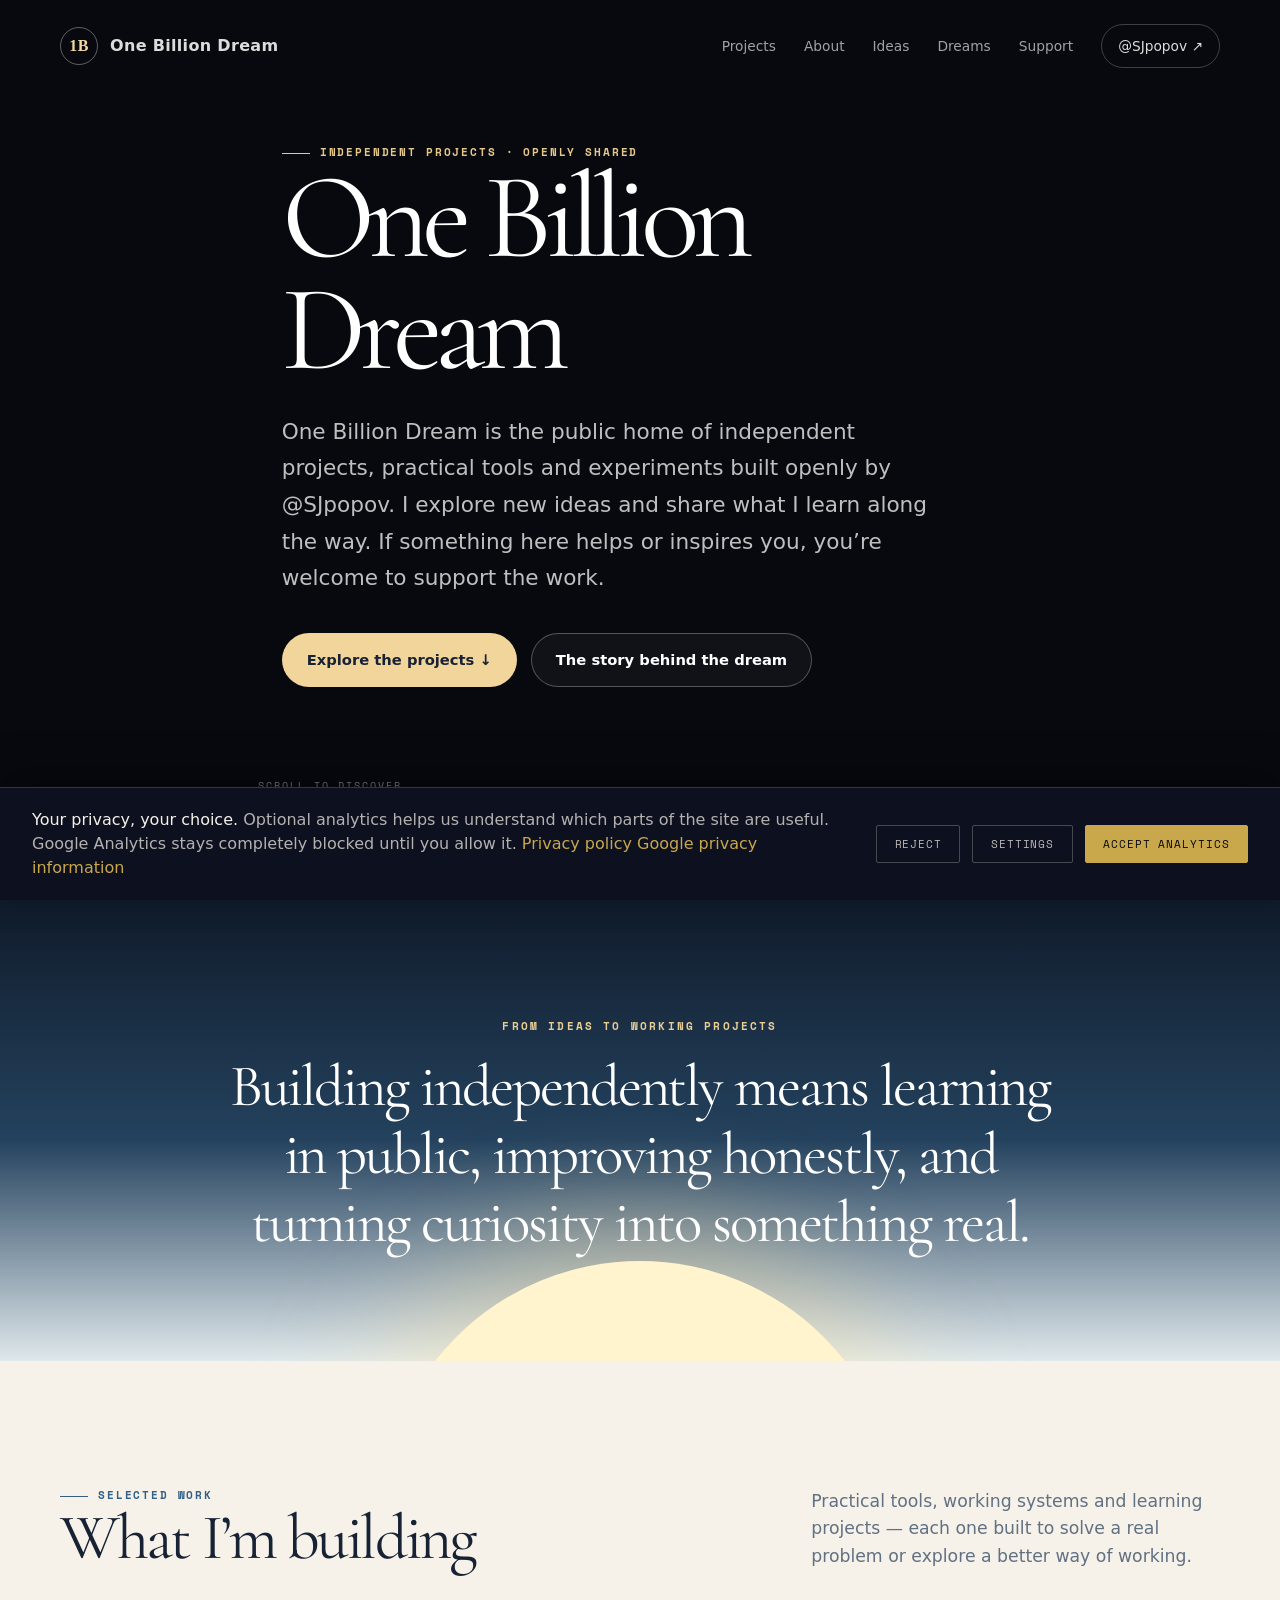
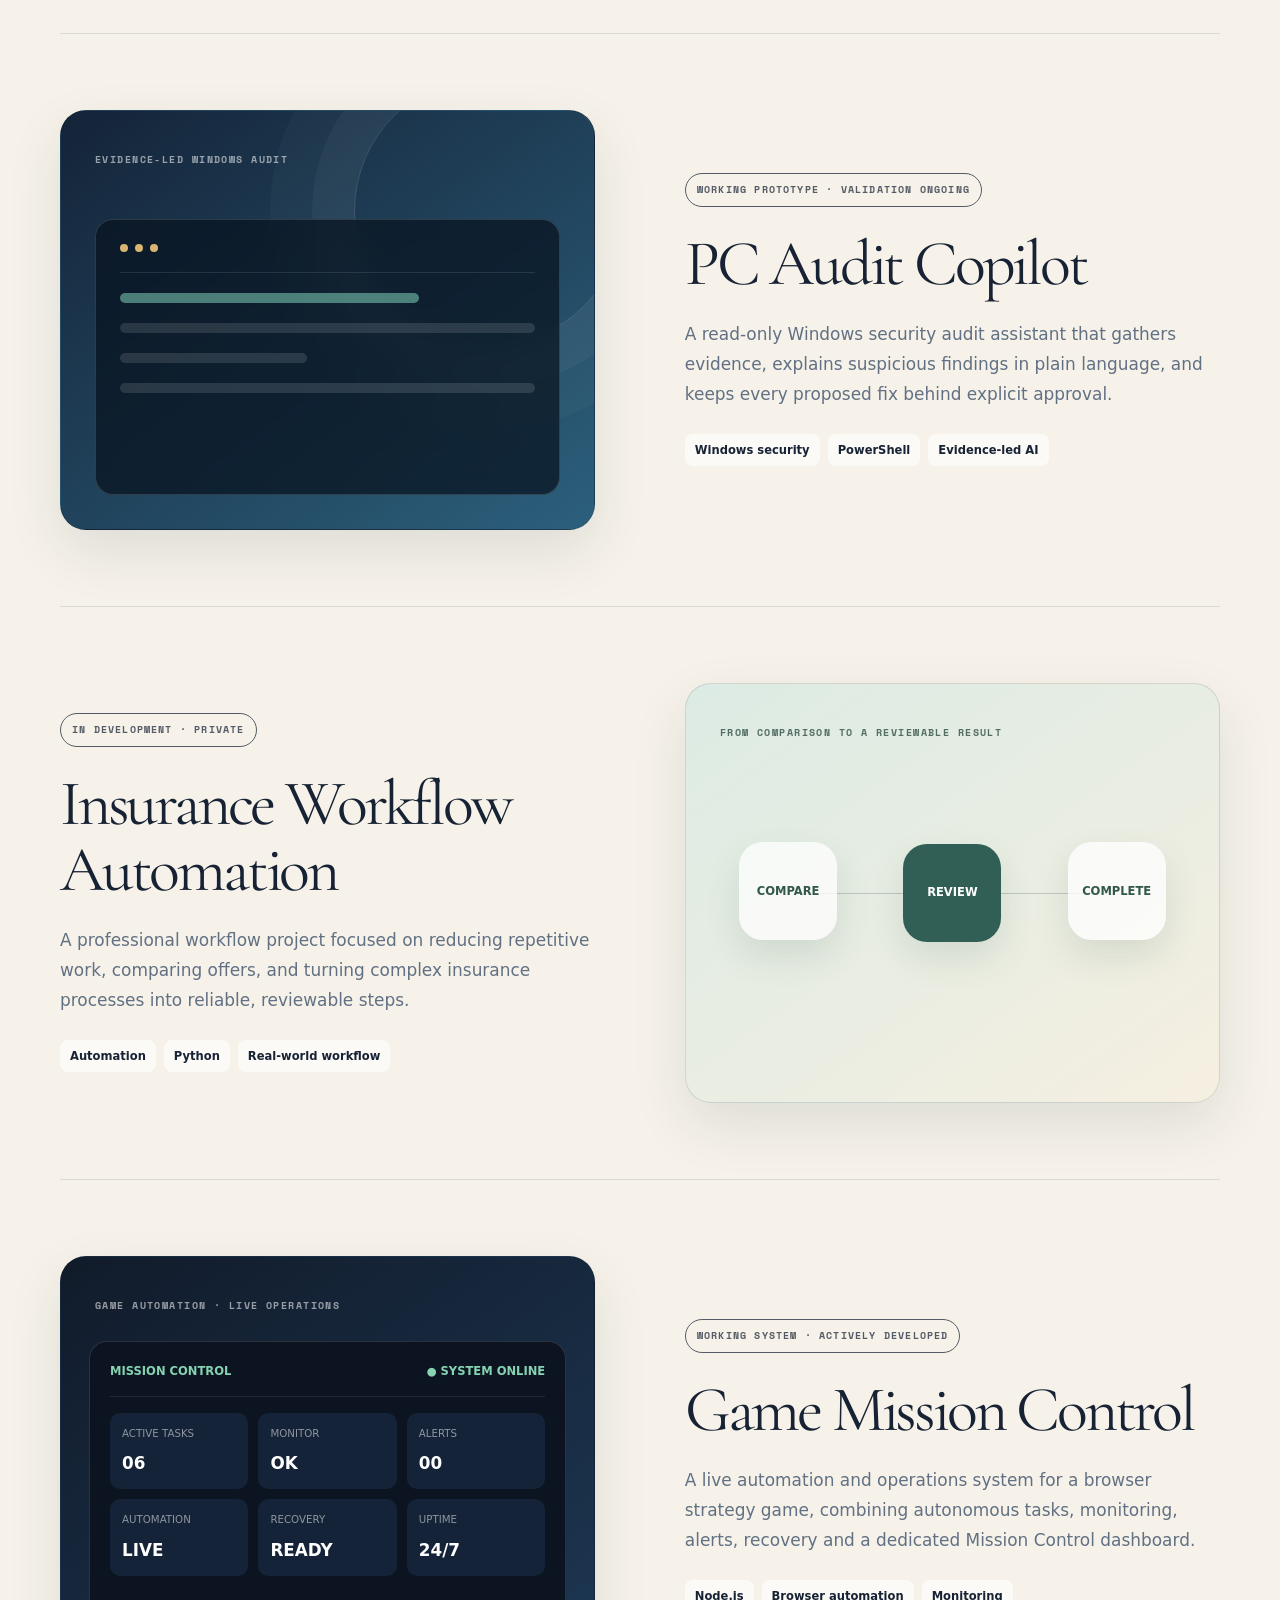
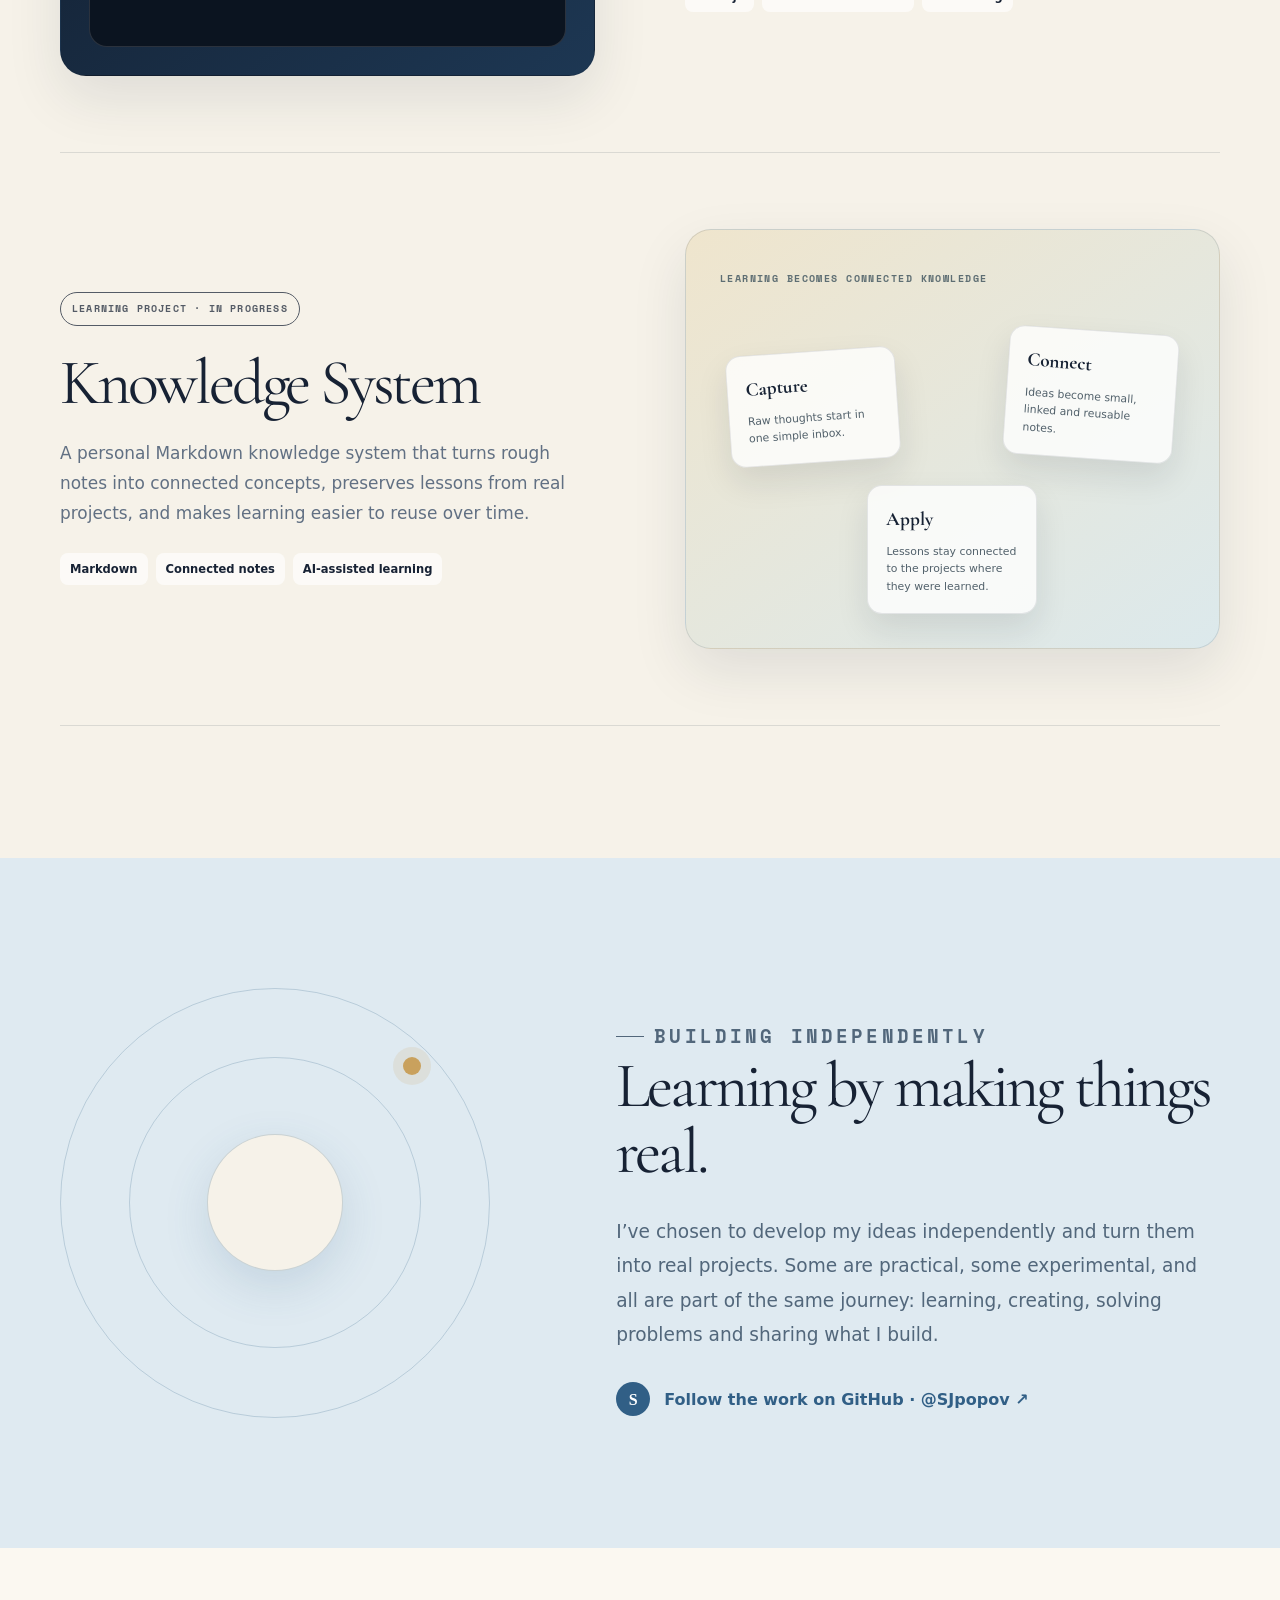
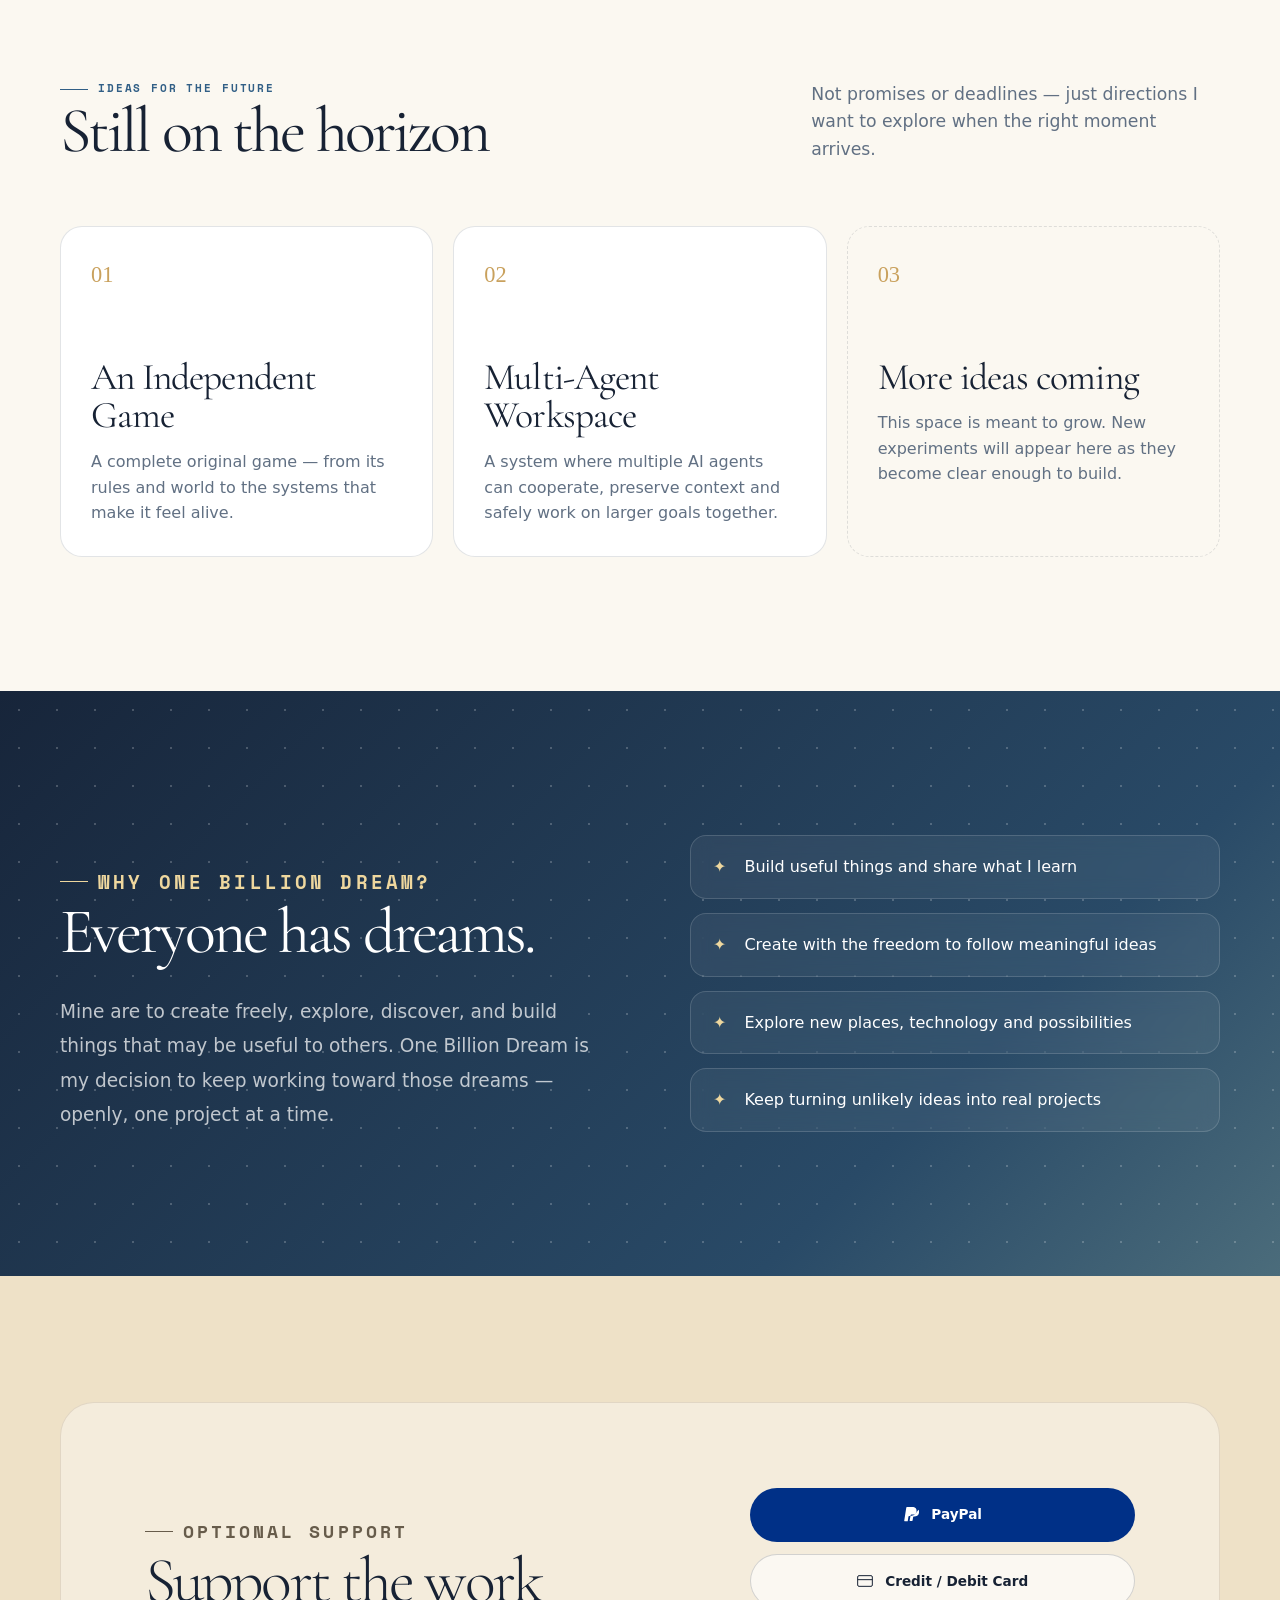
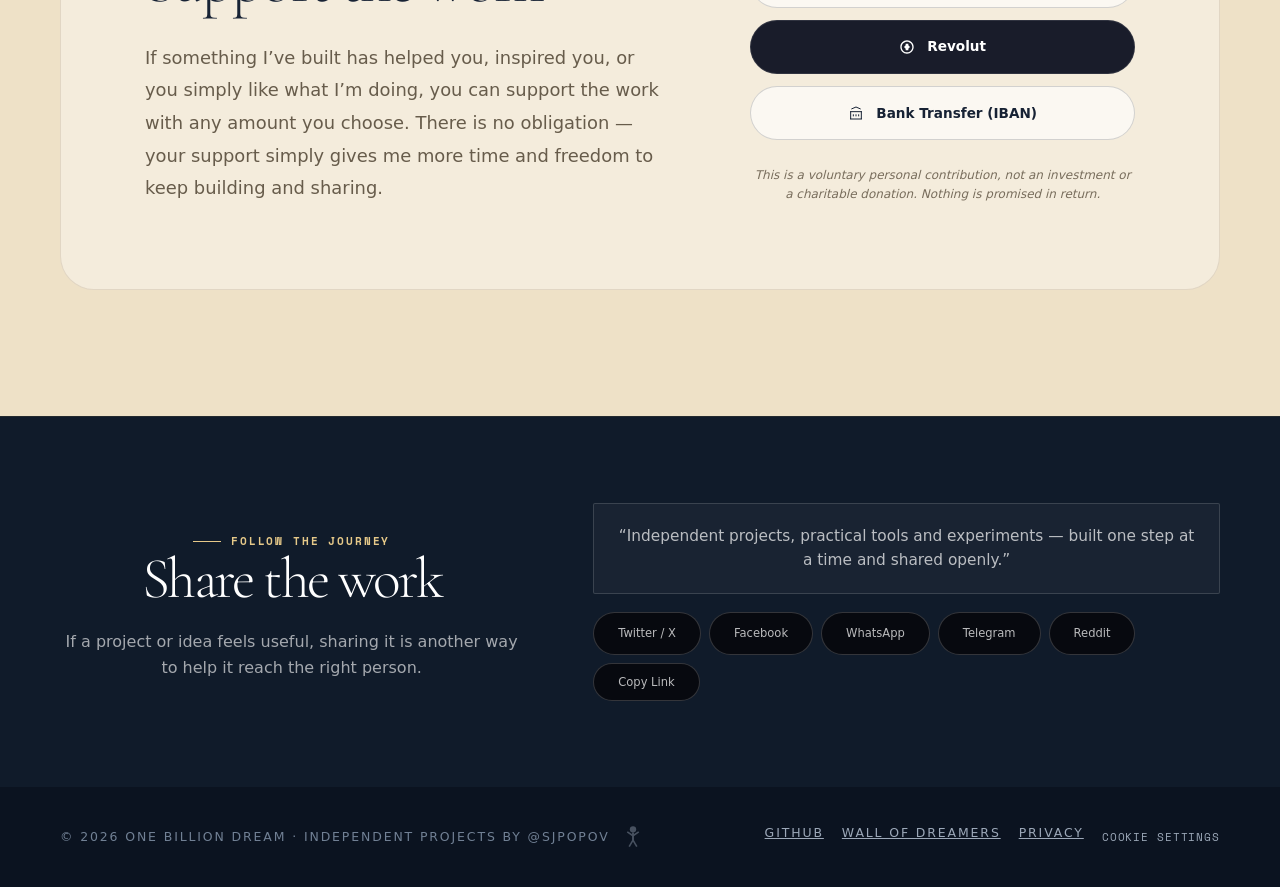
<file: index.html>
<!DOCTYPE html>
<html lang="en">
<head>
<meta charset="UTF-8">
<meta name="viewport" content="width=device-width, initial-scale=1.0">

<!-- Primary SEO -->
<title>One Billion Dream — Independent Projects by @SJpopov</title>
<meta name="description" content="Independent projects, practical tools and experiments built openly by @SJpopov. Explore the work, follow the journey or support future development.">
<meta name="author" content="One Billion Dream">
<meta name="robots" content="index, follow">
<link rel="canonical" href="https://onebilliondream.com">

<!-- Open Graph (Facebook, LinkedIn, WhatsApp) -->
<meta property="og:type" content="website">
<meta property="og:url" content="https://onebilliondream.com">
<meta property="og:title" content="One Billion Dream — Independent Projects by @SJpopov">
<meta property="og:description" content="Independent projects, practical tools and experiments — built one step at a time and shared openly.">
<link rel="icon" type="image/svg+xml" href="favicon.svg">

<!-- Google Analytics is loaded only after explicit analytics consent. -->
<meta property="og:image" content="https://onebilliondream.com/og-image.png">
<meta property="og:site_name" content="One Billion Dream">
<meta property="og:locale" content="en_US">

<!-- Twitter Card -->
<meta name="twitter:card" content="summary_large_image">
<meta name="twitter:url" content="https://onebilliondream.com">
<meta name="twitter:title" content="One Billion Dream — Independent Projects by @SJpopov">
<meta name="twitter:description" content="Independent projects, practical tools and experiments — built one step at a time and shared openly.">
<meta name="twitter:image" content="https://onebilliondream.com/og-image.png">

<!-- Structured Data (JSON-LD) -->
<script type="application/ld+json">
{
  "@context": "https://schema.org",
  "@type": "WebSite",
  "name": "One Billion Dream",
  "alternateName": ["onebilliondream", "OneBillionDream", "one billion dream"],
  "url": "https://onebilliondream.com",
  "description": "Independent projects, practical tools and experiments built openly by @SJpopov.",
  "sameAs": [
    "https://github.com/SJpopov"
  ],
  "creator": {
    "@type": "Person",
    "name": "SJpopov",
    "url": "https://github.com/SJpopov"
  }
}
</script>
<link rel="preconnect" href="https://fonts.googleapis.com">
<link href="https://fonts.googleapis.com/css2?family=Cormorant+Garamond:ital,wght@0,300;0,400;1,300&family=Space+Mono:wght@400;700&family=Cinzel:wght@400;700&display=swap" rel="stylesheet">
<style>
  *, *::before, *::after { box-sizing: border-box; margin: 0; padding: 0; }
  [hidden] { display: none !important; }

  :root {
    --gold: #c9a84c;
    --gold-dim: #8a6d2f;
    --cream: #f5f0e8;
    --dark: #07090f;
    --dark2: #0d1120;
    --muted: rgba(245,240,232,0.55);
    --blue: #4a9eda;
    --blue-dim: #2c6a9a;
    --blue-glow: rgba(74,158,218,0.12);
  }

  html { scroll-behavior: smooth; }

  body {
    background: var(--dark);
    color: var(--cream);
    font-family: 'Cormorant Garamond', serif;
    font-size: 20px;
    line-height: 1.7;
    overflow-x: hidden;
  }

  /* STARS */
  #stars { position: fixed; inset: 0; z-index: 0; pointer-events: none; }
  .star {
    position: absolute;
    border-radius: 50%;
    background: white;
    animation: twinkle var(--d, 3s) ease-in-out infinite var(--delay, 0s);
    opacity: 0;
  }
  @keyframes twinkle {
    0%, 100% { opacity: 0; }
    50% { opacity: var(--peak, 0.8); }
  }

  /* LAYOUT */
  section { position: relative; z-index: 1; }

  /* HERO */
  #hero {
    min-height: 100vh;
    display: flex;
    flex-direction: column;
    align-items: center;
    justify-content: center;
    text-align: center;
    padding: 2rem;
    position: relative;
    overflow: hidden;
  }

  /* VIDEO BG (two copies cross-fade for a seamless loop) */
  .bg-video {
    position: absolute;
    inset: 0;
    width: 100%;
    height: 100%;
    object-fit: cover;
    object-position: center top;
    z-index: 0;
    opacity: 0.6;
    pointer-events: none;
    transition: opacity 1.4s linear;
  }

  #hero > *:not(.bg-video) {
    position: relative;
    z-index: 2;
  }

  .hero-eyebrow {
    font-family: 'Space Mono', monospace;
    font-size: 11px;
    letter-spacing: 0.25em;
    color: var(--gold);
    text-transform: uppercase;
    margin-bottom: 2rem;
    opacity: 0;
    animation: fadeUp 1s ease forwards 0.3s;
  }

  h1 {
    font-size: clamp(2.5rem, 8vw, 7rem);
    font-weight: 300;
    line-height: 0.95;
    letter-spacing: -0.02em;
    margin-bottom: 2.5rem;
    opacity: 0;
    animation: fadeUp 1.2s ease forwards 0.6s;
  }

  h1 em { font-style: italic; color: #4a9eda; font-family: "Cinzel", serif; display: block; }

  .hero-sub {
    font-size: clamp(1.1rem, 2.5vw, 1.4rem);
    color: var(--muted);
    max-width: 520px;
    margin-bottom: 3rem;
    opacity: 0;
    animation: fadeUp 1.2s ease forwards 0.9s;
  }

  .scroll-hint {
    font-family: 'Space Mono', monospace;
    font-size: 10px;
    letter-spacing: 0.2em;
    color: var(--gold-dim);
    text-transform: uppercase;
    text-decoration: none;
    cursor: pointer;
    position: absolute;
    bottom: 2.5rem;
    animation: bounce 2s ease-in-out infinite;
    opacity: 0;
    animation: fadeIn 1s ease forwards 2s, bounce 2s ease-in-out 3s infinite;
    transition: color 0.2s;
  }
  .scroll-hint:hover { color: var(--gold); }

  @keyframes bounce {
    0%, 100% { transform: translateY(0); }
    50% { transform: translateY(6px); }
  }

  @keyframes fadeUp {
    from { opacity: 0; transform: translateY(24px); }
    to { opacity: 1; transform: translateY(0); }
  }

  @keyframes fadeIn {
    to { opacity: 1; }
  }

  /* COUNTER SECTION */
  #counter-section {
    background: #111827;
    border-top: 1px solid rgba(74,158,218,0.2);
    border-bottom: 1px solid rgba(74,158,218,0.2);
    padding: 4rem 2rem;
    text-align: center;
  }

  .counter-label {
    font-family: 'Space Mono', monospace;
    font-size: 11px;
    letter-spacing: 0.2em;
    color: var(--gold-dim);
    text-transform: uppercase;
    margin-bottom: 1rem;
  }

  .counter-number {
    font-size: clamp(3rem, 8vw, 6rem);
    font-weight: 300;
    color: var(--gold);
    line-height: 1;
    margin-bottom: 0.5rem;
    font-variant-numeric: tabular-nums;
  }

  .counter-sub {
    font-size: 1rem;
    color: var(--muted);
    margin-bottom: 2.5rem;
  }

  .math-row {
    display: flex;
    justify-content: center;
    align-items: center;
    gap: 1rem;
    flex-wrap: wrap;
    font-family: 'Space Mono', monospace;
    font-size: 13px;
    color: var(--muted);
  }

  .math-pill {
    background: rgba(201,168,76,0.08);
    border: 1px solid rgba(201,168,76,0.2);
    border-radius: 2px;
    padding: 0.5rem 1rem;
    color: var(--cream);
    font-size: 12px;
  }

  .math-x { color: var(--gold); font-size: 16px; }

  /* STORY */
  #story {
    max-width: 680px;
    margin: 0 auto;
    padding: 6rem 2rem;
  }

  .section-tag {
    font-family: 'Space Mono', monospace;
    font-size: 10px;
    letter-spacing: 0.25em;
    color: var(--gold-dim);
    text-transform: uppercase;
    margin-bottom: 2rem;
  }

  #story h2 {
    font-size: clamp(2rem, 4vw, 2.8rem);
    font-weight: 300;
    line-height: 1.2;
    margin-bottom: 2rem;
  }

  #story h2 em { font-style: italic; color: var(--gold); }
  .story-link {
    color: var(--blue);
    text-decoration: none;
    border-bottom: 1px solid rgba(74,158,218,0.3);
    transition: border-color 0.2s;
  }
  .story-link:hover { border-color: rgba(74,158,218,0.8); }

  #story p {
    color: rgba(245,240,232,0.75);
    margin-bottom: 1.5rem;
    font-size: 1.15rem;
  }

  #story p strong {
    color: var(--cream);
    font-weight: 400;
  }

  .dreams-list {
    list-style: none;
    margin: 2.5rem 0;
    border-left: 1px solid rgba(201,168,76,0.3);
    padding-left: 2rem;
  }

  .dreams-list li {
    color: rgba(245,240,232,0.75);
    font-size: 1.15rem;
    padding: 0.4rem 0;
    position: relative;
  }

  .dreams-list li::before {
    content: '—';
    color: var(--gold-dim);
    position: absolute;
    left: -1.6rem;
    font-family: 'Space Mono', monospace;
  }

  /* WHAT I'LL DO */
  #whatfor {
    background: #111827;
    border-top: 1px solid rgba(74,158,218,0.12);
    padding: 6rem 2rem;
    text-align: center;
  }

  #whatfor h2 {
    font-size: clamp(2rem, 4vw, 2.8rem);
    font-weight: 300;
    margin-bottom: 0.75rem;
  }

  #whatfor h2 em { font-style: italic; color: var(--gold); }

  .whatfor-note {
    font-size: 1rem;
    color: var(--muted);
    margin-bottom: 3rem;
    font-style: italic;
  }

  .whatfor-grid {
    display: grid;
    grid-template-columns: repeat(auto-fit, minmax(200px, 1fr));
    gap: 1.5rem;
    max-width: 900px;
    margin: 0 auto;
  }

  .whatfor-card {
    background: rgba(201,168,76,0.04);
    border: 1px solid rgba(201,168,76,0.12);
    border-radius: 2px;
    padding: 1.75rem 1.5rem;
    text-align: left;
    transition: border-color 0.3s, background 0.3s;
  }

  .whatfor-card:hover {
    background: rgba(201,168,76,0.08);
    border-color: rgba(201,168,76,0.28);
  }

  .whatfor-card .icon {
    font-size: 1.5rem;
    margin-bottom: 1rem;
    display: block;
  }

  .whatfor-card h3 {
    font-size: 1.1rem;
    font-weight: 400;
    color: var(--cream);
    margin-bottom: 0.4rem;
  }

  .whatfor-card p {
    font-size: 0.9rem;
    color: var(--muted);
    line-height: 1.5;
  }

  /* DONATE */
  #donate {
    max-width: 680px;
    margin: 0 auto;
    padding: 2rem 2rem 6rem;
    text-align: center;
    scroll-margin-top: 20px;
  }

  #donate h2 {
    font-size: clamp(2rem, 4vw, 2.8rem);
    font-weight: 300;
    margin-bottom: 0.75rem;
  }

  #donate h2 em { font-style: italic; color: var(--gold); }

  .donate-sub {
    font-size: 1rem;
    color: var(--muted);
    margin-bottom: 3rem;
  }

  .donate-methods {
    display: flex;
    flex-direction: column;
    gap: 1rem;
    margin-bottom: 2rem;
  }

  .donate-btn {
    display: flex;
    align-items: center;
    justify-content: center;
    gap: 0.75rem;
    padding: 1rem 1.5rem;
    border-radius: 2px;
    font-family: 'Space Mono', monospace;
    font-size: 12px;
    letter-spacing: 0.05em;
    cursor: pointer;
    text-decoration: none;
    border: none;
    transition: all 0.2s;
    width: 100%;
  }

  .btn-paypal {
    background: #003087;
    color: #fff;
  }
  .btn-paypal:hover { background: #002069; }

  .btn-card {
    background: rgba(245,240,232,0.06);
    color: var(--cream);
    border: 1px solid rgba(245,240,232,0.15);
  }
  .btn-card:hover { background: rgba(245,240,232,0.12); }

  .btn-revolut {
    background: #191c2a;
    color: #fff;
    border: 1px solid rgba(255,255,255,0.1);
  }
  .btn-revolut:hover { background: #0f1118; }

  .btn-crypto {
    background: #f7931a;
    color: #fff;
  }
  .btn-crypto:hover { background: #d97d12; }

  .btn-bank {
    background: var(--dark);
    color: var(--cream);
    border: 1px solid rgba(201,168,76,0.25);
  }
  .btn-bank:hover { background: rgba(201,168,76,0.08); }
  .donate-fine {
    font-size: 0.85rem;
    color: var(--muted);
    font-style: italic;
  }

  /* BANK MODAL */
  .modal-overlay {
    display: none;
    position: fixed;
    inset: 0;
    background: rgba(7,9,15,0.9);
    z-index: 100;
    align-items: center;
    justify-content: center;
    padding: 2rem;
  }
  .modal-overlay.open { display: flex; }

  .modal {
    background: var(--dark);
    border: 1px solid rgba(201,168,76,0.2);
    border-radius: 2px;
    padding: 2.5rem;
    max-width: 480px;
    width: 100%;
    position: relative;
  }

  .modal h3 {
    font-size: 1.5rem;
    font-weight: 300;
    margin-bottom: 1.5rem;
    color: var(--gold);
  }

  .modal-row {
    display: flex;
    justify-content: space-between;
    border-bottom: 1px solid rgba(245,240,232,0.08);
    padding: 0.6rem 0;
    font-size: 0.95rem;
  }

  .modal-row span:first-child {
    font-family: 'Space Mono', monospace;
    font-size: 10px;
    letter-spacing: 0.1em;
    color: var(--muted);
    text-transform: uppercase;
    align-self: center;
  }

  .modal-row span:last-child {
    color: var(--cream);
    text-align: right;
  }

  .modal-close {
    position: absolute;
    top: 1rem;
    right: 1.25rem;
    background: none;
    border: none;
    color: var(--muted);
    font-size: 1.5rem;
    cursor: pointer;
    line-height: 1;
  }

  .modal-close:hover { color: var(--cream); }

  /* SHARE */
  #share {
    background: var(--dark2);
    border-top: 1px solid rgba(201,168,76,0.1);
    padding: 5rem 2rem;
    text-align: center;
  }

  #share h2 {
    font-size: clamp(1.8rem, 4vw, 2.5rem);
    font-weight: 300;
    margin-bottom: 0.75rem;
  }

  #share h2 em { font-style: italic; color: var(--gold); }

  .share-sub {
    font-size: 1rem;
    color: var(--muted);
    margin-bottom: 2.5rem;
  }

  .share-text-box {
    background: rgba(245,240,232,0.04);
    border: 1px solid rgba(201,168,76,0.15);
    border-radius: 2px;
    padding: 1.25rem 1.5rem;
    font-size: 1rem;
    color: rgba(245,240,232,0.7);
    font-style: italic;
    max-width: 540px;
    margin: 0 auto 2rem;
    line-height: 1.6;
  }

  .share-btns {
    display: flex;
    justify-content: center;
    gap: 1rem;
    flex-wrap: wrap;
  }

  .share-btn {
    background: var(--dark);
    border: 1px solid rgba(201,168,76,0.3);
    color: var(--cream);
    font-family: 'Space Mono', monospace;
    font-size: 11px;
    letter-spacing: 0.1em;
    text-transform: uppercase;
    padding: 0.7rem 1.5rem;
    border-radius: 2px;
    cursor: pointer;
    text-decoration: none;
    transition: all 0.2s;
    display: inline-block;
  }

  .share-btn:hover {
    background: var(--gold);
    border-color: var(--gold);
    color: var(--dark);
  }

  .hero-cta {
    display: inline-block;
    font-family: 'Space Mono', monospace;
    font-size: 13px;
    letter-spacing: 0.15em;
    text-transform: uppercase;
    text-decoration: none;
    color: var(--dark);
    background: var(--gold);
    border: 1px solid var(--gold);
    padding: 1rem 2.5rem;
    border-radius: 2px;
    margin-bottom: 3rem;
    opacity: 0;
    animation: fadeUp 1.2s ease forwards 1.1s;
    transition: background 0.2s, color 0.2s, transform 0.2s;
  }

  .hero-cta:hover {
    background: var(--dark);
    color: var(--gold);
    transform: translateY(-2px);
  }

  /* PRIVACY CONTROLS */
  .consent-banner {
    position: fixed;
    bottom: 0;
    left: 0;
    right: 0;
    z-index: 200;
    display: flex;
    align-items: center;
    justify-content: space-between;
    gap: 1.5rem;
    flex-wrap: wrap;
    padding: 1.25rem 2rem;
    background: rgba(13,17,32,0.98);
    border-top: 1px solid rgba(201,168,76,0.25);
    box-shadow: 0 -12px 40px rgba(0,0,0,0.35);
  }

  .consent-copy {
    flex: 1;
    min-width: 240px;
    font-size: 1rem;
    color: rgba(245,240,232,0.72);
    line-height: 1.5;
  }

  .consent-copy strong {
    color: var(--cream);
    font-weight: 400;
  }

  .consent-copy a {
    color: var(--gold);
    text-decoration: none;
  }

  .consent-actions {
    display: flex;
    align-items: center;
    gap: 0.75rem;
    flex-wrap: wrap;
  }

  .consent-btn,
  .cookie-settings-link {
    border-radius: 2px;
    font-family: 'Space Mono', monospace;
    font-size: 11px;
    letter-spacing: 0.08em;
    text-transform: uppercase;
    cursor: pointer;
    transition: all 0.2s;
  }

  .consent-btn {
    padding: 0.65rem 1.1rem;
  }

  .consent-btn-primary {
    background: var(--gold);
    border: 1px solid var(--gold);
    color: var(--dark);
  }

  .consent-btn-secondary {
    background: transparent;
    border: 1px solid rgba(245,240,232,0.25);
    color: rgba(245,240,232,0.75);
  }

  .consent-btn:hover,
  .consent-btn:focus-visible {
    border-color: var(--gold);
    outline: none;
  }

  .consent-overlay {
    position: fixed;
    inset: 0;
    z-index: 210;
    display: flex;
    align-items: center;
    justify-content: center;
    padding: 1.5rem;
    background: rgba(3,5,10,0.88);
  }

  .consent-panel {
    position: relative;
    width: min(560px, 100%);
    max-height: 90vh;
    overflow-y: auto;
    padding: 2rem;
    background: var(--dark2);
    border: 1px solid rgba(201,168,76,0.3);
    border-radius: 3px;
    box-shadow: 0 24px 80px rgba(0,0,0,0.55);
  }

  .consent-panel h2 {
    margin-bottom: 0.5rem;
    color: var(--cream);
    font-size: 1.8rem;
    font-weight: 300;
  }

  .consent-panel-intro {
    margin-bottom: 1.5rem;
    color: var(--muted);
    font-size: 1rem;
  }

  .consent-option {
    display: flex;
    align-items: flex-start;
    justify-content: space-between;
    gap: 1.5rem;
    padding: 1rem 0;
    border-top: 1px solid rgba(245,240,232,0.08);
  }

  .consent-option h3 {
    color: var(--cream);
    font-family: 'Space Mono', monospace;
    font-size: 11px;
    font-weight: 400;
    letter-spacing: 0.08em;
    text-transform: uppercase;
  }

  .consent-option p {
    margin-top: 0.35rem;
    color: var(--muted);
    font-size: 0.9rem;
    line-height: 1.45;
  }

  .consent-option input {
    width: 20px;
    height: 20px;
    margin-top: 0.2rem;
    flex: 0 0 auto;
    accent-color: var(--gold);
  }

  .consent-option-status {
    flex: 0 0 auto;
    color: var(--gold);
    font-family: 'Space Mono', monospace;
    font-size: 10px;
    letter-spacing: 0.08em;
    text-transform: uppercase;
  }

  .consent-panel-actions {
    display: flex;
    justify-content: flex-end;
    gap: 0.75rem;
    margin-top: 1.5rem;
    flex-wrap: wrap;
  }

  .cookie-settings-link {
    padding: 0;
    background: transparent;
    border: 0;
    color: rgba(245,240,232,0.35);
  }

  .cookie-settings-link:hover,
  .cookie-settings-link:focus-visible {
    color: var(--gold);
    outline: none;
  }

  /* FOOTER */
  footer {
    text-align: center;
    padding: 2.5rem;
    font-family: 'Space Mono', monospace;
    font-size: 10px;
    letter-spacing: 0.15em;
    color: rgba(245,240,232,0.2);
    text-transform: uppercase;
    position: relative;
    z-index: 1;
  }

  /* DIVIDER */
  .divider {
    width: 40px;
    height: 1px;
    background: rgba(201,168,76,0.3);
    margin: 0 auto 2rem;
  }

  @media (max-width: 600px) {
    .math-row { gap: 0.5rem; }
    .math-pill { font-size: 10px; padding: 0.4rem 0.7rem; }
    .whatfor-grid { grid-template-columns: 1fr 1fr; }

    body { font-size: 18px; }

    h1 { font-size: clamp(3.2rem, 16vw, 5rem); }

    #hero { padding: 1.5rem; }
    .hero-eyebrow { font-size: 11px; margin-bottom: 1.2rem; }
    .hero-sub { font-size: 1.15rem; margin-bottom: 2rem; }
    .hero-cta { padding: 1rem 2rem; font-size: 13px; }

    #story { padding: 4rem 1.5rem; }
    #story h2 { font-size: 2.2rem; }
    #story p { font-size: 1.1rem; }
    .dreams-list li { font-size: 1.1rem; }

    #counter-section { padding: 3rem 1.5rem; }
    .counter-number { font-size: clamp(2.5rem, 10vw, 4rem); }

    #whatfor { padding: 4rem 1.5rem; }
    #whatfor h2 { font-size: 2.2rem; }
    .whatfor-grid { grid-template-columns: 1fr; }
    .whatfor-card h3 { font-size: 1.15rem; }
    .whatfor-card p { font-size: 1rem; }

    #donate { padding: 2rem 1.5rem 4rem; }
    #donate h2 { font-size: 2.2rem; }
    .donate-sub { font-size: 1rem; }
    .donate-btn { font-size: 13px; padding: 1rem 1rem; }

    #share { padding: 3rem 1.5rem; }
    #share h2 { font-size: 2rem; }
    .share-sub { font-size: 1rem; }
    .share-btns { gap: 0.5rem; }
    .share-btn { font-size: 11px; padding: 0.7rem 1rem; }
    .share-text-box { font-size: 1rem; }
    .consent-banner { align-items: stretch; padding: 1rem; }
    .consent-actions { display: grid; grid-template-columns: 1fr 1fr; width: 100%; }
    .consent-actions .consent-btn-primary { grid-column: 1 / -1; }
    .consent-btn { width: 100%; }
    .consent-panel { padding: 1.5rem; }
    .consent-panel-actions { display: grid; grid-template-columns: 1fr; }

    .section-tag { font-size: 11px; }

    .modal { padding: 1.5rem; margin: 1rem; }
    .modal h3 { font-size: 1.4rem; }
    .modal-row { flex-direction: column; gap: 0.3rem; padding: 0.5rem 0; }
    .modal-row span:first-child { font-size: 11px; }
    .modal-row span:last-child { text-align: left; font-size: 0.95rem; }
  }

  /* Respect users who prefer less motion (accessibility) */
  @media (prefers-reduced-motion: reduce) {
    *, *::before, *::after {
      animation-duration: 0.01ms !important;
      animation-iteration-count: 1 !important;
      transition-duration: 0.01ms !important;
    }
    html { scroll-behavior: auto; }
  }
</style>
<link rel="stylesheet" href="/site.css">
</head>
<body>

<div id="stars" aria-hidden="true"></div>

<header class="site-nav">
  <div class="shell nav-inner">
    <a class="brand" href="#top" aria-label="One Billion Dream home">
      <span class="brand-mark">1B</span>
      <span>One Billion Dream</span>
    </a>
    <nav class="nav-links" aria-label="Main navigation">
      <a href="#projects">Projects</a>
      <a href="#about">About</a>
      <a href="#ideas">Ideas</a>
      <a href="#dreams">Dreams</a>
      <a href="#donate">Support</a>
      <a class="nav-github" href="https://github.com/SJpopov" target="_blank" rel="noopener noreferrer">@SJpopov ↗</a>
    </nav>
  </div>
</header>

<main class="site-main">
  <section id="hero">
    <video id="hero-video" class="bg-video" autoplay muted playsinline aria-hidden="true" tabindex="-1">
      <source src="857251-hd_1620_1080_25fps.mp4#t=0.001" type="video/mp4">
    </video>
    <video id="hero-video-b" class="bg-video" muted playsinline preload="auto" aria-hidden="true" tabindex="-1" style="opacity:0;">
      <source src="857251-hd_1620_1080_25fps.mp4#t=0.001" type="video/mp4">
    </video>
    <div class="hero-content" id="top">
      <div class="hero-copy">
        <p class="eyebrow">Independent projects · openly shared</p>
        <h1>One Billion Dream</h1>
        <p class="hero-lede">One Billion Dream is the public home of independent projects, practical tools and experiments built openly by @SJpopov. I explore new ideas and share what I learn along the way. If something here helps or inspires you, you’re welcome to support the work.</p>
        <div class="hero-actions">
          <a class="site-button site-button-primary" href="#projects">Explore the projects ↓</a>
          <a class="site-button site-button-secondary" href="#dreams">The story behind the dream</a>
        </div>
      </div>
    </div>
    <a href="#introduction" class="scroll-hint">Scroll to discover</a>
  </section>

  <section class="dawn" id="introduction" aria-label="Introduction">
    <div class="shell dawn-quote">
      <span>From ideas to working projects</span>
      <p>Building independently means learning in public, improving honestly, and turning curiosity into something real.</p>
    </div>
  </section>

  <section id="projects">
    <div class="shell">
      <div class="section-head">
        <div>
          <p class="eyebrow">Selected work</p>
          <h2>What I’m building</h2>
        </div>
        <p>Practical tools, working systems and learning projects — each one built to solve a real problem or explore a better way of working.</p>
      </div>

      <div class="project-stack">
        <article class="project-story" id="pc-audit-copilot">
          <div class="project-visual audit-visual" aria-label="Conceptual PC Audit Copilot report preview">
            <span class="visual-label">Evidence-led Windows audit</span>
            <div class="audit-radar"></div>
            <div class="audit-window">
              <div class="window-top"><i></i><i></i><i></i></div>
              <div class="audit-line good"></div><div class="audit-line"></div><div class="audit-line short"></div><div class="audit-line"></div>
            </div>
          </div>
          <div class="project-copy">
            <span class="status">Working prototype · validation ongoing</span>
            <h3>PC Audit Copilot</h3>
            <p>A read-only Windows security audit assistant that gathers evidence, explains suspicious findings in plain language, and keeps every proposed fix behind explicit approval.</p>
            <div class="card-meta"><span>Windows security</span><span>PowerShell</span><span>Evidence-led AI</span></div>
          </div>
        </article>

        <article class="project-story reverse" id="insurance-workflow-automation">
          <div class="project-visual workflow-visual" aria-label="Conceptual insurance workflow diagram">
            <span class="visual-label">From comparison to a reviewable result</span>
            <div class="flow-line"></div>
            <div class="flow-node one">COMPARE</div><div class="flow-node two">REVIEW</div><div class="flow-node three">COMPLETE</div>
          </div>
          <div class="project-copy">
            <span class="status">In development · private</span>
            <h3>Insurance Workflow Automation</h3>
            <p>A professional workflow project focused on reducing repetitive work, comparing offers, and turning complex insurance processes into reliable, reviewable steps.</p>
            <div class="card-meta"><span>Automation</span><span>Python</span><span>Real-world workflow</span></div>
          </div>
        </article>

        <article class="project-story" id="game-mission-control">
          <div class="project-visual mission-visual" aria-label="Conceptual Game Mission Control dashboard">
            <span class="visual-label">Game automation · live operations</span>
            <div class="mission-screen">
              <div class="mission-status"><span>MISSION CONTROL</span><span>● SYSTEM ONLINE</span></div>
              <div class="mission-grid">
                <div class="mission-metric">ACTIVE TASKS<strong>06</strong></div><div class="mission-metric">MONITOR<strong>OK</strong></div><div class="mission-metric">ALERTS<strong>00</strong></div>
                <div class="mission-metric">AUTOMATION<strong>LIVE</strong></div><div class="mission-metric">RECOVERY<strong>READY</strong></div><div class="mission-metric">UPTIME<strong>24/7</strong></div>
              </div>
            </div>
          </div>
          <div class="project-copy">
            <span class="status">Working system · actively developed</span>
            <h3>Game Mission Control</h3>
            <p>A live automation and operations system for a browser strategy game, combining autonomous tasks, monitoring, alerts, recovery and a dedicated Mission Control dashboard.</p>
            <div class="card-meta"><span>Node.js</span><span>Browser automation</span><span>Monitoring</span></div>
          </div>
        </article>

        <article class="project-story reverse" id="knowledge-system">
          <div class="project-visual knowledge-visual" aria-label="Conceptual connected knowledge notes">
            <span class="visual-label">Learning becomes connected knowledge</span>
            <div class="note-card a"><strong>Capture</strong>Raw thoughts start in one simple inbox.</div>
            <div class="note-card b"><strong>Connect</strong>Ideas become small, linked and reusable notes.</div>
            <div class="note-card c"><strong>Apply</strong>Lessons stay connected to the projects where they were learned.</div>
          </div>
          <div class="project-copy">
            <span class="status">Learning project · in progress</span>
            <h3>Knowledge System</h3>
            <p data-nosnippet>A personal Markdown knowledge system that turns rough notes into connected concepts, preserves lessons from real projects, and makes learning easier to reuse over time.</p>
            <div class="card-meta"><span>Markdown</span><span>Connected notes</span><span>AI-assisted learning</span></div>
          </div>
        </article>
      </div>
    </div>
  </section>

  <section id="about">
    <div class="shell about-grid">
      <div class="orbit-art" aria-hidden="true"><span class="orbit-dot"></span></div>
      <div class="about-copy">
        <p class="eyebrow">Building independently</p>
        <h2>Learning by making things real.</h2>
        <p>I’ve chosen to develop my ideas independently and turn them into real projects. Some are practical, some experimental, and all are part of the same journey: learning, creating, solving problems and sharing what I build.</p>
        <a class="signature" href="https://github.com/SJpopov" target="_blank" rel="noopener noreferrer"><span class="mini-mark">S</span> Follow the work on GitHub · @SJpopov ↗</a>
      </div>
    </div>
  </section>

  <section id="ideas">
    <div class="shell">
      <div class="section-head">
        <div>
          <p class="eyebrow">Ideas for the future</p>
          <h2>Still on the horizon</h2>
        </div>
        <p>Not promises or deadlines — just directions I want to explore when the right moment arrives.</p>
      </div>
      <div class="idea-grid">
        <article class="idea-card"><span class="idea-number">01</span><h3>An Independent Game</h3><p>A complete original game — from its rules and world to the systems that make it feel alive.</p></article>
        <article class="idea-card"><span class="idea-number">02</span><h3>Multi-Agent Workspace</h3><p>A system where multiple AI agents can cooperate, preserve context and safely work on larger goals together.</p></article>
        <article class="idea-card ghost"><span class="idea-number">03</span><h3>More ideas coming</h3><p>This space is meant to grow. New experiments will appear here as they become clear enough to build.</p></article>
      </div>
    </div>
  </section>

  <section id="dreams">
    <div class="shell dreams-grid">
      <div class="dreams-copy">
        <p class="eyebrow">Why One Billion Dream?</p>
        <h2>Everyone has dreams.</h2>
        <p>Mine are to create freely, explore, discover, and build things that may be useful to others. One Billion Dream is my decision to keep working toward those dreams — openly, one project at a time.</p>
      </div>
      <div class="dream-list" aria-label="Dreams">
        <div class="dream-item"><i>✦</i><span>Build useful things and share what I learn</span></div>
        <div class="dream-item"><i>✦</i><span>Create with the freedom to follow meaningful ideas</span></div>
        <div class="dream-item"><i>✦</i><span>Explore new places, technology and possibilities</span></div>
        <div class="dream-item"><i>✦</i><span>Keep turning unlikely ideas into real projects</span></div>
      </div>
    </div>
  </section>

<!-- DONATE -->
<section id="donate">
  <div class="shell support-panel">
    <div class="support-copy">
      <p class="eyebrow">Optional support</p>
      <h2>Support the work</h2>
      <p>If something I’ve built has helped you, inspired you, or you simply like what I’m doing, you can support the work with any amount you choose. There is no obligation — your support simply gives me more time and freedom to keep building and sharing.</p>
    </div>
    <div class="donate-methods">
    <a id="paypal-btn" class="donate-btn btn-paypal" href="https://www.paypal.com/donate?hosted_button_id=8S8HPJ6H47EYA&locale.x=en_US" target="_blank" rel="noopener noreferrer">
      <svg width="16" height="16" viewBox="0 0 24 24" fill="white"><path d="M7.076 21.337H2.47a.641.641 0 0 1-.633-.74L4.944.901C5.026.382 5.474 0 5.998 0h7.46c2.57 0 4.578.543 5.69 1.81 1.01 1.15 1.304 2.42 1.012 4.287-.023.143-.047.288-.077.437-.983 5.05-4.349 6.797-8.647 6.797h-2.19c-.524 0-.968.382-1.05.9l-1.12 7.106zm14.146-14.42a3.35 3.35 0 0 0-.607-.541c-.013.076-.026.175-.041.254-.59 3.025-2.566 4.643-5.813 4.643H12.55c-.524 0-.968.382-1.05.9L10.317 18.5l-.314 1.988a.407.407 0 0 0 .403.469h3.096c.452 0 .836-.33.906-.777l.037-.193.72-4.568.046-.252a.915.915 0 0 1 .905-.777h.57c3.694 0 6.586-1.5 7.43-5.84.352-1.808.17-3.317-.894-4.381z"/></svg>
      PayPal
    </a>
    <button id="card-btn" class="donate-btn btn-card" data-open-modal="card-modal">
      <svg width="16" height="16" viewBox="0 0 24 24" fill="none" stroke="currentColor" stroke-width="1.5"><rect x="1" y="4" width="22" height="16" rx="2"/><line x1="1" y1="10" x2="23" y2="10"/></svg>
      Credit / Debit Card
    </button>
    <a id="revolut-btn" class="donate-btn btn-revolut" href="https://revolut.me/stefanjpopov" target="_blank" rel="noopener noreferrer">
      <svg width="16" height="16" viewBox="0 0 24 24" fill="white"><path d="M12 2C6.48 2 2 6.48 2 12s4.48 10 10 10 10-4.48 10-10S17.52 2 12 2zm0 18c-4.41 0-8-3.59-8-8s3.59-8 8-8 8 3.59 8 8-3.59 8-8 8z"/><path d="M10 7h4v2.5l2.5 2.5L14 14.5V17h-4v-2.5L7.5 12l2.5-2.5V7z"/></svg>
      Revolut
    </a>
    <!-- Temporarily disabled: remove only the `hidden` attribute after wallet access and networks are verified. -->
    <button id="crypto-btn" class="donate-btn btn-crypto" data-open-modal="crypto-modal" hidden>
      <svg width="16" height="16" viewBox="0 0 24 24" fill="white"><path d="M23.638 14.904c-1.602 6.43-8.113 10.34-14.542 8.736C2.67 22.05-1.244 15.525.362 9.105 1.962 2.67 8.475-1.243 14.9.358c6.43 1.605 10.342 8.115 8.738 14.548v-.002zm-6.35-4.613c.24-1.59-.974-2.45-2.64-3.03l.54-2.153-1.315-.33-.525 2.107c-.345-.087-.705-.167-1.064-.25l.526-2.127-1.32-.33-.54 2.165c-.285-.067-.565-.132-.84-.2l-1.815-.45-.35 1.407s.974.225.955.236c.535.136.63.486.615.766l-1.477 5.92c-.075.166-.24.406-.614.314.015.02-.96-.24-.96-.24l-.66 1.51 1.71.426.93.242-.54 2.19 1.32.327.54-2.17c.36.1.705.19 1.05.273l-.51 2.154 1.32.33.545-2.19c2.24.427 3.93.257 4.64-1.774.57-1.637-.03-2.58-1.217-3.196.854-.193 1.5-.76 1.68-1.93h.01zm-3.01 4.22c-.404 1.64-3.157.75-4.05.53l.72-2.9c.896.23 3.757.67 3.33 2.37zm.41-4.24c-.37 1.49-2.662.735-3.405.55l.654-2.64c.744.18 3.137.524 2.75 2.084v.006z"/></svg>
      Crypto (BTC / ETH / USDT)
    </button>
    <button class="donate-btn btn-bank" data-open-modal="bank-modal">
      <svg width="16" height="16" viewBox="0 0 24 24" fill="none" stroke="currentColor" stroke-width="1.5"><path d="M3 21h18M3 10h18M5 6l7-3 7 3M4 10v11M20 10v11M8 14v3M12 14v3M16 14v3"/></svg>
      Bank Transfer (IBAN)
    </button>
    <p class="donate-fine">This is a voluntary personal contribution, not an investment or a charitable donation. Nothing is promised in return.</p>
  </div>
  </div>
</section>

<!-- SHARE -->
<section id="share">
  <div class="shell share-layout">
    <div>
      <p class="eyebrow">Follow the journey</p>
      <h2>Share the work</h2>
      <p class="share-sub">If a project or idea feels useful, sharing it is another way to help it reach the right person.</p>
    </div>
    <div>
      <div class="share-text-box">“Independent projects, practical tools and experiments — built one step at a time and shared openly.”</div>
      <div class="share-btns">
        <a class="share-btn" id="tw-share" href="#" target="_blank" rel="noopener noreferrer" data-share-method="twitter">Twitter / X</a>
        <a class="share-btn" id="fb-share" href="#" target="_blank" rel="noopener noreferrer" data-share-method="facebook">Facebook</a>
        <a class="share-btn" id="wa-share" href="#" target="_blank" rel="noopener noreferrer" data-share-method="whatsapp">WhatsApp</a>
        <a class="share-btn" id="tg-share" href="#" target="_blank" rel="noopener noreferrer" data-share-method="telegram">Telegram</a>
        <a class="share-btn" id="rd-share" href="#" target="_blank" rel="noopener noreferrer" data-share-method="reddit">Reddit</a>
        <button id="copy-link-btn" class="share-btn">Copy Link</button>
      </div>
    </div>
  </div>
</section>
</main>

<footer>
  <div class="footer-inner">
    <span class="footer-signature">
      © 2026 One Billion Dream · Independent projects by @SJpopov
      <a class="secret-game-link" href="/play" aria-label="Open the hidden game" title="A small detour">
        <svg width="14" height="22" viewBox="0 0 22 34" aria-hidden="true">
          <circle cx="11" cy="5" r="5" fill="currentColor"/>
          <line x1="11" y1="10" x2="11" y2="22" stroke="currentColor" stroke-width="3"/>
          <line x1="11" y1="15" x2="2" y2="9" stroke="currentColor" stroke-width="2.5"/>
          <line x1="11" y1="15" x2="20" y2="9" stroke="currentColor" stroke-width="2.5"/>
          <line x1="11" y1="22" x2="5" y2="32" stroke="currentColor" stroke-width="2.5"/>
          <line x1="11" y1="22" x2="17" y2="32" stroke="currentColor" stroke-width="2.5"/>
        </svg>
      </a>
    </span>
    <div class="footer-links">
      <a href="https://github.com/SJpopov" target="_blank" rel="noopener noreferrer">GitHub</a>
      <a href="/wall-of-dreamers">Wall of Dreamers</a>
      <a href="/privacy">Privacy</a>
      <button id="cookie-settings-btn" class="cookie-settings-link" type="button">Cookie settings</button>
    </div>
  </div>
</footer>

<!-- BANK MODAL -->
<div class="modal-overlay" id="bank-modal" role="dialog" aria-modal="true" aria-labelledby="bank-modal-title">
  <div class="modal">
    <button class="modal-close" data-close-modal="bank-modal" type="button" aria-label="Close bank transfer details">×</button>
    <h3 id="bank-modal-title">Bank Transfer</h3>
    <div class="modal-row">
      <span>Account Name</span>
      <span style="display:flex;align-items:center;gap:0.5rem;">
        Stefan Popov
        <button data-copy-value="Stefan Popov" style="background:transparent;border:1px solid rgba(201,168,76,0.3);color:var(--gold-dim);font-family:'Space Mono',monospace;font-size:10px;padding:2px 8px;border-radius:2px;cursor:pointer;">COPY</button>
      </span>
    </div>
    <div class="modal-row">
      <span>IBAN</span>
      <span style="display:flex;align-items:center;gap:0.5rem;">
        LT87 3250 0447 2971 3748
        <button data-copy-value="LT873250044729713748" style="background:transparent;border:1px solid rgba(201,168,76,0.3);color:var(--gold-dim);font-family:'Space Mono',monospace;font-size:10px;padding:2px 8px;border-radius:2px;cursor:pointer;">COPY</button>
      </span>
    </div>
    <div class="modal-row">
      <span>BIC / SWIFT</span>
      <span style="display:flex;align-items:center;gap:0.5rem;">
        REVOLT21
        <button data-copy-value="REVOLT21" style="background:transparent;border:1px solid rgba(201,168,76,0.3);color:var(--gold-dim);font-family:'Space Mono',monospace;font-size:10px;padding:2px 8px;border-radius:2px;cursor:pointer;">COPY</button>
      </span>
    </div>
    <div class="modal-row">
      <span>Bank</span>
      <span style="display:flex;align-items:center;gap:0.5rem;">
        Revolut Bank UAB, Vilnius
        <button data-copy-value="Revolut Bank UAB, Konstitucijos ave. 21B, 08130, Vilnius, Lithuania" style="background:transparent;border:1px solid rgba(201,168,76,0.3);color:var(--gold-dim);font-family:'Space Mono',monospace;font-size:10px;padding:2px 8px;border-radius:2px;cursor:pointer;">COPY</button>
      </span>
    </div>
    <div class="modal-row">
      <span>Reference</span>
      <span style="display:flex;align-items:center;gap:0.5rem;">
        DREAM
        <button data-copy-value="DREAM" style="background:transparent;border:1px solid rgba(201,168,76,0.3);color:var(--gold-dim);font-family:'Space Mono',monospace;font-size:10px;padding:2px 8px;border-radius:2px;cursor:pointer;">COPY</button>
      </span>
    </div>
    <p style="margin-top:1.5rem;font-size:0.85rem;color:var(--muted);font-style:italic;">Any amount is welcome. Even $1.</p>
  </div>
</div>

<!-- CRYPTO MODAL -->
<div class="modal-overlay" id="crypto-modal" role="dialog" aria-modal="true" aria-labelledby="crypto-modal-title">
  <div class="modal" style="max-width:560px;max-height:85vh;overflow-y:auto;">
    <button class="modal-close" data-close-modal="crypto-modal" type="button" aria-label="Close crypto address details">×</button>
    <h3 id="crypto-modal-title">Crypto Addresses</h3>
    <div style="display:flex;flex-direction:column;gap:0.75rem;margin-top:0.5rem;">

      <div style="background:rgba(245,240,232,0.04);border:1px solid rgba(201,168,76,0.12);border-radius:2px;padding:0.75rem 1rem;">
        <div style="display:flex;justify-content:space-between;align-items:center;margin-bottom:0.3rem;">
          <span style="font-family:'Space Mono',monospace;font-size:10px;letter-spacing:0.15em;color:var(--gold);">BTC</span>
          <button data-copy-value="bc1q9zsep5cspgu3zeyh5hlg5tyvra59duj2wq27km" style="background:transparent;border:1px solid rgba(201,168,76,0.3);color:var(--gold-dim);font-family:'Space Mono',monospace;font-size:10px;padding:2px 8px;border-radius:2px;cursor:pointer;">COPY</button>
        </div>
        <div style="font-family:'Space Mono',monospace;font-size:0.7rem;color:var(--cream);word-break:break-all;">bc1q9zsep5cspgu3zeyh5hlg5tyvra59duj2wq27km</div>
      </div>

      <div style="background:rgba(245,240,232,0.04);border:1px solid rgba(201,168,76,0.12);border-radius:2px;padding:0.75rem 1rem;">
        <div style="display:flex;justify-content:space-between;align-items:center;margin-bottom:0.3rem;">
          <span style="font-family:'Space Mono',monospace;font-size:10px;letter-spacing:0.15em;color:var(--gold);">ETH / USDT / USDC / BNB</span>
          <button data-copy-value="0x48bbe31fa584b52b4fce3e7cae48cadfbf50a9b2" style="background:transparent;border:1px solid rgba(201,168,76,0.3);color:var(--gold-dim);font-family:'Space Mono',monospace;font-size:10px;padding:2px 8px;border-radius:2px;cursor:pointer;">COPY</button>
        </div>
        <div style="font-family:'Space Mono',monospace;font-size:0.7rem;color:var(--cream);word-break:break-all;">0x48bbe31fa584b52b4fce3e7cae48cadfbf50a9b2</div>
      </div>

      <div style="background:rgba(245,240,232,0.04);border:1px solid rgba(201,168,76,0.12);border-radius:2px;padding:0.75rem 1rem;">
        <div style="display:flex;justify-content:space-between;align-items:center;margin-bottom:0.3rem;">
          <span style="font-family:'Space Mono',monospace;font-size:10px;letter-spacing:0.15em;color:var(--gold);">SOL</span>
          <button data-copy-value="62s6iRJpHbYENpj96Nm6fncqBTygTHrSjEvUVWANcKfV" style="background:transparent;border:1px solid rgba(201,168,76,0.3);color:var(--gold-dim);font-family:'Space Mono',monospace;font-size:10px;padding:2px 8px;border-radius:2px;cursor:pointer;">COPY</button>
        </div>
        <div style="font-family:'Space Mono',monospace;font-size:0.7rem;color:var(--cream);word-break:break-all;">62s6iRJpHbYENpj96Nm6fncqBTygTHrSjEvUVWANcKfV</div>
      </div>

      <div style="background:rgba(245,240,232,0.04);border:1px solid rgba(201,168,76,0.12);border-radius:2px;padding:0.75rem 1rem;">
        <div style="display:flex;justify-content:space-between;align-items:center;margin-bottom:0.3rem;">
          <span style="font-family:'Space Mono',monospace;font-size:10px;letter-spacing:0.15em;color:var(--gold);">DOGE</span>
          <button data-copy-value="D9G7cNbGhWxocSimXNMiRCZpCeS4C5aV6p" style="background:transparent;border:1px solid rgba(201,168,76,0.3);color:var(--gold-dim);font-family:'Space Mono',monospace;font-size:10px;padding:2px 8px;border-radius:2px;cursor:pointer;">COPY</button>
        </div>
        <div style="font-family:'Space Mono',monospace;font-size:0.7rem;color:var(--cream);word-break:break-all;">D9G7cNbGhWxocSimXNMiRCZpCeS4C5aV6p</div>
      </div>

      <div style="background:rgba(245,240,232,0.04);border:1px solid rgba(201,168,76,0.12);border-radius:2px;padding:0.75rem 1rem;">
        <div style="display:flex;justify-content:space-between;align-items:center;margin-bottom:0.3rem;">
          <span style="font-family:'Space Mono',monospace;font-size:10px;letter-spacing:0.15em;color:var(--gold);">ADA</span>
          <button data-copy-value="addr1q903k5pwzhf46fjjh7dp7047t9ard89hulmpdj3jr4mj8spp7xaqmgslpxklpwjqck3rluqzrvuw59dsvcwe5rhs8dxsyhkl66" style="background:transparent;border:1px solid rgba(201,168,76,0.3);color:var(--gold-dim);font-family:'Space Mono',monospace;font-size:10px;padding:2px 8px;border-radius:2px;cursor:pointer;">COPY</button>
        </div>
        <div style="font-family:'Space Mono',monospace;font-size:0.7rem;color:var(--cream);word-break:break-all;">addr1q903k5pwzhf46fjjh7dp7047t9ard89hulmpdj3jr4mj8spp7xaqmgslpxklpwjqck3rluqzrvuw59dsvcwe5rhs8dxsyhkl66</div>
      </div>

      <div style="background:rgba(245,240,232,0.04);border:1px solid rgba(201,168,76,0.12);border-radius:2px;padding:0.75rem 1rem;">
        <div style="display:flex;justify-content:space-between;align-items:center;margin-bottom:0.3rem;">
          <span style="font-family:'Space Mono',monospace;font-size:10px;letter-spacing:0.15em;color:var(--gold);">TRX / USDT TRC20</span>
          <button data-copy-value="TKfTomhzn5n67euckht3Dz34YTrQJN2m1s" style="background:transparent;border:1px solid rgba(201,168,76,0.3);color:var(--gold-dim);font-family:'Space Mono',monospace;font-size:10px;padding:2px 8px;border-radius:2px;cursor:pointer;">COPY</button>
        </div>
        <div style="font-family:'Space Mono',monospace;font-size:0.7rem;color:var(--cream);word-break:break-all;">TKfTomhzn5n67euckht3Dz34YTrQJN2m1s</div>
      </div>

      <div style="background:rgba(245,240,232,0.04);border:1px solid rgba(201,168,76,0.12);border-radius:2px;padding:0.75rem 1rem;">
        <div style="display:flex;justify-content:space-between;align-items:center;margin-bottom:0.3rem;">
          <span style="font-family:'Space Mono',monospace;font-size:10px;letter-spacing:0.15em;color:var(--gold);">XLM</span>
          <button data-copy-value="GCW3WED6SDHAWABJNMODJN3MU5WO7XE2Q7S23VMCWZWXL7NAB23DSF3D" style="background:transparent;border:1px solid rgba(201,168,76,0.3);color:var(--gold-dim);font-family:'Space Mono',monospace;font-size:10px;padding:2px 8px;border-radius:2px;cursor:pointer;">COPY</button>
        </div>
        <div style="font-family:'Space Mono',monospace;font-size:0.7rem;color:var(--cream);word-break:break-all;">GCW3WED6SDHAWABJNMODJN3MU5WO7XE2Q7S23VMCWZWXL7NAB23DSF3D</div>
      </div>

      <div style="background:rgba(245,240,232,0.04);border:1px solid rgba(201,168,76,0.12);border-radius:2px;padding:0.75rem 1rem;">
        <div style="display:flex;justify-content:space-between;align-items:center;margin-bottom:0.3rem;">
          <span style="font-family:'Space Mono',monospace;font-size:10px;letter-spacing:0.15em;color:var(--gold);">TON</span>
          <button data-copy-value="UQDgV0oRmvWrwA2yarptc70V15C6E_83tkxtcJSkzZmXbi2T" style="background:transparent;border:1px solid rgba(201,168,76,0.3);color:var(--gold-dim);font-family:'Space Mono',monospace;font-size:10px;padding:2px 8px;border-radius:2px;cursor:pointer;">COPY</button>
        </div>
        <div style="font-family:'Space Mono',monospace;font-size:0.7rem;color:var(--cream);word-break:break-all;">UQDgV0oRmvWrwA2yarptc70V15C6E_83tkxtcJSkzZmXbi2T</div>
      </div>

      <div style="background:rgba(245,240,232,0.04);border:1px solid rgba(201,168,76,0.12);border-radius:2px;padding:0.75rem 1rem;">
        <div style="display:flex;justify-content:space-between;align-items:center;margin-bottom:0.3rem;">
          <span style="font-family:'Space Mono',monospace;font-size:10px;letter-spacing:0.15em;color:var(--gold);">LTC</span>
          <button data-copy-value="ltc1q8fu9euv8zelfuln5vc776tn7z8qwtj6sr7755w" style="background:transparent;border:1px solid rgba(201,168,76,0.3);color:var(--gold-dim);font-family:'Space Mono',monospace;font-size:10px;padding:2px 8px;border-radius:2px;cursor:pointer;">COPY</button>
        </div>
        <div style="font-family:'Space Mono',monospace;font-size:0.7rem;color:var(--cream);word-break:break-all;">ltc1q8fu9euv8zelfuln5vc776tn7z8qwtj6sr7755w</div>
      </div>

      <div style="background:rgba(245,240,232,0.04);border:1px solid rgba(201,168,76,0.12);border-radius:2px;padding:0.75rem 1rem;">
        <div style="display:flex;justify-content:space-between;align-items:center;margin-bottom:0.3rem;">
          <span style="font-family:'Space Mono',monospace;font-size:10px;letter-spacing:0.15em;color:var(--gold);">ZEC</span>
          <button data-copy-value="t1Nd9AoiQKhkBC2Boj2KQ26ChgMLidyAxgM" style="background:transparent;border:1px solid rgba(201,168,76,0.3);color:var(--gold-dim);font-family:'Space Mono',monospace;font-size:10px;padding:2px 8px;border-radius:2px;cursor:pointer;">COPY</button>
        </div>
        <div style="font-family:'Space Mono',monospace;font-size:0.7rem;color:var(--cream);word-break:break-all;">t1Nd9AoiQKhkBC2Boj2KQ26ChgMLidyAxgM</div>
      </div>

    </div>
    <p style="margin-top:1.5rem;font-size:0.85rem;color:var(--muted);font-style:italic;">Double-check the address before sending.</p>
  </div>
</div>

<!-- CARD MODAL -->
<div class="modal-overlay" id="card-modal" role="dialog" aria-modal="true" aria-labelledby="card-modal-title">
  <div class="modal">
    <button class="modal-close" data-close-modal="card-modal" type="button" aria-label="Close card payment details">×</button>
    <h3 id="card-modal-title">Pay by Card</h3>
    <p style="color:var(--muted);font-size:1rem;margin-bottom:1.5rem;">Card payments are processed via PayPal — no account needed.</p>
    <a id="card-paypal-link" href="https://www.paypal.com/donate?hosted_button_id=8S8HPJ6H47EYA&locale.x=en_US" target="_blank" rel="noopener noreferrer" class="donate-btn btn-paypal" style="text-decoration:none;display:flex;">
      Continue with Card via PayPal
    </a>
  </div>
</div>

<script>
  // Stars
  const starsEl = document.getElementById('stars');
  for (let i = 0; i < 200; i++) {
    const s = document.createElement('div');
    s.className = 'star';
    const size = Math.random() < 0.8 ? 1 : 2;
    s.style.cssText = `
      width:${size}px;height:${size}px;
      top:${Math.random()*100}%;left:${Math.random()*100}%;
      --d:${2+Math.random()*4}s;
      --delay:${Math.random()*6}s;
      --peak:${0.3+Math.random()*0.7};
    `;
    starsEl.appendChild(s);
  }

  // Glowing suns — rare large star bursts
  const sunColors = [
    { core: '#fff8e0', mid: 'rgba(255,220,100,0.18)', outer: 'rgba(255,180,60,0.06)' },
    { core: '#e8f4ff', mid: 'rgba(120,180,255,0.15)', outer: 'rgba(80,140,255,0.05)' },
    { core: '#fff5f5', mid: 'rgba(255,160,140,0.12)', outer: 'rgba(255,100,80,0.04)' },
  ];
  const sunPositions = [
    { top: '12%', left: '8%' },
    { top: '55%', left: '88%' },
    { top: '78%', left: '22%' },
    { top: '30%', left: '65%' },
  ];
  sunPositions.forEach((pos, i) => {
    const c = sunColors[i % sunColors.length];
    const el = document.createElement('div');
    el.style.cssText = `
      position:absolute;
      top:${pos.top};left:${pos.left};
      width:4px;height:4px;
      border-radius:50%;
      background:${c.core};
      box-shadow:
        0 0 8px 3px ${c.core},
        0 0 30px 12px ${c.mid},
        0 0 80px 35px ${c.outer};
      animation: sunPulse ${5+i*1.3}s ease-in-out infinite ${i*0.7}s;
      transform:translate(-50%,-50%);
    `;
    starsEl.appendChild(el);
  });

  const styleEl = document.createElement('style');
  styleEl.textContent = `
    @keyframes sunPulse {
      0%,100%{opacity:0.6;transform:translate(-50%,-50%) scale(1);}
      50%{opacity:1;transform:translate(-50%,-50%) scale(1.3);}
    }
  `;
  document.head.appendChild(styleEl);

  // Seamless video loop: near the end of the active copy, the standby copy
  // starts from 0 and the two cross-fade, hiding the visible restart jump.
  const vidA = document.getElementById('hero-video');
  const vidB = document.getElementById('hero-video-b');
  let activeVid = vidA, standbyVid = vidB;
  let videoTransitioning = false;
  const FADE = 1.4; // seconds — keep in sync with .bg-video transition

  async function crossfadeHeroVideo() {
    if (videoTransitioning) return;
    videoTransitioning = true;

    const outgoingVid = activeVid;
    const incomingVid = standbyVid;
    incomingVid.currentTime = 0;

    try {
      await incomingVid.play();
    } catch {
      // If starting the standby copy is rejected, restart the visible copy
      // instead of leaving the hero without a moving background.
      outgoingVid.currentTime = 0;
      outgoingVid.style.opacity = '1';
      outgoingVid.play().catch(() => {});
      videoTransitioning = false;
      return;
    }

    incomingVid.style.opacity = '1';
    outgoingVid.style.opacity = '0';
    activeVid = incomingVid;
    standbyVid = outgoingVid;

    setTimeout(() => {
      outgoingVid.pause();
      outgoingVid.currentTime = 0;
      videoTransitioning = false;
    }, FADE * 1000 + 100);
  }

  // Keep the proven pre-redesign polling approach. Unlike the previous
  // version, do not stop checking once a missed boundary marks the video as
  // paused/ended; a remaining time of zero still starts the crossfade.
  setInterval(() => {
    if (videoTransitioning || !activeVid.duration) return;
    if (activeVid.duration - activeVid.currentTime <= FADE) crossfadeHeroVideo();
  }, 250);

  // Pause the background video for users who prefer reduced motion
  if (window.matchMedia('(prefers-reduced-motion: reduce)').matches) {
    vidA.pause();
  }

  // Modals
  function openBankModal() {
    trackAnalyticsEvent('select_payment_method', { payment_method: 'bank_transfer' });
    document.getElementById('bank-modal').classList.add('open');
  }
  function openCryptoModal() { document.getElementById('crypto-modal').classList.add('open'); }
  function openCardModal() {
    trackAnalyticsEvent('select_payment_method', { payment_method: 'card' });
    document.getElementById('card-modal').classList.add('open');
  }
  function closeModal(id) { document.getElementById(id).classList.remove('open'); }

  // Share links
  const url = encodeURIComponent('https://onebilliondream.com');
  const txt = encodeURIComponent('Independent projects, practical tools and experiments — built one step at a time and shared openly. onebilliondream.com');
  document.getElementById('tw-share').href = `https://twitter.com/intent/tweet?text=${txt}&url=${url}`;
  document.getElementById('fb-share').href = `https://www.facebook.com/sharer/sharer.php?u=${url}`;
  document.getElementById('wa-share').href = `https://wa.me/?text=${txt}%20${url}`;
  document.getElementById('tg-share').href = `https://t.me/share/url?url=${url}&text=${txt}`;
  document.getElementById('rd-share').href = `https://www.reddit.com/submit?url=${url}&title=${txt}`;

  document.getElementById('paypal-btn').addEventListener('click', () => {
    trackAnalyticsEvent('select_payment_method', { payment_method: 'paypal' });
  });
  document.getElementById('revolut-btn').addEventListener('click', () => {
    trackAnalyticsEvent('select_payment_method', { payment_method: 'revolut' });
  });
  document.querySelectorAll('[data-share-method]').forEach(link => {
    link.addEventListener('click', () => {
      trackAnalyticsEvent('share', {
        method: link.dataset.shareMethod,
        content_type: 'website',
        item_id: 'homepage'
      });
    });
  });

  function copyAddr(btn, addr) {
    navigator.clipboard.writeText(addr);
    const orig = btn.textContent;
    btn.textContent = 'COPIED!';
    btn.style.color = 'var(--gold)';
    setTimeout(() => { btn.textContent = orig; btn.style.color = ''; }, 2000);
  }

  function copyLink(btn) {
    navigator.clipboard.writeText('https://onebilliondream.com');
    trackAnalyticsEvent('share', {
      method: 'copy_link',
      content_type: 'website',
      item_id: 'homepage'
    });
    btn.textContent = 'Copied!';
    setTimeout(() => btn.textContent = 'Copy Link', 2000);
  }

</script>

<!-- PRIVACY CONTROLS -->
<section id="consent-banner" class="consent-banner" role="dialog" aria-labelledby="consent-title" hidden>
  <p class="consent-copy">
    <strong id="consent-title">Your privacy, your choice.</strong>
    Optional analytics helps us understand which parts of the site are useful.
    Google Analytics stays completely blocked until you allow it.
    <a href="/privacy">Privacy policy</a>
    <a href="https://policies.google.com/privacy" target="_blank" rel="noopener noreferrer">Google privacy information</a>
  </p>
  <div class="consent-actions">
    <button id="consent-reject-btn" class="consent-btn consent-btn-secondary" type="button">Reject</button>
    <button id="consent-settings-btn" class="consent-btn consent-btn-secondary" type="button">Settings</button>
    <button id="consent-accept-btn" class="consent-btn consent-btn-primary" type="button">Accept analytics</button>
  </div>
</section>

<div id="consent-settings" class="consent-overlay" role="dialog" aria-modal="true" aria-labelledby="consent-settings-title" hidden>
  <div class="consent-panel">
    <button id="consent-close-btn" class="modal-close" type="button" aria-label="Close cookie settings">×</button>
    <h2 id="consent-settings-title">Privacy settings</h2>
    <p class="consent-panel-intro">Choose what this site may use. You can change your decision at any time from the footer. Read the <a href="/privacy">Privacy policy</a>.</p>

    <div class="consent-option">
      <div>
        <h3>Necessary storage</h3>
        <p>Remembers only your privacy choice. It does not track visits and cannot be disabled.</p>
      </div>
      <span class="consent-option-status">Always active</span>
    </div>

    <label class="consent-option" for="analytics-consent-toggle">
      <div>
        <h3>Analytics</h3>
        <p>Allows Google Analytics and anonymous interaction events such as reaching the contribution section, choosing a payment method, or sharing the site.</p>
      </div>
      <input id="analytics-consent-toggle" type="checkbox">
    </label>

    <div class="consent-option" aria-disabled="true">
      <div>
        <h3>Marketing</h3>
        <p>No advertising platform is connected. Marketing tracking is not used and remains disabled.</p>
      </div>
      <span class="consent-option-status">Not used</span>
    </div>

    <div class="consent-panel-actions">
      <button id="consent-reject-all-btn" class="consent-btn consent-btn-secondary" type="button">Reject all</button>
      <button id="consent-save-btn" class="consent-btn consent-btn-primary" type="button">Save choices</button>
    </div>
  </div>
</div>

<script>
  const GA_MEASUREMENT_ID = 'G-YH9CQQEZ2R';
  const CONSENT_STORAGE_KEY = 'obd_privacy_consent';
  const CONSENT_VERSION = 2;
  const IS_LOCAL_ANALYTICS_TEST = ['localhost', '127.0.0.1'].includes(location.hostname);
  let analyticsLoaded = false;
  let consentState = readStoredConsent();
  let settingsOpenedFromBanner = false;
  let donateSectionTracked = false;

  function readStoredConsent() {
    try {
      const saved = JSON.parse(localStorage.getItem(CONSENT_STORAGE_KEY));
      if (
        saved &&
        saved.version === CONSENT_VERSION &&
        typeof saved.analytics === 'boolean' &&
        saved.marketing === false
      ) {
        return saved;
      }
    } catch (error) {
      // A blocked or malformed localStorage entry should never enable tracking.
    }
    return null;
  }

  function hasAnalyticsConsent() {
    return consentState?.analytics === true;
  }

  function storeConsent(analyticsAllowed) {
    consentState = {
      version: CONSENT_VERSION,
      analytics: analyticsAllowed,
      marketing: false,
      updatedAt: new Date().toISOString()
    };
    try {
      localStorage.setItem(CONSENT_STORAGE_KEY, JSON.stringify(consentState));
      localStorage.removeItem('cookie_consent');
    } catch (error) {
      // The choice still applies for the current page if storage is unavailable.
    }
  }

  function loadAnalytics() {
    if (!hasAnalyticsConsent()) return;

    window[`ga-disable-${GA_MEASUREMENT_ID}`] = false;
    window.dataLayer = window.dataLayer || [];
    window.gtag = window.gtag || function() { window.dataLayer.push(arguments); };

    if (analyticsLoaded) {
      window.gtag('consent', 'update', {
        analytics_storage: 'granted',
        ad_storage: 'denied',
        ad_user_data: 'denied',
        ad_personalization: 'denied'
      });
      return;
    }

    window.gtag('consent', 'default', {
      analytics_storage: 'denied',
      ad_storage: 'denied',
      ad_user_data: 'denied',
      ad_personalization: 'denied'
    });
    window.gtag('consent', 'update', {
      analytics_storage: 'granted',
      ad_storage: 'denied',
      ad_user_data: 'denied',
      ad_personalization: 'denied'
    });
    window.gtag('js', new Date());
    window.gtag('config', GA_MEASUREMENT_ID, {
      allow_google_signals: false,
      allow_ad_personalization_signals: false
    });

    if (!IS_LOCAL_ANALYTICS_TEST) {
      const script = document.createElement('script');
      script.id = 'ga4-script';
      script.async = true;
      script.src = `https://www.googletagmanager.com/gtag/js?id=${encodeURIComponent(GA_MEASUREMENT_ID)}`;
      document.head.appendChild(script);
    }
    analyticsLoaded = true;
  }

  function deleteAnalyticsCookies() {
    const cookieNames = document.cookie
      .split(';')
      .map(cookie => cookie.split('=')[0].trim())
      .filter(name => name === '_ga' || name.startsWith('_ga_') || name === '_gid' || name === '_gat');
    const domains = ['', location.hostname, `.${location.hostname}`];

    cookieNames.forEach(name => {
      domains.forEach(domain => {
        const domainPart = domain ? `; domain=${domain}` : '';
        document.cookie = `${name}=; Max-Age=0; path=/${domainPart}; SameSite=Lax`;
      });
    });
  }

  function disableAnalytics() {
    window[`ga-disable-${GA_MEASUREMENT_ID}`] = true;
    if (window.gtag) {
      window.gtag('consent', 'update', {
        analytics_storage: 'denied',
        ad_storage: 'denied',
        ad_user_data: 'denied',
        ad_personalization: 'denied'
      });
    }
    deleteAnalyticsCookies();
  }

  function applyConsent(analyticsAllowed) {
    storeConsent(analyticsAllowed);
    document.getElementById('consent-banner').hidden = true;
    document.getElementById('consent-settings').hidden = true;

    if (analyticsAllowed) {
      loadAnalytics();
      trackDonateSectionIfVisible();
    } else {
      disableAnalytics();
    }
  }

  function acceptAnalyticsConsent() {
    applyConsent(true);
  }

  function rejectAllConsent() {
    document.getElementById('analytics-consent-toggle').checked = false;
    applyConsent(false);
  }

  function openConsentSettings() {
    const banner = document.getElementById('consent-banner');
    settingsOpenedFromBanner = !banner.hidden;
    document.getElementById('analytics-consent-toggle').checked = hasAnalyticsConsent();
    banner.hidden = true;
    document.getElementById('consent-settings').hidden = false;
  }

  function closeConsentSettings() {
    document.getElementById('consent-settings').hidden = true;
    if (settingsOpenedFromBanner || !consentState) {
      document.getElementById('consent-banner').hidden = false;
    }
  }

  function saveConsentSettings() {
    applyConsent(document.getElementById('analytics-consent-toggle').checked);
  }

  function trackAnalyticsEvent(eventName, parameters = {}) {
    if (!hasAnalyticsConsent()) return false;
    loadAnalytics();
    window.gtag('event', eventName, parameters);
    if (IS_LOCAL_ANALYTICS_TEST) {
      const root = document.documentElement;
      root.dataset.analyticsEventCount = String(Number(root.dataset.analyticsEventCount || 0) + 1);
      root.dataset.lastAnalyticsEvent = eventName;
    }
    return true;
  }

  function trackDonateSectionIfVisible() {
    if (donateSectionTracked) return;
    const donateSection = document.getElementById('donate');
    const rect = donateSection.getBoundingClientRect();
    if (rect.top < window.innerHeight * 0.8 && rect.bottom > 0) {
      donateSectionTracked = trackAnalyticsEvent('view_donate_section');
    }
  }

  const donateObserver = new IntersectionObserver(entries => {
    if (entries.some(entry => entry.isIntersecting && entry.intersectionRatio >= 0.35)) {
      trackDonateSectionIfVisible();
      if (donateSectionTracked) donateObserver.disconnect();
    }
  }, { threshold: [0.35] });
  donateObserver.observe(document.getElementById('donate'));

  document.addEventListener('click', event => {
    const openButton = event.target.closest('[data-open-modal]');
    if (openButton) {
      const modalId = openButton.dataset.openModal;
      if (modalId === 'bank-modal') openBankModal();
      if (modalId === 'card-modal') openCardModal();
      if (modalId === 'crypto-modal') openCryptoModal();
      return;
    }

    const closeButton = event.target.closest('[data-close-modal]');
    if (closeButton) {
      closeModal(closeButton.dataset.closeModal);
      return;
    }

    const copyButton = event.target.closest('[data-copy-value]');
    if (copyButton) {
      copyAddr(copyButton, copyButton.dataset.copyValue);
      return;
    }

    if (event.target.classList.contains('modal-overlay')) {
      closeModal(event.target.id);
    }
  });

  document.getElementById('copy-link-btn').addEventListener('click', event => copyLink(event.currentTarget));
  document.getElementById('cookie-settings-btn').addEventListener('click', openConsentSettings);
  document.getElementById('consent-settings-btn').addEventListener('click', openConsentSettings);
  document.getElementById('consent-close-btn').addEventListener('click', closeConsentSettings);
  document.getElementById('consent-reject-btn').addEventListener('click', rejectAllConsent);
  document.getElementById('consent-reject-all-btn').addEventListener('click', rejectAllConsent);
  document.getElementById('consent-accept-btn').addEventListener('click', acceptAnalyticsConsent);
  document.getElementById('consent-save-btn').addEventListener('click', saveConsentSettings);
  document.getElementById('consent-settings').addEventListener('click', event => {
    if (event.target === event.currentTarget) closeConsentSettings();
  });

  if (hasAnalyticsConsent()) {
    loadAnalytics();
  } else {
    disableAnalytics();
    if (!consentState) {
      document.getElementById('consent-banner').hidden = false;
    }
  }
</script>
</body>
</html>
</file>
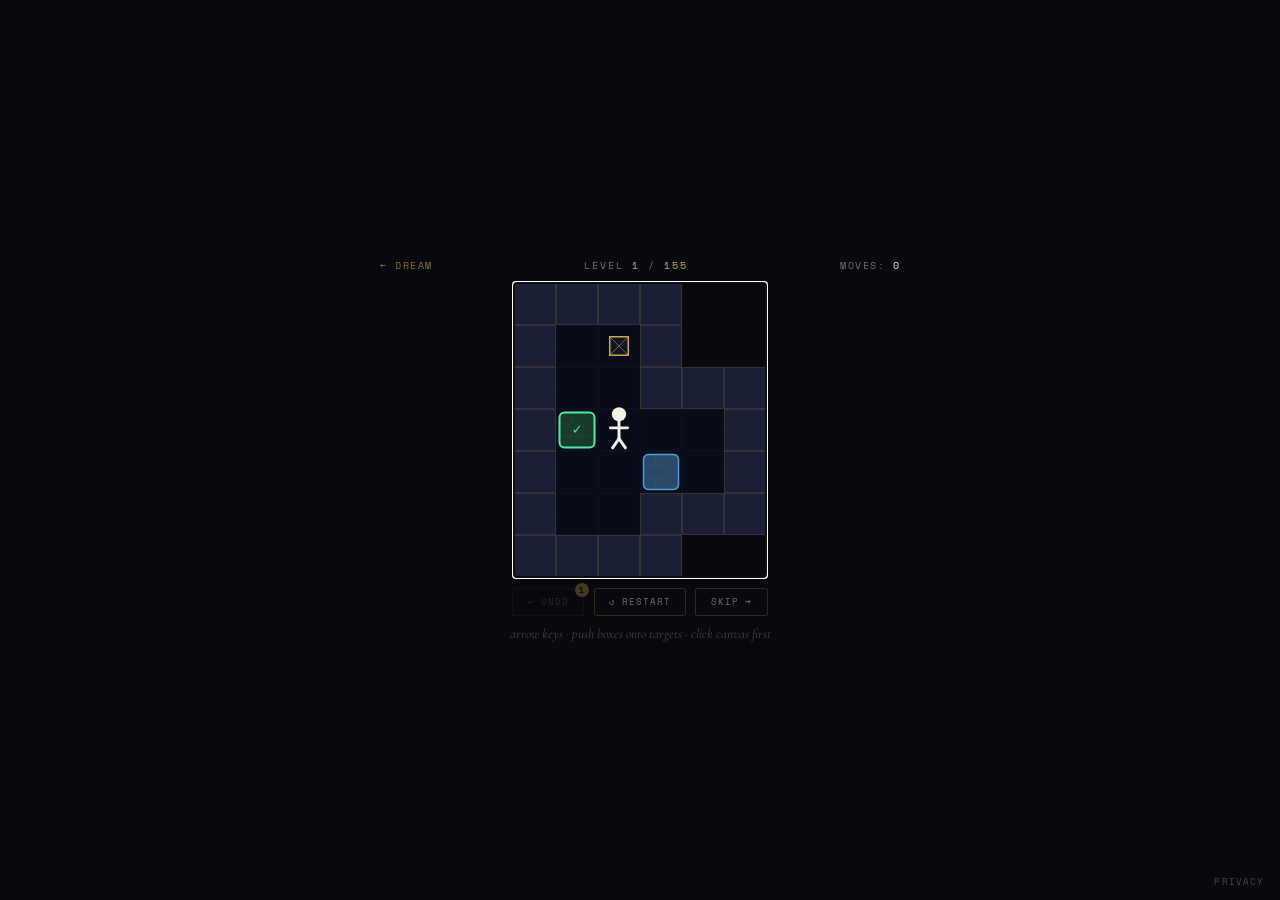
<file: play.html>
<!DOCTYPE html>
<html lang="en">
<head>
<meta charset="UTF-8">
<meta name="viewport" content="width=device-width, initial-scale=1.0, user-scalable=no">
<title>Play — One Billion Dream</title>
<meta name="robots" content="noindex, follow">
<link rel="canonical" href="https://onebilliondream.com/play">
<link rel="icon" type="image/svg+xml" href="favicon.svg">
<link href="https://fonts.googleapis.com/css2?family=Space+Mono:wght@400;700&family=Cormorant+Garamond:ital,wght@0,300;1,300&display=swap" rel="stylesheet">
<style>
*,*::before,*::after{box-sizing:border-box;margin:0;padding:0}
:root{--gold:#c9a84c;--gold-dim:#8a6d2f;--cream:#f5f0e8;--dark:#07090f;--blue:#4a9eda;--muted:rgba(245,240,232,0.45)}
html,body{height:100%;background:var(--dark);color:var(--cream);font-family:'Space Mono',monospace;overflow:hidden}
#stars{position:fixed;inset:0;z-index:0;pointer-events:none}
.star{position:absolute;border-radius:50%;background:white;animation:twinkle var(--d,3s) ease-in-out infinite var(--delay,0s);opacity:0}
@keyframes twinkle{0%,100%{opacity:0}50%{opacity:var(--peak,0.8)}}
#game-wrap{position:relative;z-index:1;height:100vh;display:flex;flex-direction:column;align-items:center;justify-content:center;gap:0.6rem;padding:1rem}
#top-bar{display:flex;align-items:center;justify-content:space-between;width:100%;max-width:520px}
.back-link{font-size:10px;letter-spacing:0.15em;color:var(--gold-dim);text-decoration:none;text-transform:uppercase;transition:color 0.2s}
.back-link:hover{color:var(--gold)}
.privacy-link{position:fixed;right:1rem;bottom:0.75rem;z-index:5;font-size:9px;letter-spacing:0.12em;color:rgba(245,240,232,0.28);text-decoration:none;text-transform:uppercase}
.privacy-link:hover{color:var(--gold-dim)}
#level-info{font-size:10px;letter-spacing:0.2em;color:var(--muted);text-transform:uppercase;text-align:center}
#level-info span{color:var(--gold)}
#move-info{font-size:10px;letter-spacing:0.15em;color:var(--muted);text-transform:uppercase;text-align:right}
#move-info span{color:var(--cream)}
canvas{border:1px solid rgba(201,168,76,0.2);border-radius:2px;image-rendering:pixelated;touch-action:none;cursor:default}
#controls{display:flex;gap:0.6rem;align-items:center}
.ctrl-btn{background:transparent;border:1px solid rgba(201,168,76,0.2);color:var(--muted);font-family:'Space Mono',monospace;font-size:9px;letter-spacing:0.1em;text-transform:uppercase;padding:0.4rem 0.9rem;border-radius:2px;cursor:pointer;transition:all 0.2s}
.ctrl-btn:hover{border-color:var(--gold);color:var(--gold)}
.ctrl-btn:disabled{opacity:0.3;cursor:not-allowed}
#undo-btn{position:relative}
#undo-count{position:absolute;top:-6px;right:-6px;background:var(--gold);color:var(--dark);font-size:8px;font-weight:700;width:14px;height:14px;border-radius:50%;display:flex;align-items:center;justify-content:center}
#hint{font-family:'Cormorant Garamond',serif;font-size:0.85rem;color:rgba(245,240,232,0.25);font-style:italic}
#win-overlay{display:none;position:fixed;inset:0;z-index:50;background:rgba(7,9,15,0.92);align-items:center;justify-content:center;flex-direction:column;gap:1.5rem;text-align:center}
#win-overlay.show{display:flex}
#win-overlay h2{font-family:'Cormorant Garamond',serif;font-size:clamp(2rem,6vw,3.5rem);font-weight:300;color:var(--gold)}
#win-overlay p{font-size:11px;letter-spacing:0.2em;color:var(--muted);text-transform:uppercase}
.win-btn{background:var(--gold);border:1px solid var(--gold);color:var(--dark);font-family:'Space Mono',monospace;font-size:11px;letter-spacing:0.15em;text-transform:uppercase;padding:0.8rem 2rem;border-radius:2px;cursor:pointer;transition:all 0.2s}
.win-btn:hover{background:transparent;color:var(--gold)}
#bonus-toast{display:none;position:fixed;top:1.5rem;left:50%;transform:translateX(-50%);background:rgba(201,168,76,0.15);border:1px solid rgba(201,168,76,0.4);color:var(--gold);font-size:10px;letter-spacing:0.15em;text-transform:uppercase;padding:0.5rem 1.25rem;border-radius:2px;z-index:100}
#dpad{display:none;grid-template-columns:repeat(3,48px);grid-template-rows:repeat(3,48px);gap:4px}
@media (pointer:coarse){#dpad{display:grid}#hint{display:none}}
.dpad-btn{background:rgba(245,240,232,0.05);border:1px solid rgba(201,168,76,0.15);color:var(--cream);font-size:18px;border-radius:2px;cursor:pointer;display:flex;align-items:center;justify-content:center;-webkit-tap-highlight-color:transparent;user-select:none}
.dpad-btn:active{background:rgba(201,168,76,0.2)}
.dpad-empty{background:transparent;border:none}
</style>
</head>
<body>
<div id="stars"></div>
<div id="bonus-toast"></div>
<a href="/privacy" class="privacy-link">Privacy</a>
<div id="game-wrap">
  <div id="top-bar">
    <a href="/" class="back-link">← dream</a>
    <div id="level-info">Level <span id="lvl-num">1</span> / <span id="lvl-total">155</span></div>
    <div id="move-info">Moves: <span id="moves">0</span></div>
  </div>
  <canvas id="canvas" tabindex="0" role="img" aria-label="Sokoban puzzle board. Use the arrow keys or direction buttons to move boxes onto targets."></canvas>
  <div id="controls">
    <button class="ctrl-btn" id="undo-btn">↩ Undo<span id="undo-count">1</span></button>
    <button class="ctrl-btn" id="restart-btn">↺ Restart</button>
    <button class="ctrl-btn" id="skip-btn">Skip →</button>
  </div>
  <div id="dpad">
    <div class="dpad-empty"></div>
    <button class="dpad-btn" data-move-x="0" data-move-y="-1" aria-label="Move up">▲</button>
    <div class="dpad-empty"></div>
    <button class="dpad-btn" data-move-x="-1" data-move-y="0" aria-label="Move left">◀</button>
    <div class="dpad-empty"></div>
    <button class="dpad-btn" data-move-x="1" data-move-y="0" aria-label="Move right">▶</button>
    <div class="dpad-empty"></div>
    <button class="dpad-btn" data-move-x="0" data-move-y="1" aria-label="Move down">▼</button>
    <div class="dpad-empty"></div>
  </div>
  <p id="hint">arrow keys · push boxes onto targets · click canvas first</p>
</div>
<div id="win-overlay">
  <h2>Level Complete</h2>
  <p>Solved in <span id="win-move-count"></span> moves</p>
  <p id="win-bonus" style="color:var(--gold);display:none">+1 undo earned!</p>
  <button class="win-btn" id="next-level-btn">Next Level →</button>
</div>

<script>
const LEVELS=[
["####","# .#","#  ###","#*@  #","#  $ #","#  ###","####"],
["######","#    #","# #@ #","# $* #","# .* #","#    #","######"],
["  ####","###  ####","#     $ #","# #  #$ #","# . .#@ #","#########"],
["########","#      #","# .**$@#","#      #","#####  #","    ####"],
[" #######"," #     #"," # .$. #","## $@$ #","#  .$. #","#      #","########"],
["###### #####","#    ###   #","# $$     #@#","# $ #...   #","#   ########","#####"],
["#######","#     #","# .$. #","# $.$ #","# .$. #","# $.$ #","#  @  #","#######"],
["  ######","  # ..@#","  # $$ #","  ## ###","   # #","   # #","#### #","#    ##","# #   #","#   # #","###   #","  #####"],
["#####","#.  ##","#@$$ #","##   #"," ##  #","  ##.#","   ###"],
["      #####","      #.  #","      #.# #","#######.# #","# @ $ $ $ #","# # # # ###","#       #","#########"],
["  ######","  #    #","  # ##@##","### # $ #","# ..# $ #","#       #","#  ######","####"],
["#####","#   ##","# $  #","## $ ####"," ###@.  #","  #  .# #","  #     #","  #######"],
["####","#. ##","#.@ #","#. $#","##$ ###"," # $  #"," #    #"," #  ###"," ####"],
["#######","#     #","# # # #","#. $*@#","#   ###","#####"],
["     ###","######@##","#    .* #","#   #   #","#####$# #","    #   #","    #####"],
[" ####"," #  ####"," #     ##","## ##   #","#. .# @$##","#   # $$ #","#  .#    #","##########"],
["#####","# @ #","#...#","#$$$##","#    #","#    #","######"],
["#######","#     #","#. .  #","# ## ##","#  $ #","###$ #","  #@ #","  #  #","  ####"],
["########","#   .. #","#  @$$ #","##### ##","   #  #","   #  #","   #  #","   ####"],
["#######","#     ###","#  @$$..#","#### ## #","  #     #","  #  ####","  #  #","  ####"],
["####","#  ####","# . . #","# $$#@#","##    #"," ######"],
["#####","#   ###","#. .  #","#   # #","## #  #"," #@$$ #"," #    #"," #  ###"," ####"],
["#######","#  *  #","#     #","## # ##"," #$@.#"," #   #"," #####"],
["# #####","  #   #","###$$@#","#   ###","#     #","# . . #","#######"],
[" ####"," #  ###"," # $$ #","##... #","#  @$ #","#   ###","#####"],
[" #####"," # @ #"," #   #","###$ #","# ...#","# $$ #","###  #","  ####"],
["######","#   .#","# ## ##","#  $$@#","# #   #","#.  ###","#####"],
["#####","#   #","# @ #","# $$###","##. . #"," #    #"," ######"],
["     #####","     #   ##","     #    #"," ######   #","##     #. #","# $ $ @  ##","# ######.#","#        #","##########"],
["####","#  ###","# $$ #","#... #","# @$ #","#   ##","#####"],
["  ####"," ##  #","##@$.##","# $$  #","# . . #","###   #","  #####"],
[" ####","##  ###","#     #","#.**$@#","#   ###","##  #"," ####"],
["#######","#. #  #","#  $  #","#. $#@#","#  $  #","#. #  #","#######"],
["  ####","###  ####","#       #","#@$***. #","#       #","#########"],
[" ####","##  #","#. $#","#.$ #","#.$ #","#.$ #","#. $##","#   @#","##   #"," #####"],
["####","#  ############","# $ $ $ $ $ @ #","# .....       #","###############"],
["      ###","##### #.#","#   ###.#","#   $ #.#","# $  $  #","#####@# #","    #   #","    #####"],
["##########","#        #","# ##.### #","# # $$ . #","# . @$## #","#####    #","    ######"],
["#####","#   ####","# # # .#","#    $ ###","### #$.  #","#   #@   #","# # ######","#   #","#####"],
[" #####"," #   #","##   ##","# $$$ #","# .+. #","#######"],
["#######","#     #","#@$$$ ##","#  #...#","##    ##"," ######"],
["   ####","   #  #","   #@ #","####$.#","#   $.#","# # $.#","#    ##","######"],
["     ####","     # @#","     #  #","###### .#","#   $  .#","#  $$# .#","#    ####","###  #","  ####"],
["#####","#@$.#","#####"],
["######","#... #","#  $ #","# #$##","#  $ #","#  @ #","######"],
[" ######","##    #","#  ## #","# # $ #","#  * .#","## #@##"," #   #"," #####"],
["  #######","###     #","# $ $   #","# ### #####","# @ . .   #","#   ###   #","##### #####"],
["######","#  @ #","#  # ##","# .#  ##","# .$$$ #","# .#   #","####   #","   #####"],
["######","# @  #","# $# #","# $  #","# $ ##","### ####"," #  #  #"," #...  #"," #     #"," #######"],
["  ####","###  #####","#  $  @..#","# $    # #","### #### #","  #      #","  ########"],
["####","#  ###","#    ###","#  $*@ #","### .# #","  #    #","  ######"],
["  ####","### @#","#  $ #","#  *.#","#  *.#","#  $ #","###  #","  ####"],
[" #####","##. .##","# * * #","#  #  #","# $ $ #","## @ ##"," #####"],
["      ######","      #    #","  ##### .  #","###  ###.  #","# $  $  . ##","# @$$ # . #","##    #####"," ######"],
["########","# @ #  #","#      #","#####$ #","    #  ###"," ## #$ ..#"," ## #  ###","    ####"],
["#####","#   ###","#  $  #","##* . #"," #   @#"," ######"],
["  ####","  #  #","  #@ #","  #  #","### ####","#    * #","#  $   #","#####. #","    ####"],
["####","#  ####","#.*$  #","# .$# #","## @  #"," #   ##"," #####"],
["############","#          #","# ####### @##","# #         #","# #  $   #  #","# $$ #####  #","###  # # ...#","  #### #    #","       ######"],
[" #########"," #       #","##@##### #","#  #   # #","#  #   $.#","#  ##$##.#","##$##  #.#","#   $  #.#","#   #  ###","########"],
["########","#      #","# #### #","# #...@#","# ###$###","# #     #","#  $$ $ #","####   ##","   #.###","   ###"],
["   ##########","####    ##  #","#  $$$....$@#","#      ###  #","#   #### ####","#####"],
["#####   ####","#   ##### .#","#       $  ########","###  #### .$    @ #","  #  #  #  ####   #","  ####  ####  #####"],
[" ######","##    #","#   $ #","#  $$ #","### .#####","  ##.# @ #","   #.  $ #","   #. ####","   ####"],
["  ######","  #    #","  #  $ #"," ####$ #","## $ $ #","#....# ##","#     @ #","##  #   #"," ########"],
["   ###","   #@#"," ###$###","##  .  ##","#  # #  #","# #   # #","# #   # #","# #   # #","#  # #  #","## $ $ ##"," ##. .##","  #   #","  #   #","  #####"],
["#####","#   ##","# #  #","#@$*.##","##  . #"," # $# #"," ##   #","  #####"],
[" ####"," #  ######","##    $  #","# .# $   #","# .#$#####","# .@ #","######"],
["####  ####","#  ####  #","#  #  #  #","#  #    $##","#  . .#$  #","#@ ## # $ #","#   . #   #","###########"],
["#####","# @ ####","#      #","# $ $$ #","##$##  #","#   ####","# ..  #","##..  #"," ###  #","   ####"],
["###########","#     #   ###","# $@$ # .  .#","# ## ### ## #","# #       # #","# #   #   # #","# ######### #","#           #","#############"],
["  ####"," ##  #####"," #  $  @ #"," #  $#   #","#### #####","#  #   #","#    $ #","# ..#  #","#  .####","#  ##","####"],
["####","#  #####","# $$ $ #","#      #","## ## ##","#...#@#","# ### ##","#      #","#  #   #","########"],
[" ####"," #  #######"," #$ @#   .#","## #$$   .#","#  $  ##..#","#   # #####","###   #","  #####"],
[" #######","## ....##","#   ######","#   $ $ @#","###  $ $ #","  ###    #","    ######"],
[" #####","##   #","#    #####","#  #.#   #","#@ #.# $ #","#  #.#  ##","#    #  #","##  ##$$#"," ##     #","  #  ####","  ####"],
["##########","# @ .... #","#   ####$##","## #  $ $ #"," # $      #"," #   ######"," #####"],
[" #######","##     ##","#  $ $  #","# $ $ $ #","## ### ####"," #@  .....#"," ##     ###","  #######"],
[" #########"," #    #  #","## $#$#  #","#  .$.@  #","#  .#    #","##########"],
["####","#  #######","#  . ## .#","# $#    .#","## ## # .#"," #    #  #"," #### #  #","  # @$ ###","  # $$ #","  #    #","  ######"],
[" #####"," #   #"," # . #","## * #","#  *##","#  @##","## $ #"," #   #"," #####"],
["#####","#   ###","# .   ##","##*#$  #","# .# $ #","# @## ##","#     #","#######"],
["######","#    ##","# $ $ ##","## $$  #"," # #   #"," # ## ##"," #  . .#"," # @. .#"," #  ####"," ####"],
["########","#  ... #","#  ### ##","#  # $  #","## #@$  #"," # # $  #"," # ### #####"," #         #"," #   ###   #"," ##### #####"],
["       ####"," #######  #"," # $      #"," #   $ $  #"," # ########","## # .  #","#  # #  #","#  @ . ##","## # # #"," #   . #"," #######"],
["    ####","  ###  ##"," ## $   #","## $  # #","# @#$$  #","# ..  ###","# ..###","#####"],
["     ####","######  #","#       #","#  ... .#","##$######","# $  #","#   $###","##  $  #"," ## @  #","  ######"],
["     ####"," # ###  #"," # #    #"," # #  # #"," # #$ #.#"," # #  # # #"," # #$ #.# #","   #  # # #","####$ #.# #","# @     # #","#   #  ## #","########"],
["##########","#   ##   #","# $  $@# #","#### # $ #","   #.#  ##"," # #.# $#"," # #.   #"," # #.   #","   ######"],
[" ########"," #  @   #"," # $  $ #","### ## ###","#  $..$  #","#   ..   #","##########"],
["###########","#    .##  #","# $$@..$$ #","#   ##.   #","###########"],
["  ####","  #  #    #####","  #  #    #   #","  #  ######.# #","####  $    .  #","#   $$# ###.# #","#   #   # #   #","######### #@ ##","          #  #","          ####"],
[" #########","##   #   ##","#    #    #","#  $ # $  #","#   *.*   #","####.@.####","#   *.*   #","#  $ # $  #","#    #    #","##   #   ##"," #########"],
["#########","# @ #   #","# $ $   #","##$### ##","#  ...  #","#   #   #","######  #","     ####"],
["########","#@     #","# .$$. #","# $..$ #","# $..$ #","# .$$. #","#      #","########"],
["  ######","  #    #","  #    #","#####  #","#   #.#####","#   $@$   #","#####.#   #","   ## ## ##","   #   $.#","   #   ###","   #####"],
["   ####","   #  ########","#### $ $.....#","#   $   ######","#@### ###","#  $  #","# $ # #","## #  #"," #    #"," ######"],
["#####","#   ## ####","#  $ ### .#","# $   $  .#","## $#####.# ####","# $  # # .###  #","#    # # .#  @ #","###  # #       #","  #### ##     ##","        #######"],
["               #####","               #   #","#######  ####### # #","#     #  #  #      #","#  @  ####  #     ####","#  #    ....## ####  #","#    ##### ## $$ $ $ #","######   #           #","         #  ##########","         ####"],
["#######","# @#  #","#.$   #","#. # $##","#.$#   #","#. # $ #","#  #   #","########"],
["  #####","  #   #","  # # #######","  #  *  #   #","  ## ##   # #","  #     #*  #","### # # # ###","#  *#$+   #","# #   ## ##","#   #  *  #","####### # #","      #   #","      #####"],
["###########","#....#    #","#  #   $$ #","#  @  ##  #","#     ##$ #","######  $ #","     #    #","     ######"],
["  #####","  # . ##","### $  #","# . $#@#","# #$ . #","#  $ ###","## . #"," #####"],
["    #####","#####   #","#    $  #","#  $#$#@#","### #   #","  # ... #","  ###  ##","    #  #","    ####"],
[" #### ####","##  ###  ##","#   # #   #","#  *. .*  #","###$   $###"," #   @   #","###$   $###","#  *. .*  #","#   # #   #","##  ###  ##"," #### ####"],
[" ########"," #      #"," #@   $ #","## ###$ #","# .....###","# $ $ $  #","###### # #","     #   #","     #####"],
["########","#      #","# $*** #","# *  * #","# *  * #","# ***. #","#     @#","########"],
["####     #####","#  ###   #   ##","#    #   #$ $ #","#..# ##### #  #","#  @    # $ $ #","#..#         ##","##   #########"," #####"],
["  #######","# #     #","# # # # #","  # @ $ #","### ### #","#   ### #","# $  ##.#","## $  #.#"," ## $  .#","# ## $#.#","## ## #.#","### #   #","### #####"],
["  ####","  #  #","  # $####","###. .  #","# $ # $ #","#  . .###","####$ #","   # @#","   ####"],
["######","#    ####","#    ...#","#    ...#","######  #","  #  #  #","  # $$ ##","  # @$  #","  # $$  #","  ## $# #","   #    #","   ######"],
[" #####","##   ####","#  $$$  #","# #   $ #","#   $## ##","###  #.  #","  #  #   #"," ##### ###"," #   # ##"," # @....#"," #      #"," #   #  #"," ########"],
["   #####","  ##   #","###  # #","#    . #","#  ## #####","#  . . #  ##","#  # @ $   ###","#####. #  $  #","    ####  $  #","       ## $ ##","        #  ##","        #  #","        ####"],
["######","#    ###","#  # $ #","#  $ @ #","## ## #####","#  #......#","# $ $ $ $ #","##   ######"," #####"],
["    #####","#####   ####","#     #    #","#  #.....  #","##  ## # ###"," #$$@$$$ #"," #     ###"," #######"],
["     #####","   ###   #","####.....#","# @$$$$$ #","#     # ##","#####   #","    #####"],
[" #### ####"," #  ###  ##"," #      @ #","##..###   #","#      #  #","#...#$  # #","# ## $$ $ #","#  $    ###","####  ###","   ####"],
[" #####","##   ##","#  $  ##","# $ $  ##","###$# . ##","  # # .  #"," ## ##.  #"," # @  . ##"," #   #  #"," ########"],
["  ######","  #    ##"," ## ##  #"," # $$ # #"," # @$ # #"," #    # #","#### #  #","#  ... ##","#     ##","#######"],
["      ####","#######  #","# $      ##","# $#####  #","#  @#  #  #","## ##..   #","#  # ..####","# $  ###","# $###","#  #","####"],
[" ######"," # .  #","##$.# #","#  *  #","# ..###","##$ # #####","## ## #   #","#  #### # #","#   @ $ $ #","##  #     #"," ##########"],
["#####","#   ###","# #$  #","# $   #","# $ $ #","# $#  #","#  @###","## ########","#      ...#","#         #","########..#","       ####"],
["########","#      #","# $ $$ ########","##### @##. .  #","    #$  # .   #","    #   #. . ##","    #$# ## # #","    #        #","    #  ###  ##","    #  # ####","    ####"],
["##############","#      #     #","# $@$$ # . ..#","## ## ### ## #"," # #       # #"," # #   #   # #"," # ######### #"," #           #"," #############"],
["      #####","      #   ##","      # $  #","######## #@##","# .  # $ $  #","#        $# #","#...#####   #","#####   #####"],
[" ###########","##.......  #","# $$$$$$$@ #","#   # # # ##","# # #     #","#   #######","#####"],
["## ####","####  ####"," # $ $.  #","## #  .$ #","#   ##.###","#  $  . #","# @ #   #","#  ######","####"],
["  #########","###   #   #","# * $ . . #","#   $ ## ##","####*#   #"," #  @  ###"," #   ###"," #####"],
["  #########","### @ #   #","# * $ *.. #","#   $ #   #","####*#  ###"," #     ##"," #   ###"," #####"],
["#####  #####","#   ####.. #","# $$$      #","#   $#  .. #","### @#  ## #","  #  ##    #","  ##########"],
["#####","#   #","# . #","#.@.###","##.#  #","#  $  #","# $   #","##$$  #"," #  ###"," #  #"," ####"],
["####","# @###","#.*  #####","#..#$$ $ #","##       #"," # # ##  #"," #   #####"," #####"],
[" #######"," #  . .###"," # . . . #","### #### #","#  @$  $ #","#  $$  $ #","####   ###","   #####"],
["        ####","#########  #","#   ## $   #","#  $   ##  #","### #. .# ##","  # #. .#$##","  # #   #  #","  # @ $    #","  #  #######","  ####"],
["#######","#     #####","# $$#@##..#","# #       #","#  $ # #  #","#### $  ..#","   ########"],
[" #######"," #     #","## ###$##","#.$   @ #","# .. #$ #","#.##  $ #","#    ####","######"],
["       ####","      ##  ###","####  #  $  #","#  #### $ $ #","#   ..# #$  #","#  #   @  ###","## #..# ###"," # ## # #"," #      #"," ########"],
["  ####","###  #","#    ###","# # . .#","# @ ...####","# # # #   ##","#   # $$   #","#####  $ $ #","    ##$ # ##","     #    #","     ######"],
[" ####","##  ####","#   ...#","#   ...#","#   # ##","#   #@ #### ####","##### $   ###  #","    #  ##$ $   #","   ###     $$  #","   # $  ##   ###","   #    ######","   ######"],
["######## #####","#  #   ###   #","#      ## $  #","#.# @ ## $  ##","#.#   # $  ##","#.#    $  ##","#. ## #####","##    #"," ######"],
["  ########","  #  # . #","  #   .*.#","  #  # * #","####$##.##","#      $ #","# $ ## $ #","#   @#   #","##########"],
["  ####","  #  #","  #  ####","###$.$  #","#  .@.  #","#  $.$###","####  #","   #  #","   ####"],
["####","#  ####","# $   #","# .#  #","# $# ##","# .  #","#### #","   # #"," ### ###"," #  $  #","## #$# ##","# $ @ $ #","# ..#.. #","###   ###","  #####"],
["   ####"," ###  #####"," # $$ #   #"," # $ . .$$##"," # .. #. $ #","### #** .  #","#  . **# ###","# $ .# .. #","##$$.@. $ #"," #   # $$ #"," #####  ###","     ####"],
["   #####","   # @ #","  ##   ##","###.$$$.###","#  $...$  #","#  $.#.$  #","#  $...$  #","###.$$$.###","  ##   ##","   #   #","   #####"],
[" #######","##  .  ##","# .$$$. #","# $. .$ #","#.$ @ $.#","# $. .$ #","# .$$$. #","##  .  ##"," #######"],
["       #####","########   #","#.   .  @#.#","#  ###     #","## $  #    #"," # $   #####"," # $#  #"," ## #  #","  #   ##","  #####"],
["###########","#  .  #   #","# #.  @   #","#  #..# #######","##  ## $$ $ $ #"," ##           #","  #############"],
[" ####","##  ###","#@$   #","### $ #"," #  ######"," #  $....#"," #  # ####"," ## # #"," # $# #"," #    #"," #  ###"," ####"],
["     ####"," #####  #"," #     $#######","## ## ..#  ...#","# $ $$#$  @   #","#        ###  #","#######  # ####","      ####"],
["   ####","   #  #"," ###  #","##  $ #","#   # #","# #$$ ######","# #   #   .#","#  $  @   .#","###  ####..#","  ####  ####"],
["###### ####","#     #    #","#.##  #$##  #","#   #     #  #","#$  # ###  #  #","# #      #  # #","# # ####  # # #","#. @    $ * . #","###############"],
["#############","#.# @#  #   #","#.#$$   # $ #","#.#  # $#   #","#.# $#  # $##","#.#  # $#  #","#.# $#  # $#","#..  # $   #","#..  #  #  #","############"],
[" ############################"," #                          #"," # ######################## #"," # #                      # #"," # # #################### # #"," # # #                  # # #"," # # # ################ # # #"," # # # #              # # # #"," # # # # ############ # # # #"," # # # # #            # # # #"," # # # # # ############ # # #"," # # # # #              # # #"," # # # # ################ # #"," # # # #                  # #","##$# # #################### #","#. @ #                      #","#############################"],
["    ######               ####","#####*#  #################  ##","#   ###                      #","#        ########  ####  ##  #","### ####     #  ####  ####  ##","#*# # .# # # #     #     #   #","#*# #  #     # ##  # ##  ##  #","###    ### ###  # ##  # ##  ##"," #   # #*#      #     # #    #"," #   # ###  #####  #### #    #"," #####   #####  ####### ######"," #   # # #**#               #","## # #   #**#  #######  ##  #","#    #########  #    ##### ###","# #             # $        #*#","#   #########  ### @#####  #*#","#####       #### ####   ######"]
];

// Level themes — different style every 10 levels
const THEMES=[
  {wall:'#1a1f35',wallBorder:'rgba(201,168,76,0.3)',floor:'#080c18',box:'#2a4a6a',boxBorder:'#4a9eda',target:'#c9a84c',boxDone:'#1a3a2a',boxDoneBorder:'#4aeda8'},
  {wall:'#1f1a2f',wallBorder:'rgba(180,120,255,0.3)',floor:'#0c0818',box:'#3a2a6a',boxBorder:'#9a6aff',target:'#ff9a4a',boxDone:'#2a1a4a',boxDoneBorder:'#ff6aaa'},
  {wall:'#1a2a1a',wallBorder:'rgba(74,218,120,0.3)',floor:'#080e08',box:'#1a3a2a',boxBorder:'#4aed8a',target:'#edc84a',boxDone:'#2a4a1a',boxDoneBorder:'#8aff4a'},
  {wall:'#2a1a1a',wallBorder:'rgba(255,100,80,0.3)',floor:'#0e0808',box:'#4a1a1a',boxBorder:'#ff6a4a',target:'#4aedca',boxDone:'#2a1a1a',boxDoneBorder:'#ffca4a'},
  {wall:'#1a2030',wallBorder:'rgba(100,180,255,0.3)',floor:'#080c14',box:'#1a3050',boxBorder:'#64b4ff',target:'#ffb464',boxDone:'#1a3028',boxDoneBorder:'#64ffb4'},
];

const canvas=document.getElementById('canvas');
const ctx=canvas.getContext('2d');
let currentLevel=0,grid=[],playerX=0,playerY=0,moves=0,savedState=null;
let undosLeft=1,levelsWithoutUndo=0,undoUsedThisLevel=false;
const MAX_UNDO=3;
const VOID=0,WALL=1,FLOOR=2,BOX=3,TARGET=4,BOX_T=5,PLAYER=6,PLR_T=7;

function getTheme(lvl){ return THEMES[Math.floor(lvl/10)%THEMES.length]; }

function updateUndoBtn(){
  document.getElementById('undo-btn').disabled=undosLeft<=0||!savedState;
  document.getElementById('undo-count').textContent=undosLeft;
}

function showToast(msg){
  const t=document.getElementById('bonus-toast');
  t.textContent=msg;t.style.display='block';
  setTimeout(()=>t.style.display='none',2500);
}

function parseLevel(rows){
  const h=rows.length,w=Math.max(...rows.map(r=>r.length));
  const g=[];let px=0,py=0;
  for(let y=0;y<h;y++){
    g[y]=new Array(w).fill(VOID);
    for(let x=0;x<w;x++){
      const ch=rows[y][x]||' ';
      if(ch==='#'){g[y][x]=WALL;}
      else if(ch==='.'){ g[y][x]=TARGET;}
      else if(ch==='$'){g[y][x]=BOX;}
      else if(ch==='*'){g[y][x]=BOX_T;}
      else if(ch==='@'){g[y][x]=PLAYER;px=x;py=y;}
      else if(ch==='+'){g[y][x]=PLR_T;px=x;py=y;}
    }
  }
  // Flood fill from player to mark interior floor as FLOOR
  const queue=[[px,py]];
  const visited=new Set();
  while(queue.length){
    const [cx,cy]=queue.pop();
    const key=cx+','+cy;
    if(visited.has(key))continue;
    visited.add(key);
    if(cy<0||cy>=h||cx<0||cx>=w)continue;
    if(g[cy][cx]===WALL)continue;
    if(g[cy][cx]===VOID)g[cy][cx]=FLOOR;
    for(const [dx,dy] of [[1,0],[-1,0],[0,1],[0,-1]]){
      const nx=cx+dx,ny=cy+dy;
      if(!visited.has(nx+','+ny))queue.push([nx,ny]);
    }
  }
  return{grid:g,px,py,w,h};
}

function loadLevel(idx){
  const p=parseLevel(LEVELS[idx]);
  grid=p.grid;playerX=p.px;playerY=p.py;moves=0;savedState=null;undoUsedThisLevel=false;
  document.getElementById('lvl-num').textContent=idx+1;
  document.getElementById('lvl-total').textContent=LEVELS.length;
  document.getElementById('moves').textContent=0;
  resizeCanvas(p.w,p.h);updateUndoBtn();draw();
  canvas.focus();
}

function resizeCanvas(w,h){
  const maxW=Math.min(window.innerWidth-32,520);
  const maxH=window.innerHeight-200;
  const t=Math.max(14,Math.min(Math.floor(maxW/w),Math.floor(maxH/h),42));
  canvas.width=w*t;canvas.height=h*t;canvas._tile=t;
}

function drawBox(ctx,px,py,t,solid,border,done){
  const m=Math.round(t*0.08),r=Math.round(t*0.12);
  const bx=px+m,by=py+m,bw=t-m*2,bh=t-m*2;
  // Solid fill
  ctx.fillStyle=solid;
  ctx.beginPath();ctx.roundRect(bx,by,bw,bh,r);ctx.fill();
  // Brick pattern
  ctx.strokeStyle='rgba(255,255,255,0.08)';ctx.lineWidth=0.5;
  const brickH=Math.round(bh/3);
  for(let row=0;row<3;row++){
    const oy=by+row*brickH;
    const offset=(row%2===0)?0:Math.round(bw/3);
    ctx.beginPath();ctx.moveTo(bx,oy);ctx.lineTo(bx+bw,oy);ctx.stroke();
    ctx.beginPath();ctx.moveTo(bx+offset+Math.round(bw/3),oy);ctx.lineTo(bx+offset+Math.round(bw/3),oy+brickH);ctx.stroke();
  }
  // Border
  ctx.strokeStyle=border;ctx.lineWidth=done?2:1.5;
  ctx.beginPath();ctx.roundRect(bx+0.5,by+0.5,bw-1,bh-1,r);ctx.stroke();
  if(done){
    ctx.fillStyle=border;ctx.font=`bold ${Math.round(t*0.35)}px monospace`;
    ctx.textAlign='center';ctx.textBaseline='middle';
    ctx.fillText('✓',px+t/2,py+t/2);
  }
}

function draw(){
  const t=canvas._tile||28,h=grid.length,w=grid[0].length;
  const theme=getTheme(currentLevel);
  ctx.clearRect(0,0,canvas.width,canvas.height);
  for(let y=0;y<h;y++){
    for(let x=0;x<w;x++){
      const cell=grid[y][x],px=x*t,py=y*t;
      if(cell===VOID)continue;
      if(cell===WALL){
        ctx.fillStyle=theme.wall;ctx.fillRect(px,py,t,t);
        ctx.strokeStyle=theme.wallBorder;ctx.lineWidth=0.5;
        ctx.strokeRect(px+.5,py+.5,t-1,t-1);
        // Wall cross pattern
        ctx.strokeStyle='rgba(255,255,255,0.04)';ctx.lineWidth=0.5;
        ctx.beginPath();ctx.moveTo(px,py+t/2);ctx.lineTo(px+t,py+t/2);ctx.stroke();
        ctx.beginPath();ctx.moveTo(px+t/2,py);ctx.lineTo(px+t/2,py+t);ctx.stroke();
      } else {
        ctx.fillStyle=theme.floor;ctx.fillRect(px,py,t,t);
        // Subtle floor grid
        ctx.strokeStyle='rgba(255,255,255,0.03)';ctx.lineWidth=0.5;
        ctx.strokeRect(px+.5,py+.5,t-1,t-1);
      }
      if(cell===TARGET||cell===PLR_T){
        const m=t*0.28;
        ctx.strokeStyle=theme.target;ctx.lineWidth=1.5;
        ctx.strokeRect(px+m,py+m,t-m*2,t-m*2);
        ctx.fillStyle='rgba(255,255,255,0.04)';
        ctx.fillRect(px+m,py+m,t-m*2,t-m*2);
        // X mark on target
        ctx.strokeStyle=theme.target;ctx.lineWidth=1;ctx.globalAlpha=0.5;
        ctx.beginPath();ctx.moveTo(px+m,py+m);ctx.lineTo(px+t-m,py+t-m);ctx.stroke();
        ctx.beginPath();ctx.moveTo(px+t-m,py+m);ctx.lineTo(px+m,py+t-m);ctx.stroke();
        ctx.globalAlpha=1;
      }
      if(cell===BOX){drawBox(ctx,px,py,t,theme.box,theme.boxBorder,false);}
      if(cell===BOX_T){drawBox(ctx,px,py,t,theme.boxDone,theme.boxDoneBorder,true);}
      if(cell===PLAYER||cell===PLR_T){drawPlayer(px+t/2,py+t/2,t);}
    }
  }
}

function drawPlayer(cx,cy,t){
  const s=t*0.17;
  ctx.save();
  ctx.strokeStyle='#f5f0e8';ctx.lineWidth=Math.max(1.5,t*0.07);ctx.lineCap='round';
  ctx.beginPath();ctx.arc(cx,cy-s*2.2,s,0,Math.PI*2);ctx.fillStyle='#f5f0e8';ctx.fill();
  ctx.beginPath();ctx.moveTo(cx,cy-s*1.2);ctx.lineTo(cx,cy+s*1.2);ctx.stroke();
  ctx.beginPath();ctx.moveTo(cx-s*1.2,cy-s*0.3);ctx.lineTo(cx+s*1.2,cy-s*0.3);ctx.stroke();
  ctx.beginPath();ctx.moveTo(cx,cy+s*1.2);ctx.lineTo(cx-s*0.9,cy+s*2.5);ctx.stroke();
  ctx.beginPath();ctx.moveTo(cx,cy+s*1.2);ctx.lineTo(cx+s*0.9,cy+s*2.5);ctx.stroke();
  ctx.restore();
}

function move(dx,dy){
  const nx=playerX+dx,ny=playerY+dy;
  if(ny<0||ny>=grid.length||nx<0||nx>=grid[0].length)return;
  const dest=grid[ny][nx];
  if(dest===VOID||dest===WALL)return;
  const snap=JSON.parse(JSON.stringify(grid));
  const spx=playerX,spy=playerY;
  if(dest===BOX||dest===BOX_T){
    const bx=nx+dx,by=ny+dy;
    if(by<0||by>=grid.length||bx<0||bx>=grid[0].length)return;
    const beyond=grid[by][bx];
    if(beyond===VOID||beyond===WALL||beyond===BOX||beyond===BOX_T)return;
    grid[by][bx]=(beyond===TARGET)?BOX_T:BOX;
    grid[ny][nx]=(dest===BOX_T)?TARGET:FLOOR;
  }
  grid[spy][spx]=(grid[spy][spx]===PLR_T)?TARGET:FLOOR;
  grid[ny][nx]=(grid[ny][nx]===TARGET)?PLR_T:PLAYER;
  playerX=nx;playerY=ny;moves++;
  document.getElementById('moves').textContent=moves;
  savedState={grid:snap,px:spx,py:spy,moves:moves-1};
  updateUndoBtn();draw();checkWin();
}

function undoMove(){
  if(!savedState||undosLeft<=0)return;
  grid=savedState.grid;playerX=savedState.px;playerY=savedState.py;moves=savedState.moves;
  document.getElementById('moves').textContent=moves;
  savedState=null;undosLeft--;undoUsedThisLevel=true;
  updateUndoBtn();draw();
}

function restartLevel(){loadLevel(currentLevel);}
function skipLevel(){levelsWithoutUndo=0;currentLevel=(currentLevel+1)%LEVELS.length;loadLevel(currentLevel);}

function nextLevel(){
  document.getElementById('win-overlay').classList.remove('show');
  document.getElementById('win-bonus').style.display='none';
  if(!undoUsedThisLevel){
    levelsWithoutUndo++;
    if(levelsWithoutUndo>=10&&undosLeft<MAX_UNDO){undosLeft++;levelsWithoutUndo=0;showToast('+1 undo earned!');}
  } else {levelsWithoutUndo=0;}
  currentLevel=(currentLevel+1)%LEVELS.length;
  loadLevel(currentLevel);
}

function checkWin(){
  for(let y=0;y<grid.length;y++)for(let x=0;x<grid[y].length;x++)if(grid[y][x]===BOX)return;
  document.getElementById('win-move-count').textContent=moves;
  const bonus=!undoUsedThisLevel&&levelsWithoutUndo+1>=10&&undosLeft<MAX_UNDO;
  document.getElementById('win-bonus').style.display=bonus?'block':'none';
  document.getElementById('win-overlay').classList.add('show');
}

document.addEventListener('keydown',e=>{
  switch(e.key){
    case'ArrowUp':case'w':case'W':e.preventDefault();move(0,-1);break;
    case'ArrowDown':case's':case'S':e.preventDefault();move(0,1);break;
    case'ArrowLeft':case'a':case'A':e.preventDefault();move(-1,0);break;
    case'ArrowRight':case'd':case'D':e.preventDefault();move(1,0);break;
    case'z':case'Z':undoMove();break;
    case'r':case'R':restartLevel();break;
  }
});

canvas.addEventListener('click',()=>canvas.focus());
let tx=0,ty=0;
canvas.addEventListener('touchstart',e=>{tx=e.touches[0].clientX;ty=e.touches[0].clientY;e.preventDefault();},{passive:false});
canvas.addEventListener('touchend',e=>{
  const dx=e.changedTouches[0].clientX-tx,dy=e.changedTouches[0].clientY-ty;
  if(Math.abs(dx)<12&&Math.abs(dy)<12)return;
  if(Math.abs(dx)>Math.abs(dy))move(dx>0?1:-1,0);else move(0,dy>0?1:-1);
  e.preventDefault();
},{passive:false});

const starsEl=document.getElementById('stars');
for(let i=0;i<120;i++){const s=document.createElement('div');s.className='star';const sz=Math.random()<.8?1:2;s.style.cssText=`width:${sz}px;height:${sz}px;top:${Math.random()*100}%;left:${Math.random()*100}%;--d:${2+Math.random()*4}s;--delay:${Math.random()*6}s;--peak:${0.3+Math.random()*.7};`;starsEl.appendChild(s);}

document.getElementById('undo-btn').addEventListener('click',undoMove);
document.getElementById('restart-btn').addEventListener('click',restartLevel);
document.getElementById('skip-btn').addEventListener('click',skipLevel);
document.getElementById('next-level-btn').addEventListener('click',nextLevel);
document.querySelectorAll('[data-move-x]').forEach(button=>{
  button.addEventListener('pointerdown',()=>move(Number(button.dataset.moveX),Number(button.dataset.moveY)));
});

loadLevel(0);
window.addEventListener('resize',()=>{const p=parseLevel(LEVELS[currentLevel]);resizeCanvas(p.w,p.h);draw();});
</script>
</body>
</html>
</file>
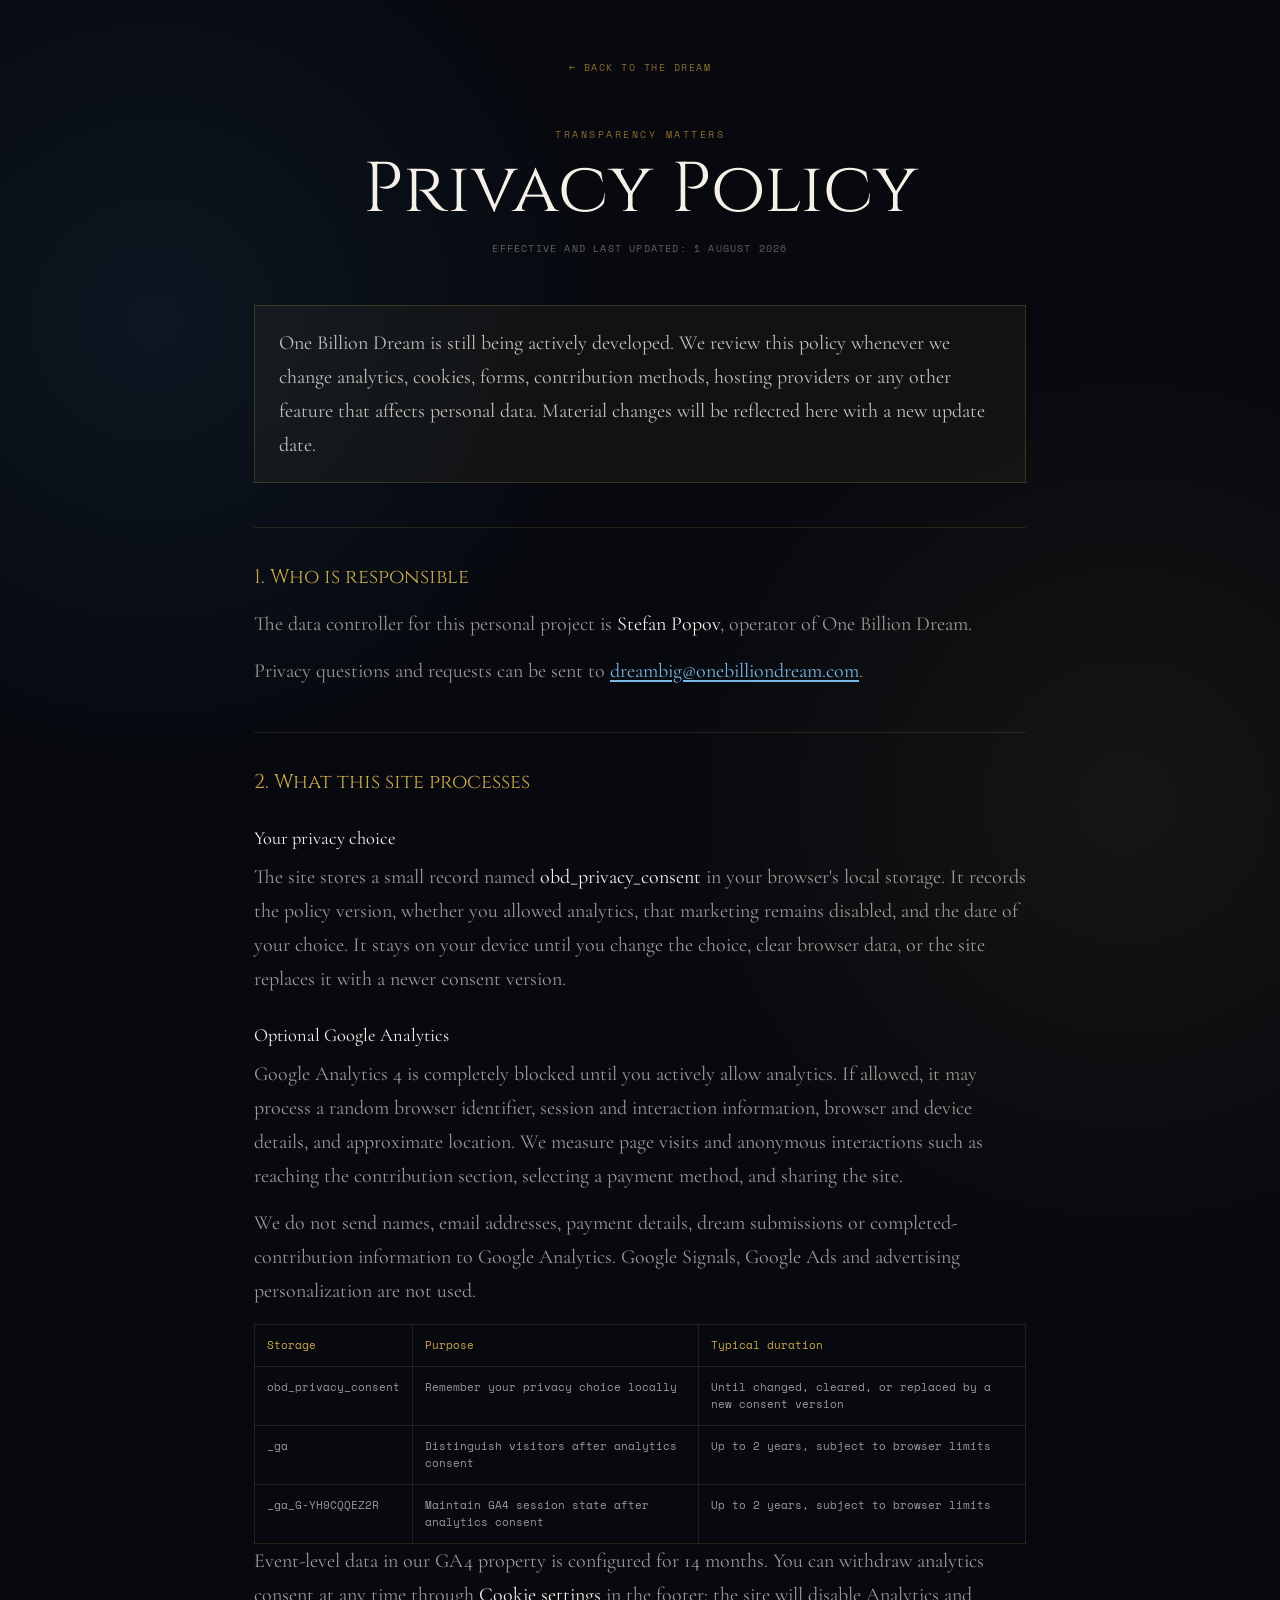
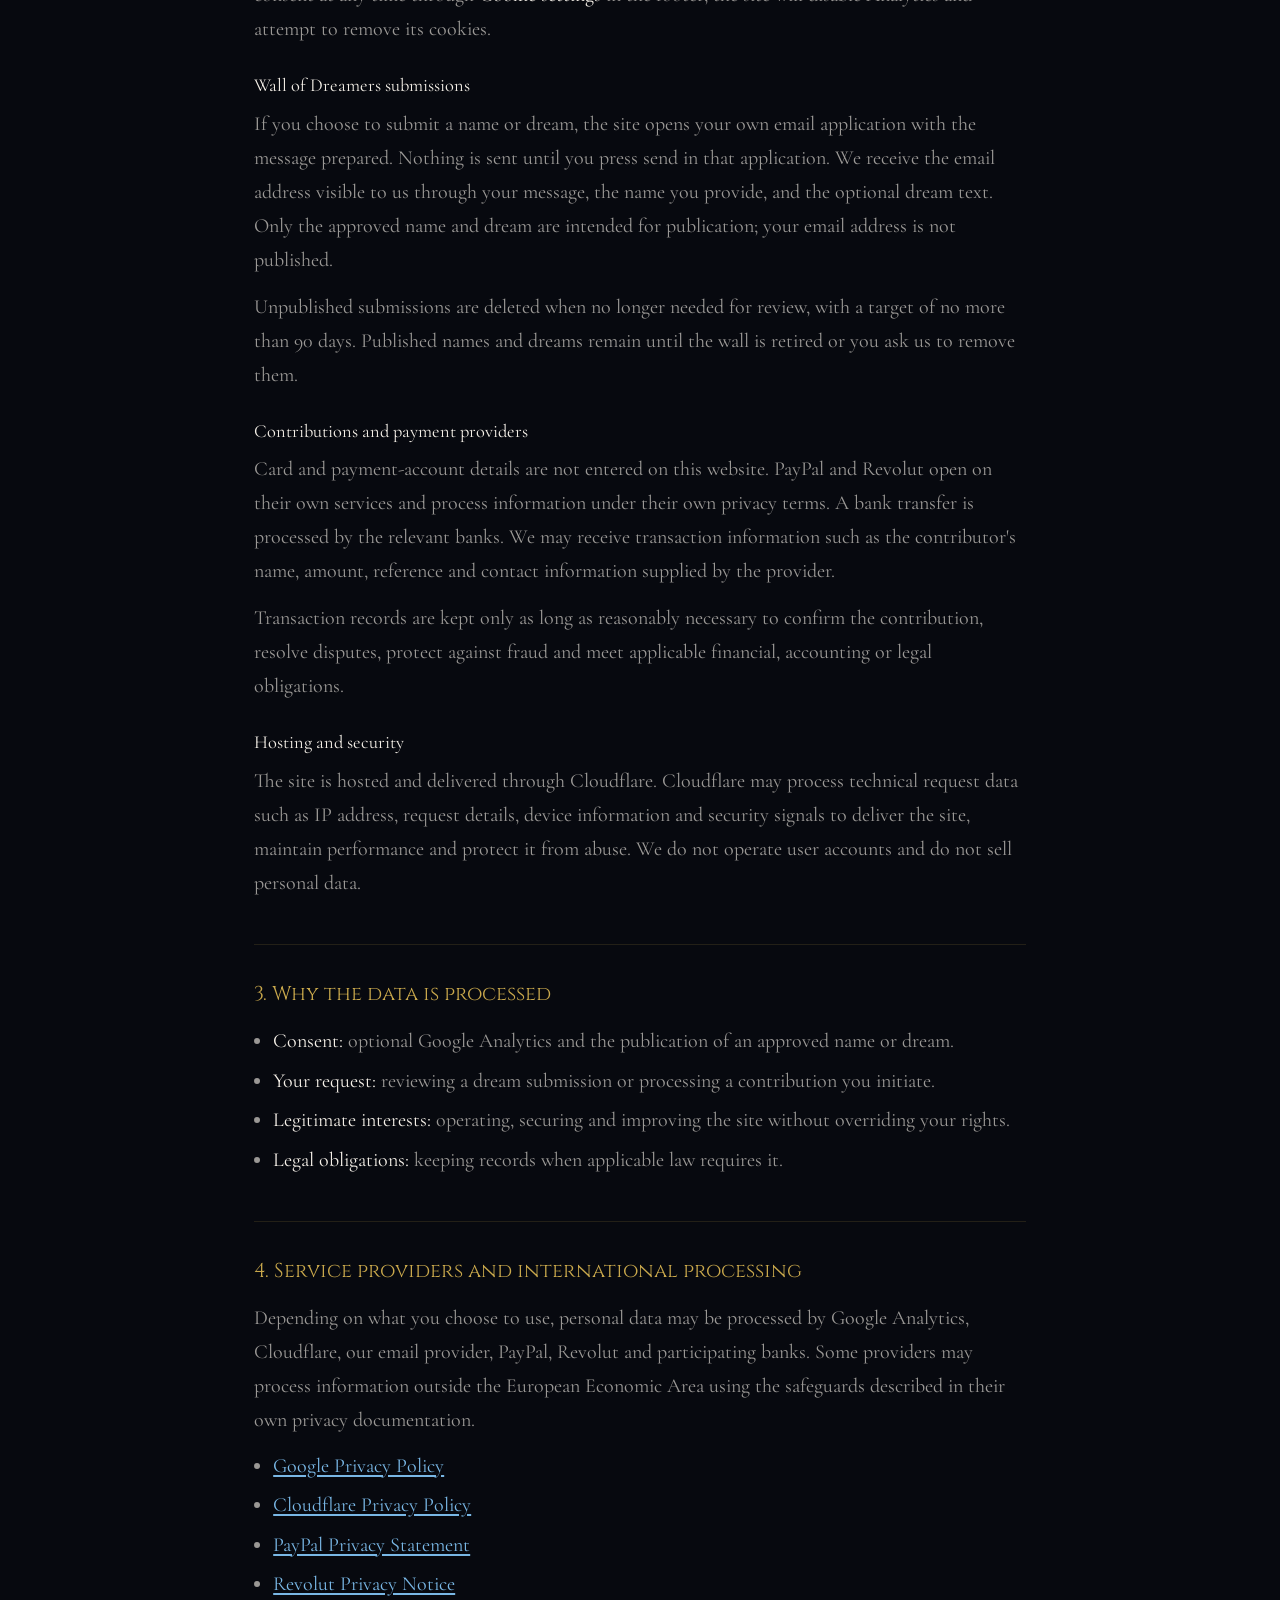
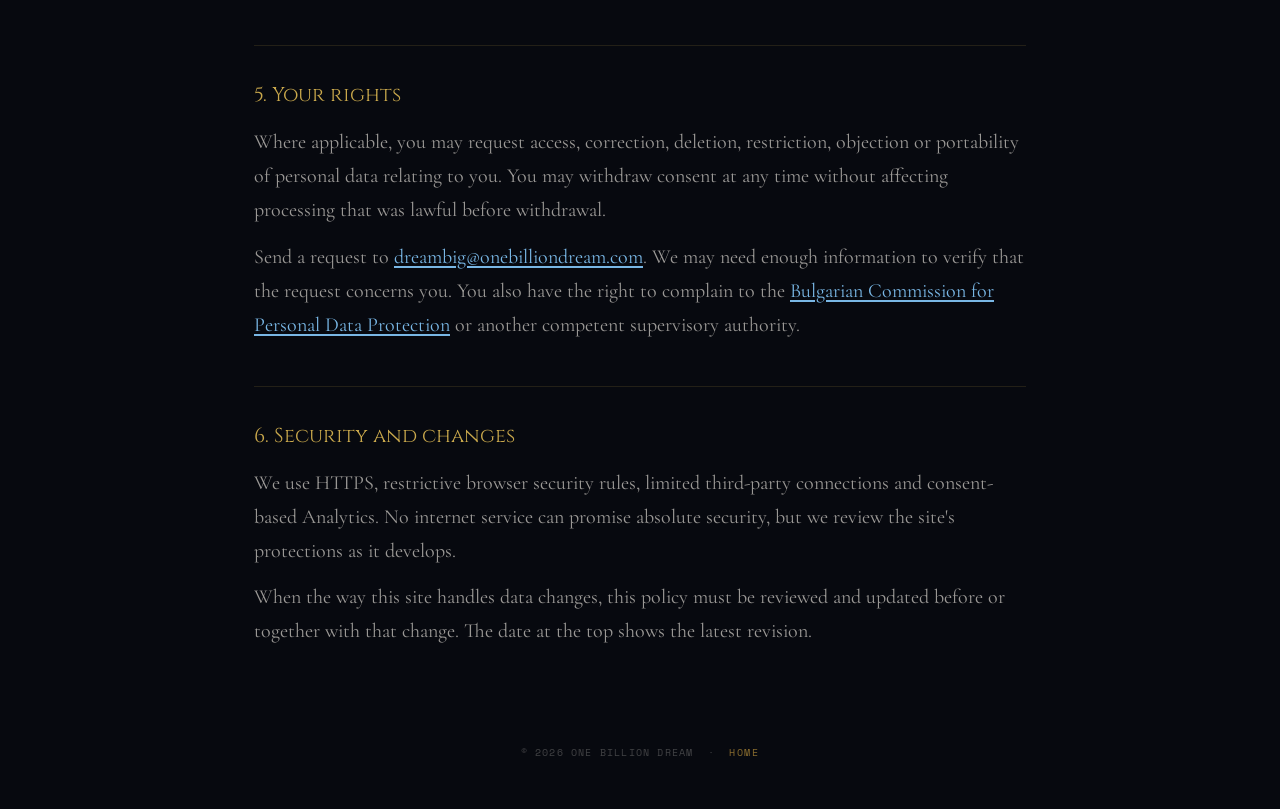
<file: privacy.html>
<!DOCTYPE html>
<html lang="en">
<head>
<meta charset="UTF-8">
<meta name="viewport" content="width=device-width, initial-scale=1.0">
<title>Privacy Policy — One Billion Dream</title>
<meta name="description" content="How One Billion Dream handles privacy choices, analytics, dream submissions and contribution information.">
<meta name="robots" content="index, follow">
<link rel="canonical" href="https://onebilliondream.com/privacy">
<link rel="icon" type="image/svg+xml" href="favicon.svg">
<link rel="preconnect" href="https://fonts.googleapis.com">
<link href="https://fonts.googleapis.com/css2?family=Cormorant+Garamond:ital,wght@0,300;0,400;1,300&family=Space+Mono:wght@400;700&family=Cinzel:wght@400;700&display=swap" rel="stylesheet">
<style>
  *, *::before, *::after { box-sizing: border-box; margin: 0; padding: 0; }
  :root {
    --gold: #c9a84c;
    --gold-dim: #8a6d2f;
    --cream: #f5f0e8;
    --dark: #07090f;
    --dark2: #0d1120;
    --muted: rgba(245,240,232,0.62);
  }
  html { scroll-behavior: smooth; }
  body {
    min-height: 100vh;
    background:
      radial-gradient(circle at 12% 8%, rgba(74,158,218,0.09), transparent 28rem),
      radial-gradient(circle at 88% 20%, rgba(201,168,76,0.08), transparent 30rem),
      var(--dark);
    color: var(--cream);
    font-family: 'Cormorant Garamond', serif;
    font-size: 20px;
    line-height: 1.7;
  }
  .page-header, main, footer { position: relative; z-index: 1; }
  .page-header {
    max-width: 820px;
    margin: 0 auto;
    padding: 3rem 1.5rem 2rem;
    text-align: center;
  }
  .back-link, footer a {
    color: var(--gold-dim);
    font-family: 'Space Mono', monospace;
    font-size: 10px;
    letter-spacing: 0.15em;
    text-decoration: none;
    text-transform: uppercase;
  }
  .back-link:hover, footer a:hover { color: var(--gold); }
  .eyebrow {
    display: block;
    margin-top: 2.75rem;
    color: var(--gold-dim);
    font-family: 'Space Mono', monospace;
    font-size: 10px;
    letter-spacing: 0.25em;
    text-transform: uppercase;
  }
  h1 {
    margin: 0.5rem 0 0.75rem;
    color: var(--cream);
    font-family: 'Cinzel', serif;
    font-size: clamp(2.4rem, 7vw, 4.4rem);
    font-weight: 400;
    line-height: 1.1;
  }
  .updated {
    color: rgba(245,240,232,0.38);
    font-family: 'Space Mono', monospace;
    font-size: 10px;
    letter-spacing: 0.12em;
    text-transform: uppercase;
  }
  main {
    max-width: 820px;
    margin: 0 auto;
    padding: 0 1.5rem 4rem;
  }
  .notice {
    margin: 1rem 0 2.5rem;
    padding: 1.25rem 1.5rem;
    border: 1px solid rgba(201,168,76,0.22);
    background: rgba(201,168,76,0.05);
    color: rgba(245,240,232,0.78);
  }
  section {
    margin-top: 2.75rem;
    padding-top: 2rem;
    border-top: 1px solid rgba(201,168,76,0.14);
  }
  h2 {
    margin-bottom: 0.8rem;
    color: var(--gold);
    font-family: 'Cinzel', serif;
    font-size: 1.25rem;
    font-weight: 400;
  }
  h3 {
    margin: 1.5rem 0 0.35rem;
    color: var(--cream);
    font-size: 1.15rem;
    font-weight: 400;
  }
  p, li { color: var(--muted); }
  p + p { margin-top: 0.8rem; }
  ul { margin: 0.75rem 0 0 1.2rem; }
  li + li { margin-top: 0.35rem; }
  strong { color: var(--cream); font-weight: 400; }
  main a { color: #79b7e5; text-underline-offset: 3px; }
  .data-table {
    width: 100%;
    margin-top: 1rem;
    border-collapse: collapse;
    font-family: 'Space Mono', monospace;
    font-size: 11px;
    line-height: 1.55;
  }
  .data-table th, .data-table td {
    padding: 0.75rem;
    border: 1px solid rgba(201,168,76,0.14);
    text-align: left;
    vertical-align: top;
  }
  .data-table th { color: var(--gold); font-weight: 400; }
  .data-table td { color: rgba(245,240,232,0.62); }
  footer {
    padding: 2rem 1.5rem 3rem;
    text-align: center;
    color: rgba(245,240,232,0.25);
    font-family: 'Space Mono', monospace;
    font-size: 10px;
    letter-spacing: 0.12em;
    text-transform: uppercase;
  }
  @media (max-width: 600px) {
    .data-table, .data-table tbody, .data-table tr, .data-table th, .data-table td { display: block; }
    .data-table tr + tr { margin-top: 0.75rem; }
    .data-table th { border-bottom: 0; }
  }
  @media (prefers-reduced-motion: reduce) { html { scroll-behavior: auto; } }
</style>
</head>
<body>
<header class="page-header">
  <a href="/" class="back-link">← Back to the dream</a>
  <span class="eyebrow">Transparency matters</span>
  <h1>Privacy Policy</h1>
  <p class="updated">Effective and last updated: 1 August 2026</p>
</header>

<main>
  <div class="notice">
    One Billion Dream is still being actively developed. We review this policy whenever we change analytics, cookies, forms, contribution methods, hosting providers or any other feature that affects personal data. Material changes will be reflected here with a new update date.
  </div>

  <section>
    <h2>1. Who is responsible</h2>
    <p>The data controller for this personal project is <strong>Stefan Popov</strong>, operator of One Billion Dream.</p>
    <p>Privacy questions and requests can be sent to <a href="mailto:dreambig@onebilliondream.com">dreambig@onebilliondream.com</a>.</p>
  </section>

  <section>
    <h2>2. What this site processes</h2>

    <h3>Your privacy choice</h3>
    <p>The site stores a small record named <strong>obd_privacy_consent</strong> in your browser's local storage. It records the policy version, whether you allowed analytics, that marketing remains disabled, and the date of your choice. It stays on your device until you change the choice, clear browser data, or the site replaces it with a newer consent version.</p>

    <h3>Optional Google Analytics</h3>
    <p>Google Analytics 4 is completely blocked until you actively allow analytics. If allowed, it may process a random browser identifier, session and interaction information, browser and device details, and approximate location. We measure page visits and anonymous interactions such as reaching the contribution section, selecting a payment method, and sharing the site.</p>
    <p>We do not send names, email addresses, payment details, dream submissions or completed-contribution information to Google Analytics. Google Signals, Google Ads and advertising personalization are not used.</p>

    <table class="data-table">
      <thead><tr><th>Storage</th><th>Purpose</th><th>Typical duration</th></tr></thead>
      <tbody>
        <tr><td>obd_privacy_consent</td><td>Remember your privacy choice locally</td><td>Until changed, cleared, or replaced by a new consent version</td></tr>
        <tr><td>_ga</td><td>Distinguish visitors after analytics consent</td><td>Up to 2 years, subject to browser limits</td></tr>
        <tr><td>_ga_G-YH9CQQEZ2R</td><td>Maintain GA4 session state after analytics consent</td><td>Up to 2 years, subject to browser limits</td></tr>
      </tbody>
    </table>
    <p>Event-level data in our GA4 property is configured for 14 months. You can withdraw analytics consent at any time through <strong>Cookie settings</strong> in the footer; the site will disable Analytics and attempt to remove its cookies.</p>

    <h3>Wall of Dreamers submissions</h3>
    <p>If you choose to submit a name or dream, the site opens your own email application with the message prepared. Nothing is sent until you press send in that application. We receive the email address visible to us through your message, the name you provide, and the optional dream text. Only the approved name and dream are intended for publication; your email address is not published.</p>
    <p>Unpublished submissions are deleted when no longer needed for review, with a target of no more than 90 days. Published names and dreams remain until the wall is retired or you ask us to remove them.</p>

    <h3>Contributions and payment providers</h3>
    <p>Card and payment-account details are not entered on this website. PayPal and Revolut open on their own services and process information under their own privacy terms. A bank transfer is processed by the relevant banks. We may receive transaction information such as the contributor's name, amount, reference and contact information supplied by the provider.</p>
    <p>Transaction records are kept only as long as reasonably necessary to confirm the contribution, resolve disputes, protect against fraud and meet applicable financial, accounting or legal obligations.</p>

    <h3>Hosting and security</h3>
    <p>The site is hosted and delivered through Cloudflare. Cloudflare may process technical request data such as IP address, request details, device information and security signals to deliver the site, maintain performance and protect it from abuse. We do not operate user accounts and do not sell personal data.</p>
  </section>

  <section>
    <h2>3. Why the data is processed</h2>
    <ul>
      <li><strong>Consent:</strong> optional Google Analytics and the publication of an approved name or dream.</li>
      <li><strong>Your request:</strong> reviewing a dream submission or processing a contribution you initiate.</li>
      <li><strong>Legitimate interests:</strong> operating, securing and improving the site without overriding your rights.</li>
      <li><strong>Legal obligations:</strong> keeping records when applicable law requires it.</li>
    </ul>
  </section>

  <section>
    <h2>4. Service providers and international processing</h2>
    <p>Depending on what you choose to use, personal data may be processed by Google Analytics, Cloudflare, our email provider, PayPal, Revolut and participating banks. Some providers may process information outside the European Economic Area using the safeguards described in their own privacy documentation.</p>
    <ul>
      <li><a href="https://policies.google.com/privacy" target="_blank" rel="noopener noreferrer">Google Privacy Policy</a></li>
      <li><a href="https://www.cloudflare.com/privacypolicy/" target="_blank" rel="noopener noreferrer">Cloudflare Privacy Policy</a></li>
      <li><a href="https://www.paypal.com/privacy" target="_blank" rel="noopener noreferrer">PayPal Privacy Statement</a></li>
      <li><a href="https://www.revolut.com/legal/privacy/" target="_blank" rel="noopener noreferrer">Revolut Privacy Notice</a></li>
    </ul>
  </section>

  <section>
    <h2>5. Your rights</h2>
    <p>Where applicable, you may request access, correction, deletion, restriction, objection or portability of personal data relating to you. You may withdraw consent at any time without affecting processing that was lawful before withdrawal.</p>
    <p>Send a request to <a href="mailto:dreambig@onebilliondream.com">dreambig@onebilliondream.com</a>. We may need enough information to verify that the request concerns you. You also have the right to complain to the <a href="https://cpdp.bg/en/lodging-complaints-and-alerts/" target="_blank" rel="noopener noreferrer">Bulgarian Commission for Personal Data Protection</a> or another competent supervisory authority.</p>
  </section>

  <section>
    <h2>6. Security and changes</h2>
    <p>We use HTTPS, restrictive browser security rules, limited third-party connections and consent-based Analytics. No internet service can promise absolute security, but we review the site's protections as it develops.</p>
    <p>When the way this site handles data changes, this policy must be reviewed and updated before or together with that change. The date at the top shows the latest revision.</p>
  </section>
</main>

<footer>
  © 2026 One Billion Dream &nbsp;·&nbsp; <a href="/">Home</a>
</footer>
</body>
</html>
</file>
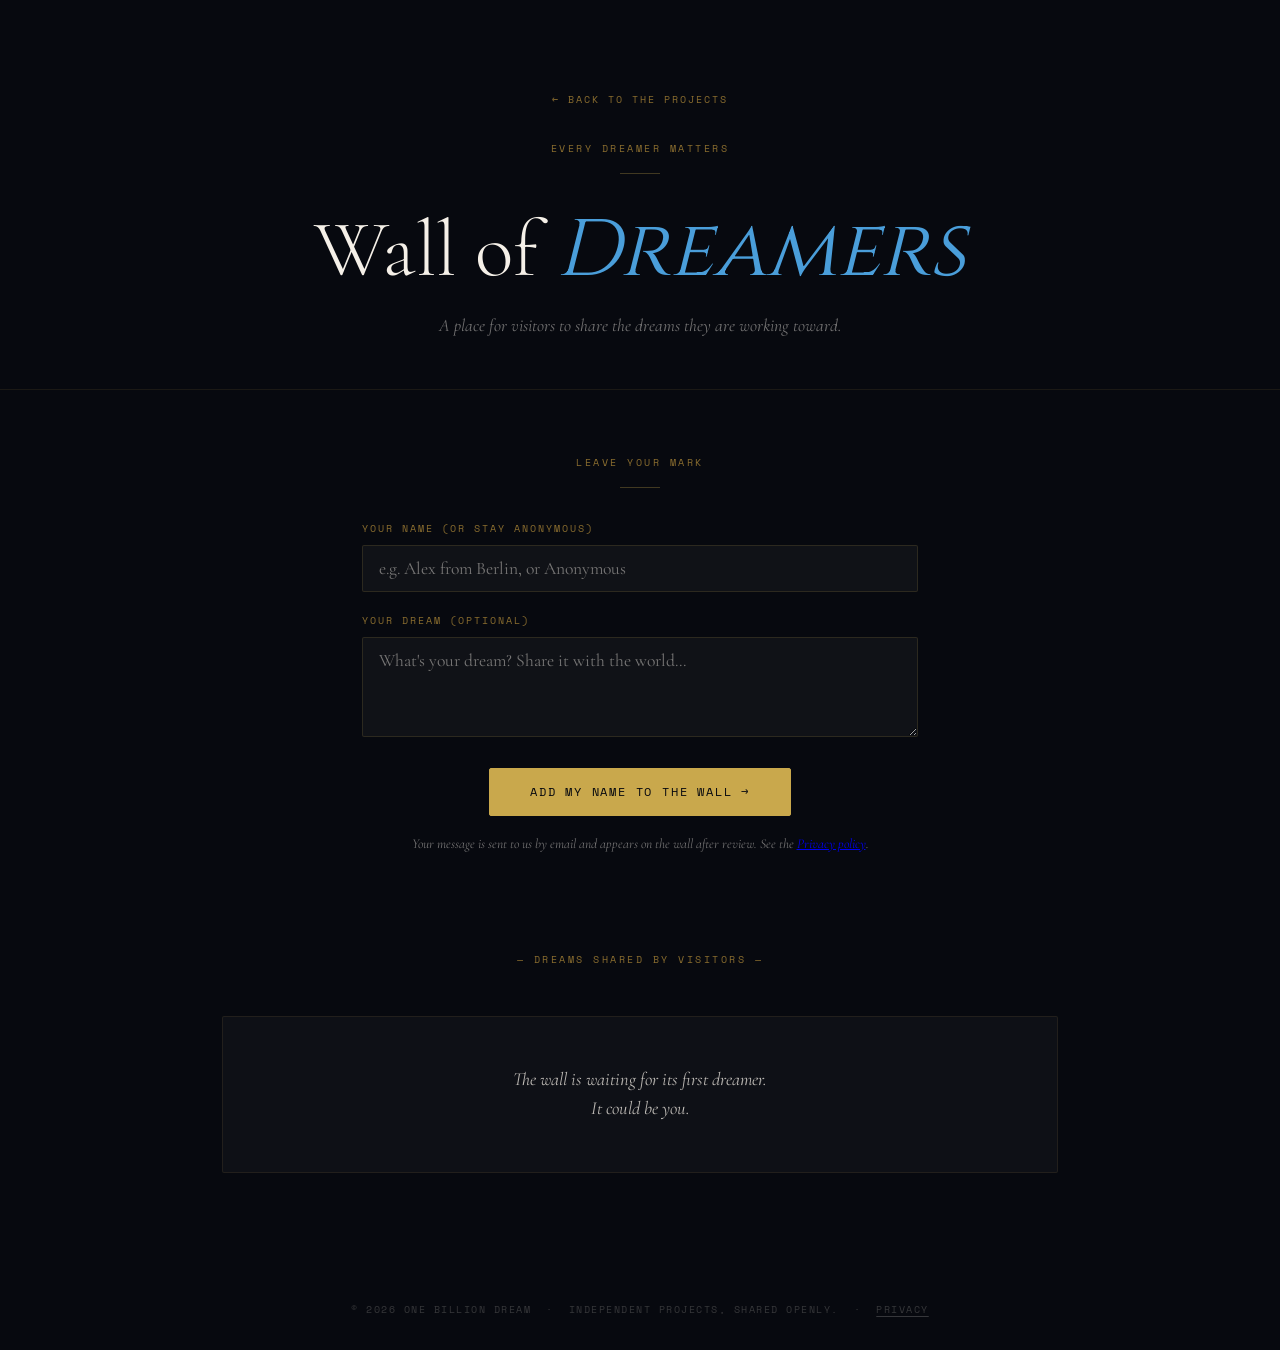
<file: wall-of-dreamers.html>
<!DOCTYPE html>
<html lang="en">
<head>
<meta charset="UTF-8">
<meta name="viewport" content="width=device-width, initial-scale=1.0">
<title>Wall of Dreamers — One Billion Dream</title>
<meta name="description" content="A public wall where visitors can share the dreams they are working toward and encourage others to keep building.">
<meta name="robots" content="index, follow">
<link rel="canonical" href="https://onebilliondream.com/wall-of-dreamers">
<meta property="og:type" content="website">
<meta property="og:url" content="https://onebilliondream.com/wall-of-dreamers">
<meta property="og:title" content="Wall of Dreamers — One Billion Dream">
<meta property="og:description" content="Share the dream you are working toward and encourage others to keep building.">
<meta property="og:image" content="https://onebilliondream.com/og-image.png">
<meta property="og:site_name" content="One Billion Dream">
<meta name="twitter:card" content="summary_large_image">
<meta name="twitter:title" content="Wall of Dreamers — One Billion Dream">
<meta name="twitter:description" content="Share the dream you are working toward and encourage others to keep building.">
<meta name="twitter:image" content="https://onebilliondream.com/og-image.png">
<link rel="icon" type="image/svg+xml" href="favicon.svg">
<link rel="preconnect" href="https://fonts.googleapis.com">
<link href="https://fonts.googleapis.com/css2?family=Cormorant+Garamond:ital,wght@0,300;0,400;1,300&family=Space+Mono:wght@400;700&family=Cinzel:wght@400;700&display=swap" rel="stylesheet">
<style>
  *, *::before, *::after { box-sizing: border-box; margin: 0; padding: 0; }
  :root {
    --gold: #c9a84c;
    --gold-dim: #8a6d2f;
    --cream: #f5f0e8;
    --dark: #07090f;
    --dark2: #0d1120;
    --muted: rgba(245,240,232,0.45);
    --blue: #4a9eda;
  }
  html { scroll-behavior: smooth; }
  body {
    background: var(--dark);
    color: var(--cream);
    font-family: 'Cormorant Garamond', serif;
    font-size: 20px;
    line-height: 1.7;
    overflow-x: hidden;
  }

  #stars { position: fixed; inset: 0; z-index: 0; pointer-events: none; }
  .star {
    position: absolute;
    border-radius: 50%;
    background: white;
    animation: twinkle var(--d, 3s) ease-in-out infinite var(--delay, 0s);
    opacity: 0;
  }
  @keyframes twinkle {
    0%, 100% { opacity: 0; }
    50% { opacity: var(--peak, 0.8); }
  }

  /* HEADER */
  header {
    position: relative;
    z-index: 1;
    text-align: center;
    padding: 5rem 2rem 3rem;
    border-bottom: 1px solid rgba(201,168,76,0.1);
  }
  .back-link {
    display: inline-block;
    font-family: 'Space Mono', monospace;
    font-size: 10px;
    letter-spacing: 0.2em;
    text-transform: uppercase;
    color: var(--gold-dim);
    text-decoration: none;
    margin-bottom: 2rem;
    transition: color 0.2s;
  }
  .back-link:hover { color: var(--gold); }
  .eyebrow {
    font-family: 'Space Mono', monospace;
    font-size: 10px;
    letter-spacing: 0.25em;
    color: var(--gold-dim);
    text-transform: uppercase;
    margin-bottom: 1rem;
    display: block;
  }
  h1 {
    font-size: clamp(2.5rem, 7vw, 5rem);
    font-weight: 300;
    line-height: 1.1;
    margin-bottom: 1rem;
  }
  h1 em {
    font-style: italic;
    color: var(--blue);
    font-family: 'Cinzel', serif;
  }
  .header-sub {
    font-size: 1.1rem;
    color: var(--muted);
    max-width: 500px;
    margin: 0 auto;
    font-style: italic;
  }

  /* SUBMIT FORM */
  #submit-section {
    position: relative;
    z-index: 1;
    max-width: 620px;
    margin: 0 auto;
    padding: 4rem 2rem;
    text-align: center;
  }
  .form-label {
    font-family: 'Space Mono', monospace;
    font-size: 10px;
    letter-spacing: 0.2em;
    color: var(--gold-dim);
    text-transform: uppercase;
    display: block;
    margin-bottom: 0.5rem;
    text-align: left;
  }
  .form-input, .form-textarea {
    width: 100%;
    background: rgba(245,240,232,0.04);
    border: 1px solid rgba(201,168,76,0.15);
    border-radius: 2px;
    color: var(--cream);
    font-family: 'Cormorant Garamond', serif;
    font-size: 1.1rem;
    padding: 0.75rem 1rem;
    margin-bottom: 1.25rem;
    outline: none;
    transition: border-color 0.2s;
  }
  .form-input:focus, .form-textarea:focus {
    border-color: rgba(201,168,76,0.4);
  }
  .form-textarea { height: 100px; resize: vertical; }
  .form-input::placeholder, .form-textarea::placeholder { color: var(--muted); }
  .submit-btn {
    background: var(--gold);
    border: 1px solid var(--gold);
    color: var(--dark);
    font-family: 'Space Mono', monospace;
    font-size: 12px;
    letter-spacing: 0.15em;
    text-transform: uppercase;
    padding: 0.9rem 2.5rem;
    border-radius: 2px;
    cursor: pointer;
    transition: all 0.2s;
  }
  .submit-btn:hover {
    background: transparent;
    color: var(--gold);
  }
  .form-note {
    font-size: 0.85rem;
    color: var(--muted);
    font-style: italic;
    margin-top: 1rem;
  }

  /* WALL */
  #wall {
    position: relative;
    z-index: 1;
    max-width: 900px;
    margin: 0 auto;
    padding: 2rem 2rem 6rem;
  }
  .wall-title {
    font-family: 'Space Mono', monospace;
    font-size: 10px;
    letter-spacing: 0.25em;
    color: var(--gold-dim);
    text-transform: uppercase;
    text-align: center;
    margin-bottom: 3rem;
  }
  .dreams-grid {
    display: grid;
    grid-template-columns: repeat(auto-fill, minmax(260px, 1fr));
    gap: 1.25rem;
  }
  .dream-card {
    background: rgba(245,240,232,0.03);
    border: 1px solid rgba(201,168,76,0.1);
    border-radius: 2px;
    padding: 1.5rem;
    position: relative;
    transition: border-color 0.3s;
  }
  .dream-card:hover { border-color: rgba(201,168,76,0.25); }
  .dream-card .dream-name {
    font-family: 'Space Mono', monospace;
    font-size: 10px;
    letter-spacing: 0.15em;
    color: var(--gold);
    text-transform: uppercase;
    margin-bottom: 0.5rem;
  }
  .dream-card .dream-country {
    font-family: 'Space Mono', monospace;
    font-size: 9px;
    color: var(--muted);
    margin-bottom: 0.75rem;
  }
  .dream-card .dream-text {
    font-size: 1rem;
    color: rgba(245,240,232,0.75);
    font-style: italic;
    line-height: 1.6;
  }
  .dream-card .dream-quote {
    position: absolute;
    top: 1rem;
    right: 1.25rem;
    font-size: 2rem;
    color: rgba(201,168,76,0.15);
    font-family: Georgia, serif;
    line-height: 1;
  }

  /* DIVIDER */
  .divider {
    width: 40px;
    height: 1px;
    background: rgba(201,168,76,0.3);
    margin: 0 auto 2rem;
  }

  footer {
    text-align: center;
    padding: 2rem;
    font-family: 'Space Mono', monospace;
    font-size: 10px;
    letter-spacing: 0.15em;
    color: rgba(245,240,232,0.2);
    text-transform: uppercase;
    position: relative;
    z-index: 1;
  }
  footer a { color: inherit; text-underline-offset: 3px; }
  footer a:hover { color: var(--gold-dim); }

  @media (max-width: 600px) {
    .dreams-grid { grid-template-columns: 1fr; }
    h1 { font-size: 2.5rem; }
  }

  /* Respect users who prefer less motion (accessibility) */
  @media (prefers-reduced-motion: reduce) {
    *, *::before, *::after {
      animation-duration: 0.01ms !important;
      animation-iteration-count: 1 !important;
      transition-duration: 0.01ms !important;
    }
    html { scroll-behavior: auto; }
  }
</style>
</head>
<body>

<div id="stars"></div>

<header>
  <a href="/" class="back-link">← Back to the projects</a>
  <span class="eyebrow">Every dreamer matters</span>
  <div class="divider"></div>
  <h1>Wall of <em>Dreamers</em></h1>
  <p class="header-sub">A place for visitors to share the dreams they are working toward.</p>
</header>

<section id="submit-section">
  <p class="section-tag" style="font-family:'Space Mono',monospace;font-size:10px;letter-spacing:0.25em;color:var(--gold-dim);text-transform:uppercase;margin-bottom:1rem;">Leave your mark</p>
  <div class="divider"></div>

  <label class="form-label" for="input-name">Your name (or stay anonymous)</label>
  <input type="text" class="form-input" id="input-name" maxlength="100" autocomplete="name" placeholder="e.g. Alex from Berlin, or Anonymous">

  <label class="form-label" for="input-dream">Your dream (optional)</label>
  <textarea class="form-textarea" id="input-dream" maxlength="1000" aria-describedby="form-note" placeholder="What's your dream? Share it with the world..."></textarea>

  <button class="submit-btn" id="submit-dream-btn" type="button">Add my name to the wall →</button>
  <p class="form-note" id="form-note" aria-live="polite">Your message is sent to us by email and appears on the wall after review. See the <a href="/privacy">Privacy policy</a>.</p>
</section>

<section id="wall">
  <p class="wall-title">— Dreams shared by visitors —</p>
  <div class="dreams-grid" id="dreams-grid">

    <div class="dream-card" style="grid-column:1/-1;text-align:center;padding:3rem 1.5rem;">
      <p class="dream-text" style="font-size:1.15rem;">The wall is waiting for its first dreamer.<br>It could be you.</p>
    </div>

  </div>
</section>

<footer>
  © 2026 One Billion Dream &nbsp;·&nbsp; Independent projects, shared openly.
  &nbsp;·&nbsp; <a href="/privacy">Privacy</a>
</footer>

<script>
  const starsEl = document.getElementById('stars');
  for (let i = 0; i < 180; i++) {
    const s = document.createElement('div');
    s.className = 'star';
    const size = Math.random() < 0.8 ? 1 : 2;
    s.style.cssText = `width:${size}px;height:${size}px;top:${Math.random()*100}%;left:${Math.random()*100}%;--d:${2+Math.random()*4}s;--delay:${Math.random()*6}s;--peak:${0.3+Math.random()*0.7};`;
    starsEl.appendChild(s);
  }

  function submitDream() {
    const name = document.getElementById('input-name').value.trim() || 'Anonymous';
    const dream = document.getElementById('input-dream').value.trim();
    if (!dream && name === 'Anonymous') {
      alert('Please add your name or a dream before submitting.');
      return;
    }
    // Opens the visitor's email app with the submission pre-filled.
    // Nothing goes on the wall until it's reviewed and added manually.
    const subject = encodeURIComponent('Wall of Dreamers — new submission');
    const body = encodeURIComponent(
      'Name: ' + name + '\n' +
      'Dream: ' + (dream || '(none)') + '\n\n' +
      '— sent from onebilliondream.com/wall-of-dreamers'
    );
    window.location.href = 'mailto:dreambig@onebilliondream.com?subject=' + subject + '&body=' + body;
    document.getElementById('form-note').textContent =
      'Your email app just opened — press send, and after review your dream joins the wall. ✨';
  }
  document.getElementById('submit-dream-btn').addEventListener('click', submitDream);
</script>

<style>
  @keyframes fadeIn {
    from { opacity: 0; transform: translateY(16px); }
    to { opacity: 1; transform: translateY(0); }
  }
</style>
</body>
</html>
</file>
<file: site.css>
:root {
  --obd-night: #07090f;
  --obd-navy: #142338;
  --obd-blue: #315f86;
  --obd-sky: #dfeaf1;
  --obd-paper: #f6f2e9;
  --obd-card: #fffdf8;
  --obd-ink: #172234;
  --obd-muted: #617083;
  --obd-gold: #c9a15d;
  --obd-sand: #eee1c7;
  --obd-line: rgba(23, 34, 52, .12);
  --obd-radius: 26px;
  --obd-shadow: 0 22px 55px rgba(20, 35, 56, .1);
}

body {
  background: var(--obd-paper);
  color: var(--obd-ink);
  font-family: Inter, ui-sans-serif, system-ui, -apple-system, BlinkMacSystemFont, "Segoe UI", sans-serif;
  font-size: 16px;
  line-height: 1.6;
}

.site-main { position: relative; z-index: 1; }
.site-main section { position: relative; z-index: 1; }
.site-main h1,
.site-main h2,
.site-main h3 {
  margin: 0;
  font-family: "Cormorant Garamond", Georgia, serif;
  font-weight: 400;
  line-height: 1.03;
}
.site-main h2 { font-size: clamp(2.6rem, 5vw, 4.8rem); letter-spacing: -.045em; }
.site-main p { margin: 0; }

.shell { width: min(1160px, calc(100% - 48px)); margin: 0 auto; }
.eyebrow {
  display: inline-flex;
  align-items: center;
  gap: 10px;
  margin: 0 0 18px;
  color: var(--obd-blue);
  font-family: "Space Mono", monospace;
  font-size: .68rem;
  font-weight: 700;
  letter-spacing: .17em;
  text-transform: uppercase;
}
.eyebrow::before { content: ""; width: 28px; height: 1px; background: currentColor; }

.site-nav {
  position: absolute;
  z-index: 20;
  inset: 0 0 auto;
  height: 92px;
  display: flex;
  align-items: center;
  color: rgba(255,255,255,.86);
}
.nav-inner { display: flex; align-items: center; justify-content: space-between; }
.brand { display: flex; align-items: center; gap: 12px; color: inherit; font-weight: 750; letter-spacing: .02em; text-decoration: none; }
.brand-mark {
  display: grid;
  width: 38px;
  height: 38px;
  place-items: center;
  border: 1px solid rgba(255,255,255,.35);
  border-radius: 50%;
  color: #f4d89f;
  font-family: Georgia, serif;
}
.nav-links { display: flex; align-items: center; gap: 28px; font-size: .86rem; }
.nav-links a { color: inherit; opacity: .72; text-decoration: none; transition: opacity .2s; }
.nav-links a:hover { opacity: 1; }
.nav-github { padding: 10px 16px; border: 1px solid rgba(255,255,255,.22); border-radius: 999px; opacity: 1 !important; }

#hero {
  position: relative;
  min-height: 760px;
  height: 100svh;
  padding: 0;
  display: grid;
  align-items: center;
  overflow: hidden;
  color: white;
  text-align: left;
  background: var(--obd-night);
}
#hero .bg-video { opacity: 1; filter: none; }
#hero .hero-content { position: relative; z-index: 3; width: min(1160px, calc(100% - 48px)); margin: 0 auto; padding-top: 70px; }
#hero .hero-copy { max-width: 790px; }
#hero .eyebrow { color: #e6c989; opacity: 1; animation: none; }
#hero h1 {
  max-width: 780px;
  margin: 0;
  color: white;
  font-size: clamp(4.2rem, 9.5vw, 8.7rem);
  letter-spacing: -.065em;
  line-height: .92;
  opacity: 1;
  animation: none;
  text-wrap: balance;
}
.hero-lede {
  max-width: 660px;
  margin-top: 28px !important;
  color: rgba(255,255,255,.74);
  font-size: clamp(1.08rem, 1.7vw, 1.35rem);
  line-height: 1.7;
}
.hero-actions { display: flex; flex-wrap: wrap; gap: 14px; margin-top: 36px; }
.site-button {
  display: inline-flex;
  align-items: center;
  justify-content: center;
  min-height: 54px;
  padding: 0 24px;
  border: 1px solid transparent;
  border-radius: 999px;
  font-size: .92rem;
  font-weight: 750;
  text-decoration: none;
  transition: transform .2s, background .2s, border-color .2s;
}
.site-button:hover { transform: translateY(-2px); }
.site-button-primary { color: var(--obd-ink); background: #f2d59b; }
.site-button-secondary { color: white; border-color: rgba(255,255,255,.28); background: rgba(255,255,255,.04); }
#hero .scroll-hint { z-index: 3; left: 50%; transform: translateX(-50%); color: rgba(255,255,255,.48); animation: none; opacity: 1; }

.dawn {
  padding: 118px 0 104px;
  overflow: hidden;
  color: white;
  background: linear-gradient(180deg, #101b2a 0%, #24425e 52%, #dfe8eb 100%);
}
.dawn::after {
  content: "";
  position: absolute;
  z-index: 0;
  width: 520px;
  height: 520px;
  left: 50%;
  bottom: -420px;
  transform: translateX(-50%);
  border-radius: 50%;
  background: #fff4ce;
  box-shadow: 0 0 110px 44px rgba(255, 228, 162, .34);
}
.dawn-quote { position: relative; z-index: 1; max-width: 900px; margin: 0 auto; text-align: center; }
.dawn-quote span { display: block; margin-bottom: 18px; color: #e9ce96; font-family: "Space Mono",monospace; font-size: .68rem; font-weight: 700; letter-spacing: .2em; text-transform: uppercase; }
.dawn-quote p { font-family: "Cormorant Garamond",Georgia,serif; font-size: clamp(2rem, 4.6vw, 4.2rem); line-height: 1.15; letter-spacing: -.035em; text-wrap: balance; }

#projects { padding: 118px 0 132px; background: var(--obd-paper); }
.section-head { display: grid; grid-template-columns: 1.25fr .75fr; gap: 70px; align-items: end; margin-bottom: 62px; }
.section-head > p { color: var(--obd-muted); font-size: 1.08rem; }
.project-stack { border-top: 1px solid var(--obd-line); }
.project-story { display: grid; grid-template-columns: 1fr 1fr; gap: clamp(48px, 7vw, 92px); align-items: center; padding: 76px 0; border-bottom: 1px solid var(--obd-line); scroll-margin-top: 24px; }
.project-story.reverse .project-visual { order: 2; }
.project-copy h3 { margin-top: 24px; font-size: clamp(2.65rem, 5vw, 4.9rem); letter-spacing: -.05em; }
.project-copy > p { max-width: 560px; margin-top: 22px; color: var(--obd-muted); font-size: 1.06rem; line-height: 1.78; }
.project-visual { position: relative; min-height: 420px; padding: 34px; overflow: hidden; border: 1px solid var(--obd-line); border-radius: var(--obd-radius); box-shadow: var(--obd-shadow); }
.visual-label { color: rgba(255,255,255,.56); font-family: "Space Mono",monospace; font-size: .64rem; font-weight: 700; letter-spacing: .14em; text-transform: uppercase; }
.status { align-self: flex-start; display: inline-flex; padding: 8px 11px; border: 1px solid currentColor; border-radius: 999px; opacity: .72; font-family: "Space Mono",monospace; font-size: .62rem; font-weight: 700; letter-spacing: .12em; text-transform: uppercase; }
.card-meta { display: flex; flex-wrap: wrap; gap: 8px; margin-top: 24px; }
.card-meta span { padding: 7px 10px; border-radius: 8px; background: rgba(255,255,255,.65); font-size: .72rem; font-weight: 700; }

.audit-visual { color: white; background: linear-gradient(145deg, #142338, #2c607c); }
.audit-radar { position: absolute; width: 270px; height: 270px; right: -30px; top: -35px; border: 1px solid rgba(255,255,255,.15); border-radius: 50%; box-shadow: 0 0 0 42px rgba(255,255,255,.035), 0 0 0 84px rgba(255,255,255,.025); }
.audit-window { position: absolute; inset: 108px 34px 34px; padding: 24px; border: 1px solid rgba(255,255,255,.14); border-radius: 18px; background: rgba(8,19,31,.72); backdrop-filter: blur(10px); }
.window-top { display: flex; gap: 7px; padding-bottom: 20px; border-bottom: 1px solid rgba(255,255,255,.1); }
.window-top i { width: 8px; height: 8px; border-radius: 50%; background: #d9b66f; }
.audit-line { height: 10px; margin-top: 20px; border-radius: 99px; background: rgba(255,255,255,.12); }
.audit-line.good { width: 72%; background: rgba(123,199,177,.58); }
.audit-line.short { width: 45%; }

.workflow-visual { background: linear-gradient(145deg, #dcebe4, #f5efe1); }
.workflow-visual .visual-label { color: #526d62; }
.flow-line { position: absolute; left: 21%; right: 21%; top: 50%; height: 1px; background: rgba(42,81,67,.24); }
.flow-node { position: absolute; display: grid; place-items: center; width: 98px; height: 98px; border-radius: 24px; color: #315848; background: rgba(255,255,255,.76); box-shadow: 0 16px 35px rgba(42,81,67,.12); font-size: .72rem; font-weight: 800; text-align: center; }
.flow-node.one { left: 10%; top: 38%; }
.flow-node.two { left: 50%; top: 50%; transform: translate(-50%,-50%); color: white; background: #315f55; }
.flow-node.three { right: 10%; top: 38%; }

.mission-visual { color: white; background: linear-gradient(145deg, #111b2a, #1d3753); }
.mission-screen { position: absolute; inset: 84px 28px 28px; padding: 20px; border: 1px solid rgba(255,255,255,.13); border-radius: 18px; background: #0b1420; }
.mission-status { display: flex; justify-content: space-between; padding-bottom: 16px; color: #86d2b1; font-size: .72rem; font-weight: 800; border-bottom: 1px solid rgba(255,255,255,.09); }
.mission-grid { display: grid; grid-template-columns: repeat(3,1fr); gap: 10px; margin-top: 16px; }
.mission-metric { min-height: 74px; padding: 12px; border-radius: 10px; color: rgba(255,255,255,.52); background: #142337; font-size: .64rem; }
.mission-metric strong { display: block; margin-top: 9px; color: white; font-size: 1.05rem; }

.knowledge-visual { background: linear-gradient(145deg, #efe5cd, #dce9ec); }
.knowledge-visual .visual-label { color: #5e6e73; }
.note-card { position: absolute; width: 170px; padding: 18px; border: 1px solid rgba(23,34,52,.1); border-radius: 15px; color: #52616b; background: rgba(255,255,255,.78); box-shadow: 0 15px 32px rgba(23,34,52,.1); font-size: .68rem; }
.note-card strong { display: block; margin-bottom: 8px; color: var(--obd-ink); font-family: "Cormorant Garamond",serif; font-size: 1.2rem; }
.note-card.a { left: 8%; top: 29%; transform: rotate(-4deg); }
.note-card.b { right: 8%; top: 24%; transform: rotate(4deg); }
.note-card.c { left: 50%; bottom: 8%; transform: translateX(-50%); }

#about { padding: 130px 0; overflow: hidden; background: var(--obd-sky); }
.about-grid { display: grid; grid-template-columns: .85fr 1.15fr; gap: 110px; align-items: center; }
.orbit-art { position: relative; aspect-ratio: 1; max-width: 430px; border: 1px solid rgba(49,95,134,.22); border-radius: 50%; }
.orbit-art::before, .orbit-art::after { content: ""; position: absolute; border: 1px solid rgba(49,95,134,.22); border-radius: 50%; }
.orbit-art::before { inset: 16%; }
.orbit-art::after { inset: 34%; background: var(--obd-paper); box-shadow: 0 16px 45px rgba(49,95,134,.15); }
.orbit-dot { position: absolute; z-index: 2; width: 18px; height: 18px; top: 16%; right: 16%; border-radius: 50%; background: var(--obd-gold); box-shadow: 0 0 0 10px rgba(201,161,93,.15); }
.about-copy > p { margin-top: 30px; color: #52677b; font-size: 1.16rem; line-height: 1.85; }
.signature { margin-top: 30px; display: flex; align-items: center; gap: 14px; color: var(--obd-blue); font-weight: 750; text-decoration: none; }
.mini-mark { width: 34px; height: 34px; display: grid; place-items: center; flex: 0 0 auto; border-radius: 50%; color: white; background: var(--obd-blue); font-family: Georgia,serif; }

#ideas { padding: 124px 0 134px; background: #fbf8f1; }
.idea-grid { display: grid; grid-template-columns: repeat(3,1fr); gap: 20px; margin-top: 58px; }
.idea-card { min-height: 290px; padding: 30px; border: 1px solid var(--obd-line); border-radius: 22px; background: white; }
.idea-number { color: var(--obd-gold); font-family: Georgia,serif; font-size: 1.4rem; }
.idea-card h3 { margin-top: 65px; font-size: 2.35rem; letter-spacing: -.025em; }
.idea-card p { margin-top: 14px; color: var(--obd-muted); }
.idea-card.ghost { border-style: dashed; background: transparent; }

#dreams { padding: 144px 0; overflow: hidden; color: white; background: linear-gradient(135deg, #17253a, #294a67 72%, #4b6c7b); }
#dreams::before { content: ""; position: absolute; inset: 0; opacity: .3; background-image: radial-gradient(rgba(255,255,255,.75) .7px, transparent .8px); background-size: 38px 38px; }
.dreams-grid { position: relative; display: grid; grid-template-columns: 1fr 1fr; gap: 100px; align-items: center; }
#dreams .eyebrow { color: #eed79e; }
.dreams-copy p { margin-top: 30px; color: rgba(255,255,255,.72); font-size: 1.16rem; line-height: 1.85; }
.dream-list { display: grid; gap: 14px; }
.dream-item { padding: 18px 22px; display: flex; gap: 18px; align-items: center; border: 1px solid rgba(255,255,255,.15); border-radius: 16px; background: rgba(255,255,255,.055); backdrop-filter: blur(10px); }
.dream-item i { color: #eed79e; font-style: normal; }

#donate { max-width: none; margin: 0; padding: 126px 0; color: var(--obd-ink); text-align: left; background: var(--obd-sand); }
.support-panel { padding: clamp(38px,7vw,84px); display: grid; grid-template-columns: 1.15fr .85fr; gap: 85px; border: 1px solid rgba(93,67,31,.13); border-radius: 34px; background: rgba(255,255,255,.38); }
#donate h2 { color: var(--obd-ink); font-size: clamp(2.6rem,5vw,4.8rem); }
.support-copy > p { max-width: 650px; margin-top: 28px; color: #675c4b; font-size: 1.12rem; line-height: 1.82; }
#donate .donate-methods { max-width: none; margin: 0; display: flex; flex-direction: column; justify-content: center; gap: 12px; }
#donate .donate-btn { width: 100%; min-height: 54px; padding: 0 22px; border-radius: 999px; font-family: inherit; font-size: .85rem; font-weight: 750; text-transform: none; letter-spacing: 0; }
#donate .btn-card,
#donate .btn-bank { color: var(--obd-ink); border-color: rgba(23,34,52,.18); background: rgba(255,255,255,.62); }
#donate .btn-card:hover,
#donate .btn-bank:hover { background: white; }
#donate .donate-fine { max-width: 430px; margin: 14px auto 0; color: #786d5c; font-size: .75rem; text-align: center; }

#share { padding: 86px 0; color: white; background: #101b2a; }
.share-layout { display: grid; grid-template-columns: .85fr 1.15fr; gap: 70px; align-items: center; }
#share .eyebrow { color: #e6c989; }
#share h2 { font-size: clamp(2.4rem,4.5vw,4rem); }
#share .share-sub { margin-top: 20px; color: rgba(255,255,255,.62); }
#share .share-text-box { max-width: none; margin: 0 0 18px; padding: 20px 24px; color: rgba(255,255,255,.7); border-color: rgba(255,255,255,.14); background: rgba(255,255,255,.04); font-size: .96rem; font-style: normal; }
#share .share-btns { justify-content: flex-start; gap: 8px; }
#share .share-btn { color: rgba(255,255,255,.72); border-color: rgba(255,255,255,.18); border-radius: 999px; font-family: inherit; font-size: .72rem; letter-spacing: 0; text-transform: none; }
#share .share-btn:hover { color: white; border-color: rgba(255,255,255,.42); background: rgba(255,255,255,.06); }

body > footer { position: relative; z-index: 1; padding: 36px 24px; color: #718094; background: #0b1320; font-family: Inter,ui-sans-serif,system-ui,sans-serif; font-size: .78rem; }
.footer-inner { width: min(1160px,calc(100% - 24px)); margin: 0 auto; display: flex; justify-content: space-between; gap: 24px; }
.footer-signature { display: inline-flex; align-items: center; gap: 9px; }
.secret-game-link {
  display: inline-flex;
  align-items: center;
  justify-content: center;
  width: 28px;
  height: 28px;
  color: #9ca8b8;
  opacity: .42;
  transition: color .2s ease, opacity .2s ease, transform .2s ease;
}
.secret-game-link:hover,
.secret-game-link:focus-visible { color: #e6c989; opacity: 1; transform: translateY(-2px); }
.secret-game-link svg { display: block; }
.footer-links { display: flex; flex-wrap: wrap; gap: 18px; }
body > footer a,
body > footer .cookie-settings-link { color: #9ca8b8; }

@media (max-width: 820px) {
  .shell { width: min(100% - 32px,680px); }
  .nav-links a:not(.nav-github) { display: none; }
  #hero { min-height: 720px; }
  #hero .hero-content { width: min(100% - 32px,680px); }
  #hero h1 { font-size: clamp(4rem,18vw,6.6rem); }
  .section-head,
  .about-grid,
  .dreams-grid,
  .support-panel,
  .share-layout,
  .project-story { grid-template-columns: 1fr; gap: 44px; }
  .project-story.reverse .project-visual { order: 0; }
  .project-visual { min-height: 390px; }
  .orbit-art { width: 75%; margin: 0 auto; }
  .idea-grid { grid-template-columns: 1fr; }
  .idea-card { min-height: 240px; }
  .idea-card h3 { margin-top: 40px; }
  .footer-inner { align-items: flex-start; flex-direction: column; }
}

@media (max-width: 520px) {
  .site-nav { height: 76px; }
  .brand span:last-child { display: none; }
  #hero .hero-content { padding-top: 44px; }
  .hero-lede { font-size: 1rem; }
  .hero-actions { flex-direction: column; align-items: stretch; }
  .site-button { width: 100%; }
  #hero .scroll-hint { display: none; }
  .dawn { padding: 94px 0 92px; }
  #projects, #ideas { padding: 92px 0; }
  .project-story { padding: 58px 0; }
  .project-visual { min-height: 350px; padding: 24px; }
  .audit-window { inset: 92px 22px 22px; }
  .mission-screen { inset: 76px 18px 18px; }
  .flow-node { width: 82px; height: 82px; }
  .note-card { width: 145px; padding: 14px; }
  #about, #dreams, #donate { padding: 94px 0; }
  .support-panel { border-radius: 24px; }
  #donate .donate-btn { font-size: .78rem; }
  #share { padding: 72px 0; }
}

@media (prefers-reduced-motion: reduce) {
  .site-button { transition: none; }
}
</file>
